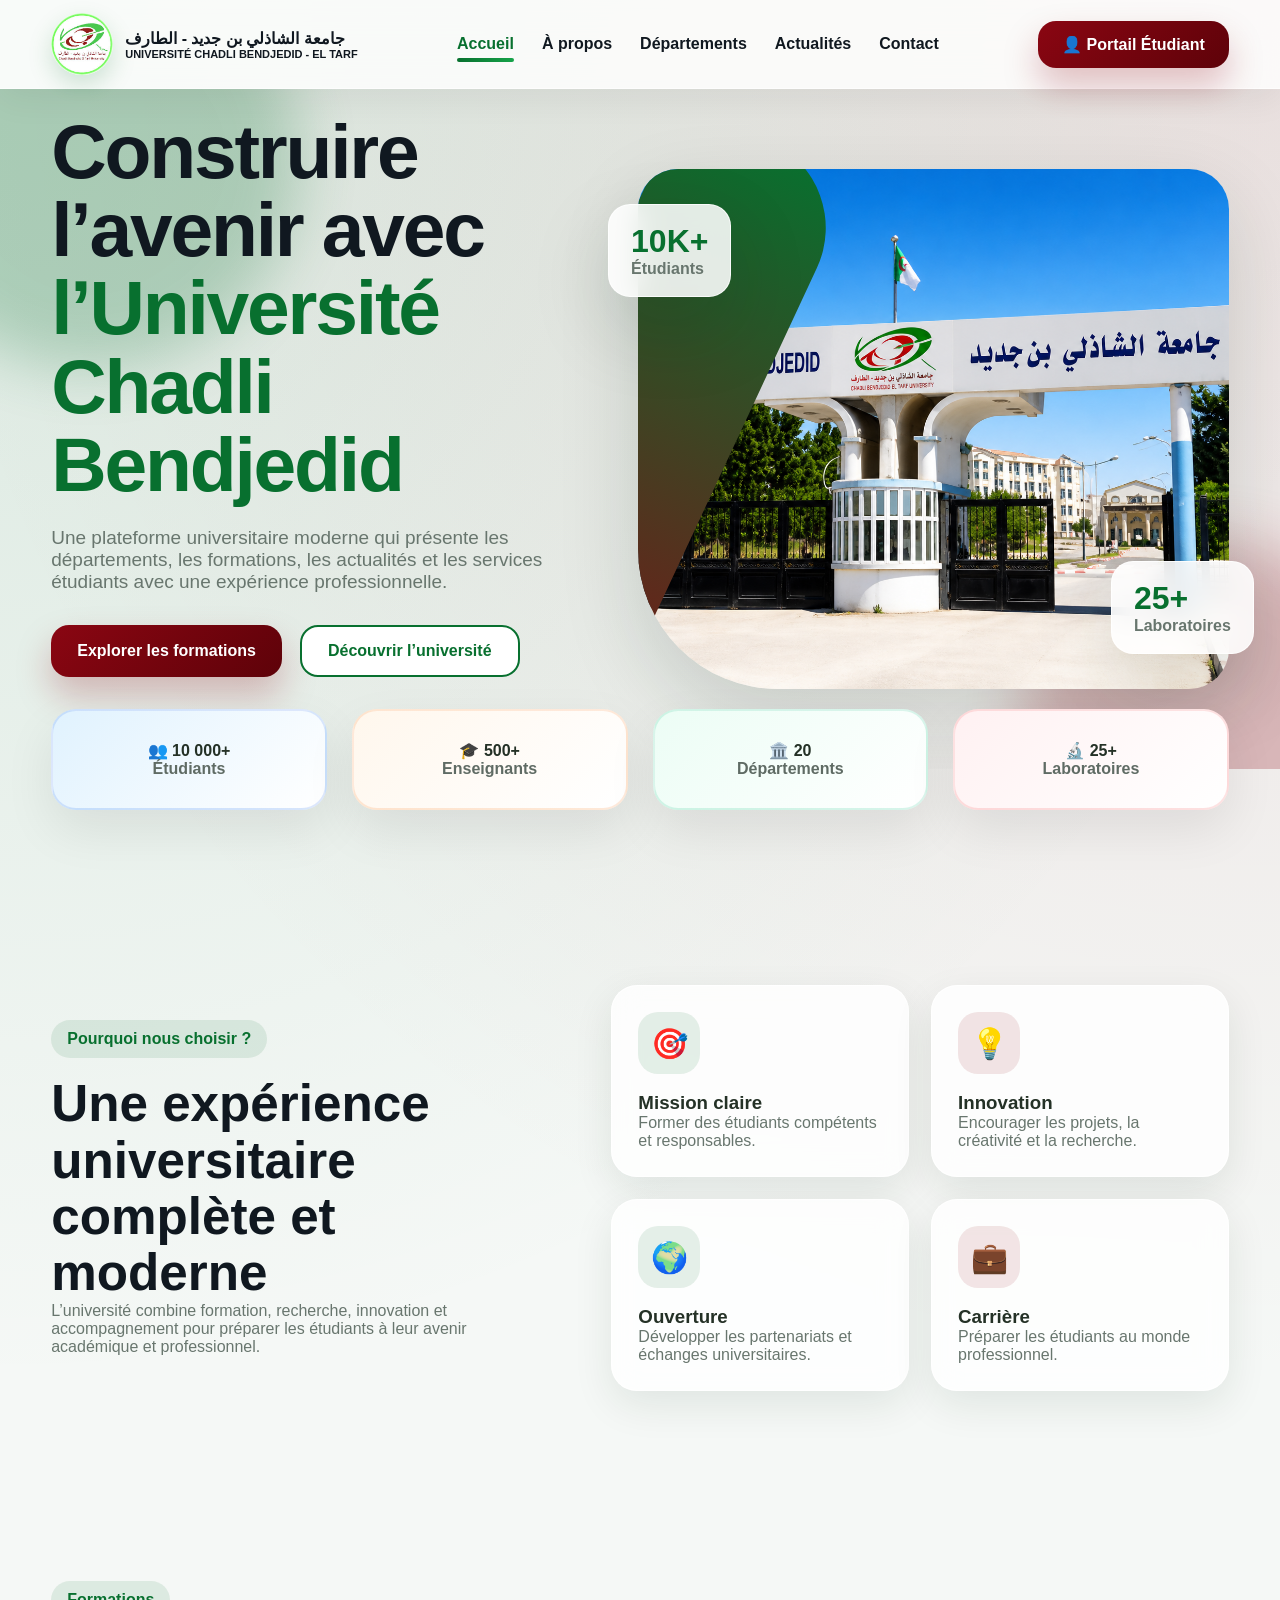
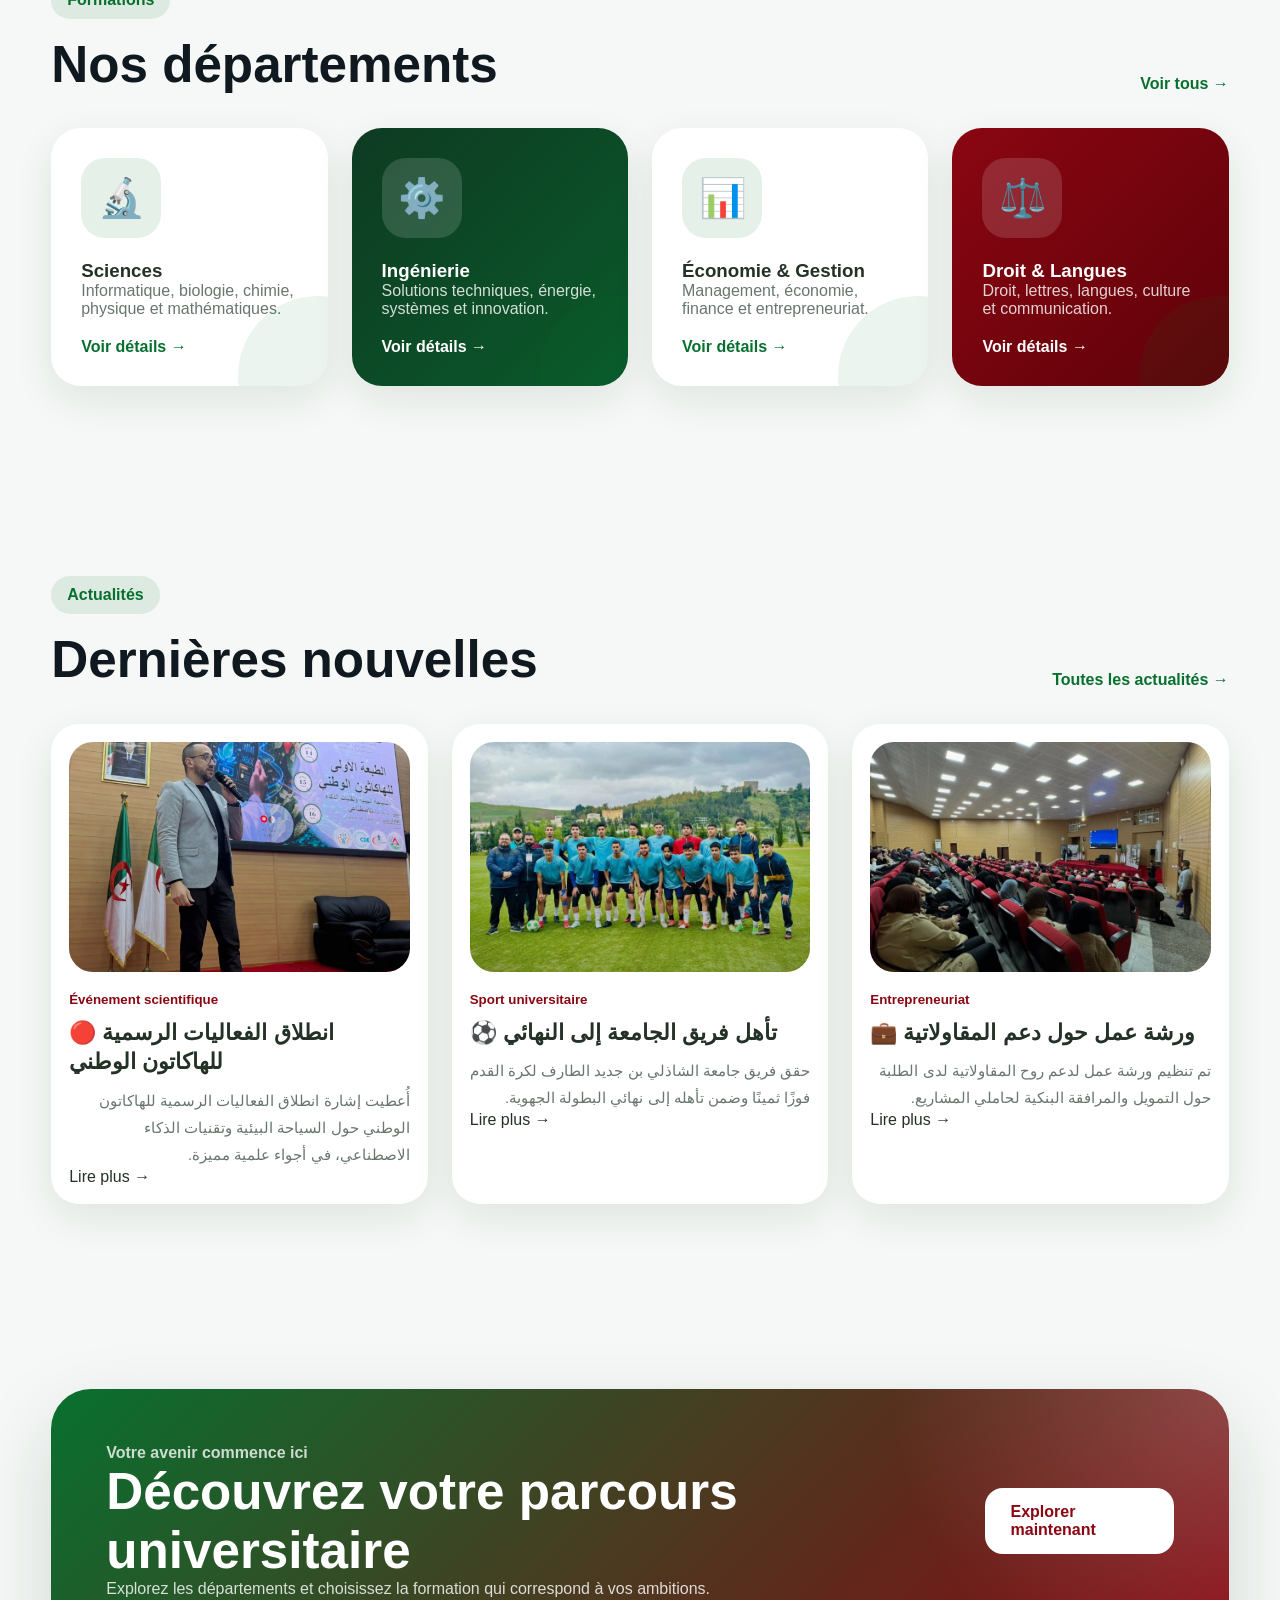
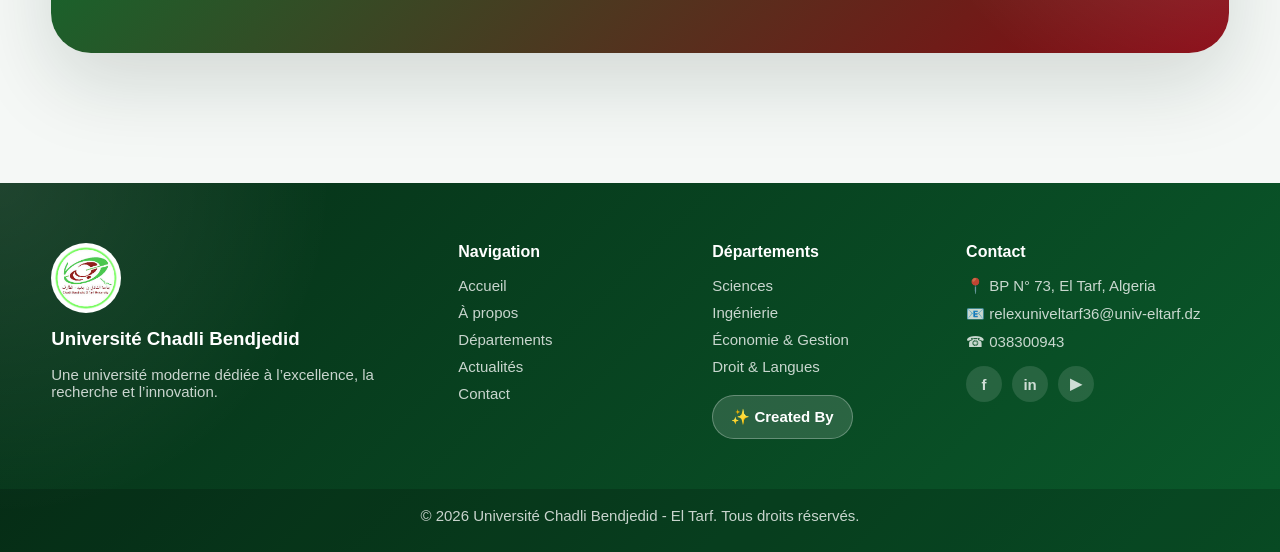
<file: index.html>
<!DOCTYPE html>
<html lang="fr">
<head>
  <meta charset="UTF-8">
  <meta name="viewport" content="width=device-width, initial-scale=1.0">
  <title>Université Chadli Bendjedid - El Tarf</title>
  <link rel="stylesheet" href="Css/style.css">
</head>

<body>

<header class="navbar">
  <div class="container nav-content">
    <a href="index.html" class="brand">
      <img src="Media/Pictures/logo.png" alt="Logo">
      <div>
        <strong>جامعة الشاذلي بن جديد - الطارف</strong>
        <span>UNIVERSITÉ CHADLI BENDJEDID - EL TARF</span>
      </div>
    </a>

    <nav>
      <a class="active" href="index.html">Accueil</a>
      <a href="Html/about.html">À propos</a>
      <a href="Html/departments.html">Départements</a>
      <a href="Html/news.html">Actualités</a>
      <a href="Html/contact.html">Contact</a>
    </nav>

    <a href="Html/portal.php" class="portal-btn">👤 Portail Étudiant</a>
  </div>
</header>

<main>

<section class="hero">
  <div class="blob blob-one"></div>
  <div class="blob blob-two"></div>

  <div class="container hero-grid">

    <div class="hero-text">
      

      <h1>
        Construire l’avenir avec
        <span>l’Université Chadli Bendjedid</span>
      </h1>

      <p>
        Une plateforme universitaire moderne qui présente les départements,
        les formations, les actualités et les services étudiants avec une
        expérience professionnelle.
      </p>

      <div class="hero-actions">
        <a href="Html/departments.html" class="btn primary">Explorer les formations</a>
        <a href="Html/about.html" class="btn secondary">Découvrir l’université</a>
      </div>

      <div class="trust-row">
        <div>✓ Qualité</div>
        <div>✓ Quantité</div>
        <div>✓ Variété</div>
      </div>
    </div>

    <div class="hero-visual">
      <div class="image-card">
        <img src="Media/Pictures/c5f71369-85ed-4efa-8779-0fc9af200cff.png" alt="Campus">
      </div>

      <div class="floating-card top-card">
        <strong>10K+</strong>
        <span>Étudiants</span>
      </div>

      <div class="floating-card bottom-card">
        <strong>25+</strong>
        <span>Laboratoires</span>
      </div>
    </div>

  </div>
</section>

<section class="stats">
  <div class="container stats-grid">
    <div class="stat">
      <span>👥</span>
      <strong>10 000+</strong>
      <p>Étudiants</p>
    </div>

    <div class="stat">
      <span>🎓</span>
      <strong>500+</strong>
      <p>Enseignants</p>
    </div>

    <div class="stat">
      <span>🏛️</span>
      <strong>20</strong>
      <p>Départements</p>
    </div>

    <div class="stat">
      <span>🔬</span>
      <strong>25+</strong>
      <p>Laboratoires</p>
    </div>
  </div>
</section>

<section class="section excellence">
  <div class="container excellence-grid">
    <div>
      <span class="label">Pourquoi nous choisir ?</span>
      <h2>Une expérience universitaire complète et moderne</h2>
      <p>
        L’université combine formation, recherche, innovation et accompagnement
        pour préparer les étudiants à leur avenir académique et professionnel.
      </p>
    </div>

    <div class="features">
      <div class="feature">
        <div class="icon">🎯</div>
        <h3>Mission claire</h3>
        <p>Former des étudiants compétents et responsables.</p>
      </div>

      <div class="feature">
        <div class="icon red">💡</div>
        <h3>Innovation</h3>
        <p>Encourager les projets, la créativité et la recherche.</p>
      </div>

      <div class="feature">
        <div class="icon">🌍</div>
        <h3>Ouverture</h3>
        <p>Développer les partenariats et échanges universitaires.</p>
      </div>

      <div class="feature">
        <div class="icon red">💼</div>
        <h3>Carrière</h3>
        <p>Préparer les étudiants au monde professionnel.</p>
      </div>
    </div>
  </div>
</section>

<section class="section departments">
  <div class="container">
    <div class="section-head">
      <div>
        <span class="label">Formations</span>
        <h2>Nos départements</h2>
      </div>
      <a href="Html/departments.html">Voir tous →</a>
    </div>

    <div class="dept-grid">
      <a href="Html/departments.html" class="dept-card">
        <div class="dept-icon">🔬</div>
        <h3>Sciences</h3>
        <p>Informatique, biologie, chimie, physique et mathématiques.</p>
        <span>Voir détails →</span>
      </a>

      <a href="Html/departments.html" class="dept-card dark">
        <div class="dept-icon">⚙️</div>
        <h3>Ingénierie</h3>
        <p>Solutions techniques, énergie, systèmes et innovation.</p>
        <span>Voir détails →</span>
      </a>

      <a href="Html/departments.html" class="dept-card">
        <div class="dept-icon">📊</div>
        <h3>Économie & Gestion</h3>
        <p>Management, économie, finance et entrepreneuriat.</p>
        <span>Voir détails →</span>
      </a>

      <a href="Html/departments.html" class="dept-card red">
        <div class="dept-icon">⚖️</div>
        <h3>Droit & Langues</h3>
        <p>Droit, lettres, langues, culture et communication.</p>
        <span>Voir détails →</span>
      </a>
    </div>
  </div>
</section>

<section class="section news">
  <div class="container">

    <div class="section-head">
      <div>
        <span class="label">Actualités</span>
        <h2>Dernières nouvelles</h2>
      </div>

      <a href="Html/news.html">Toutes les actualités →</a>
    </div>

    <div class="news-grid">

      <article class="news-card real-news green-card">
        <div class="news-photo">
          <img src="Media/Pictures/1776253156778.jpg" alt="Hackathon national">
        </div>

        <small>Événement scientifique</small>
        <h3>🔴 انطلاق الفعاليات الرسمية للهاكاتون الوطني</h3>

        <p dir="rtl">
          أُعطيت إشارة انطلاق الفعاليات الرسمية للهاكاتون الوطني حول السياحة البيئية
          وتقنيات الذكاء الاصطناعي، في أجواء علمية مميزة.
        </p>

        <a href="Html/news.html">Lire plus →</a>
      </article>

      <article class="news-card real-news red-card">
        <div class="news-photo">
          <img src="Media/Pictures/1776202687885.jpg" alt="Équipe football">
        </div>

        <small>Sport universitaire</small>
        <h3>⚽ تأهل فريق الجامعة إلى النهائي</h3>

        <p dir="rtl">
          حقق فريق جامعة الشاذلي بن جديد الطارف لكرة القدم فوزًا ثمينًا وضمن تأهله
          إلى نهائي البطولة الجهوية.
        </p>

        <a href="Html/news.html">Lire plus →</a>
      </article>

      <article class="news-card real-news gold-card">
        <div class="news-photo">
          <img src="Media/Pictures/1776174329134.jpg" alt="Atelier entrepreneuriat">
        </div>

        <small>Entrepreneuriat</small>
        <h3>💼 ورشة عمل حول دعم المقاولاتية</h3>

        <p dir="rtl">
          تم تنظيم ورشة عمل لدعم روح المقاولاتية لدى الطلبة حول التمويل والمرافقة
          البنكية لحاملي المشاريع.
        </p>

        <a href="Html/news.html">Lire plus →</a>
      </article>

    </div>

  </div>
</section>

<section class="cta">
  <div class="container cta-box">
    <div>
      <span>Votre avenir commence ici</span>
      <h2>Découvrez votre parcours universitaire</h2>
      <p>Explorez les départements et choisissez la formation qui correspond à vos ambitions.</p>
    </div>

    <a href="Html/departments.html" class="btn light">Explorer maintenant</a>
  </div>
</section>

</main>

<footer class="footer">
  <div class="container footer-grid">

    <div class="footer-brand">
      <img src="Media/Pictures/logo.png" alt="Logo">
      <h3>Université Chadli Bendjedid</h3>
      <p>Une université moderne dédiée à l’excellence, la recherche et l’innovation.</p>
    </div>

    <div>
      <h4>Navigation</h4>
      <a href="index.html">Accueil</a>
      <a href="Html/about.html">À propos</a>
      <a href="Html/departments.html">Départements</a>
      <a href="Html/news.html">Actualités</a>
      <a href="Html/contact.html">Contact</a>
    </div>

    <div>
      <h4>Départements</h4>
      <a href="Html/departments.html">Sciences</a>
      <a href="Html/departments.html">Ingénierie</a>
      <a href="Html/departments.html">Économie & Gestion</a>
      <a href="Html/departments.html">Droit & Langues</a>
      <a href="Html/creators.html" class="created-btn">✨ Created By</a>
    </div>

    <div>
      <h4>Contact</h4>
      <p>📍 BP N° 73, El Tarf, Algeria</p>
      <p>📧 relexuniveltarf36@univ-eltarf.dz</p>
      <p>☎ 038300943</p>

      <div class="socials">
        <span><a href="https://www.facebook.com/UcbetOfficial" target="_blank">f</a></span>
        <span><a href="https://www.linkedin.com/company/universit%C3%A9-chadli-bendjedid-el-tarf" target="_blank">in</a></span>
        <span><a href="https://www.youtube.com/@universitechadlibendjedid-3746/featured" target="_blank">▶</a></span>
      </div>
    </div>

  </div>

  <div class="footer-bottom">
    <p>© 2026 Université Chadli Bendjedid - El Tarf. Tous droits réservés.</p>
  </div>
</footer>

</body>
</html>
</file>
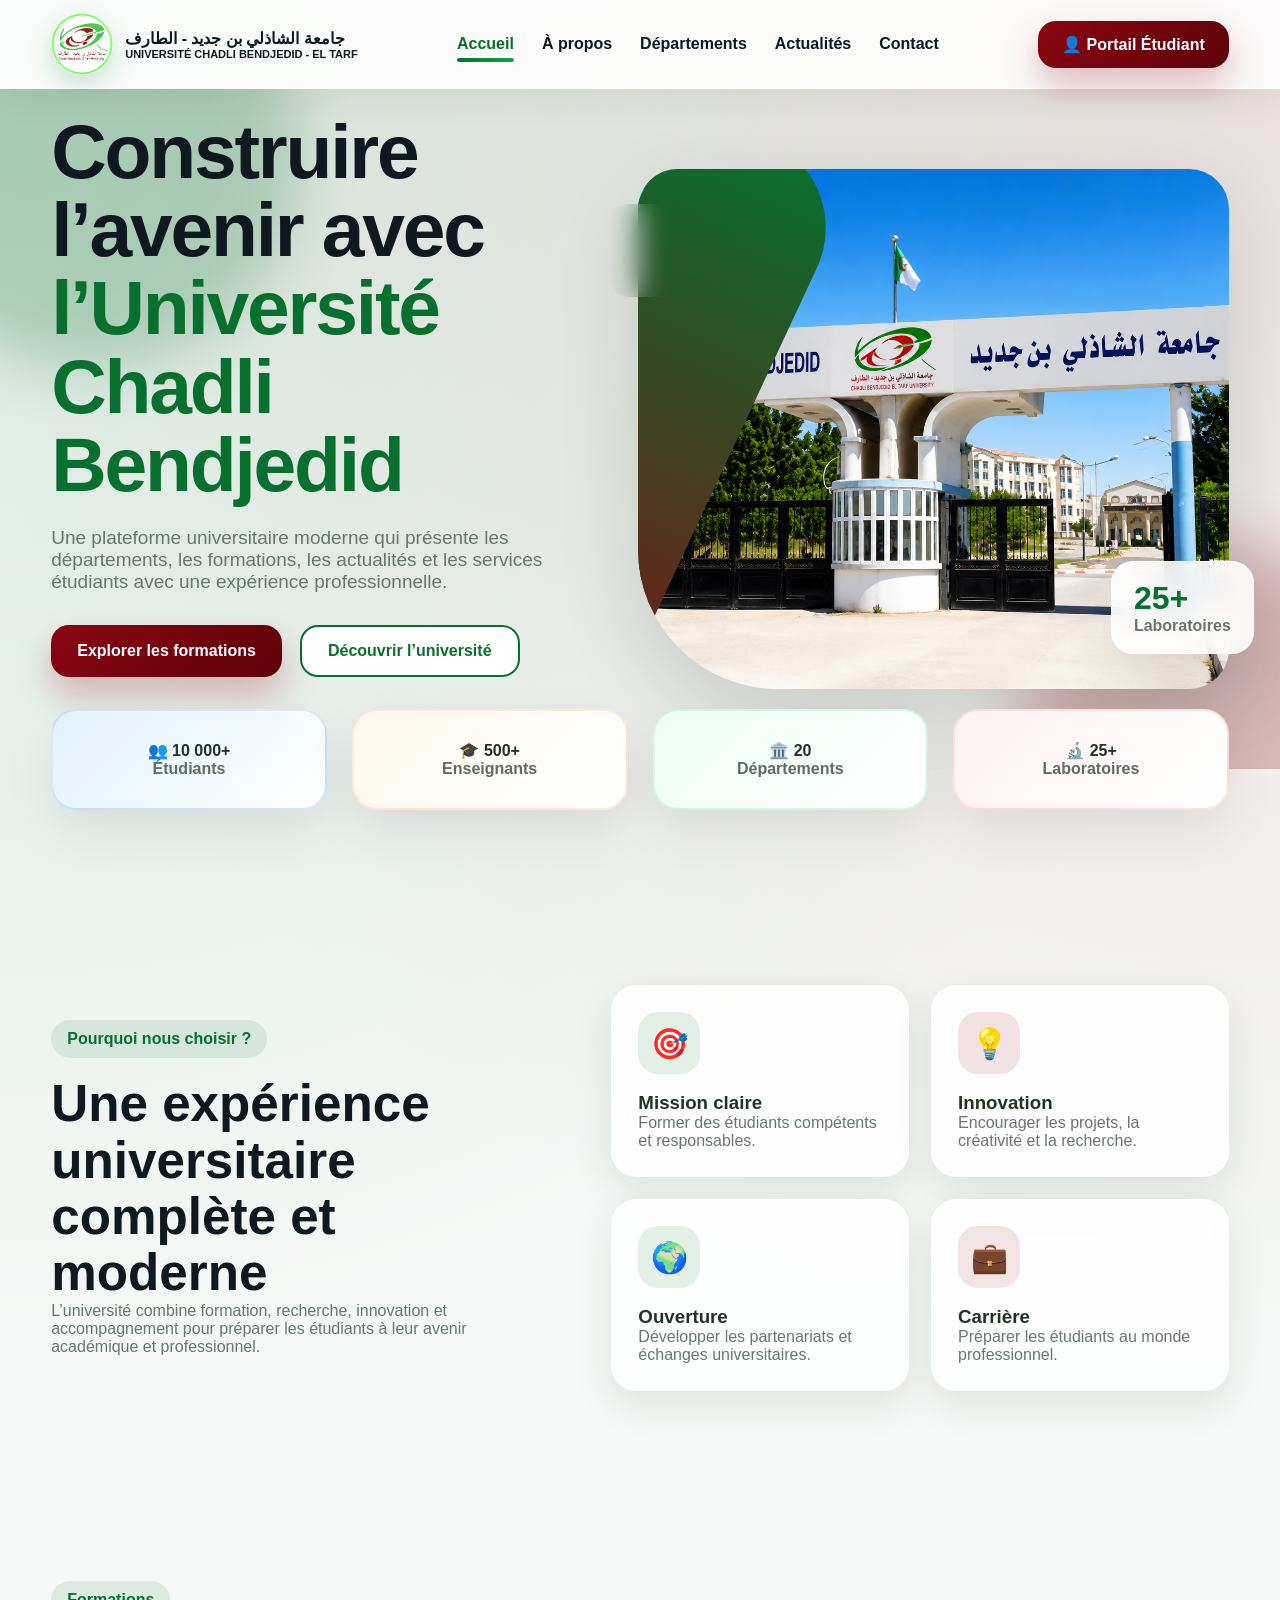
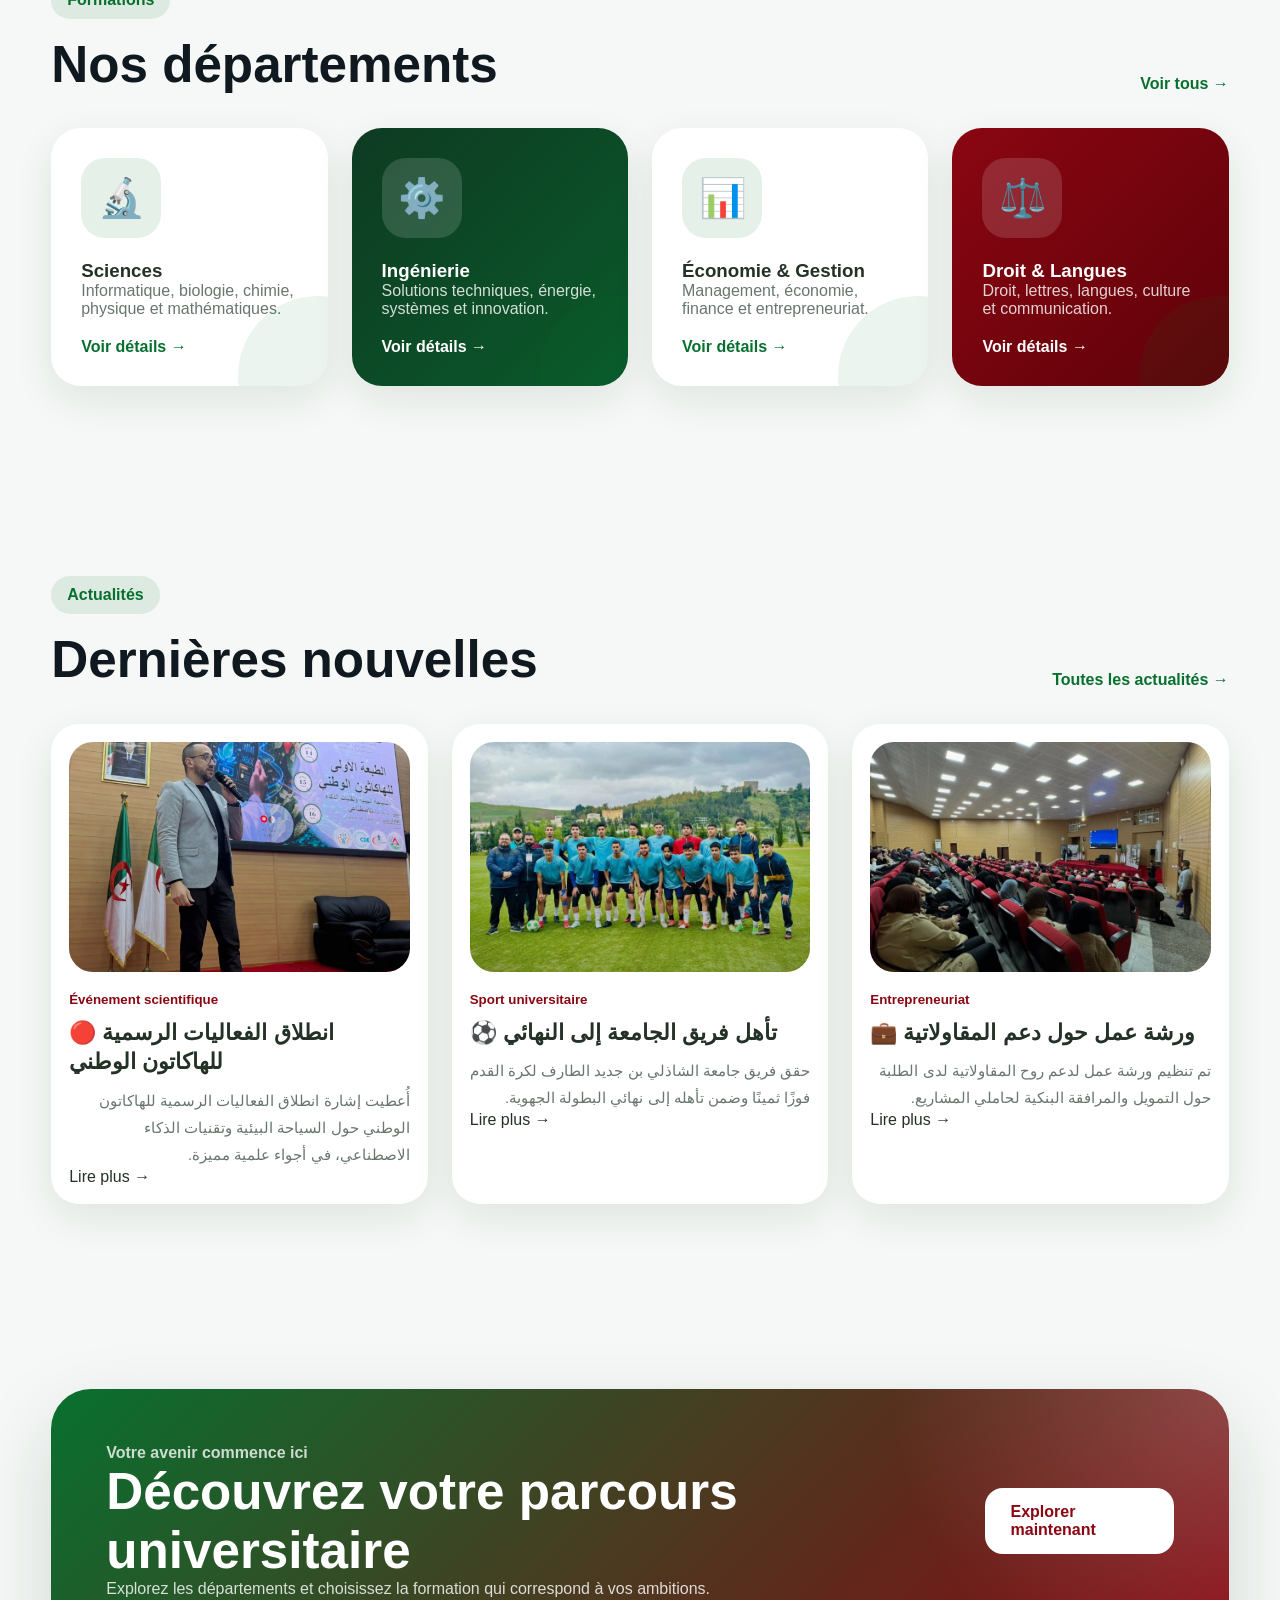
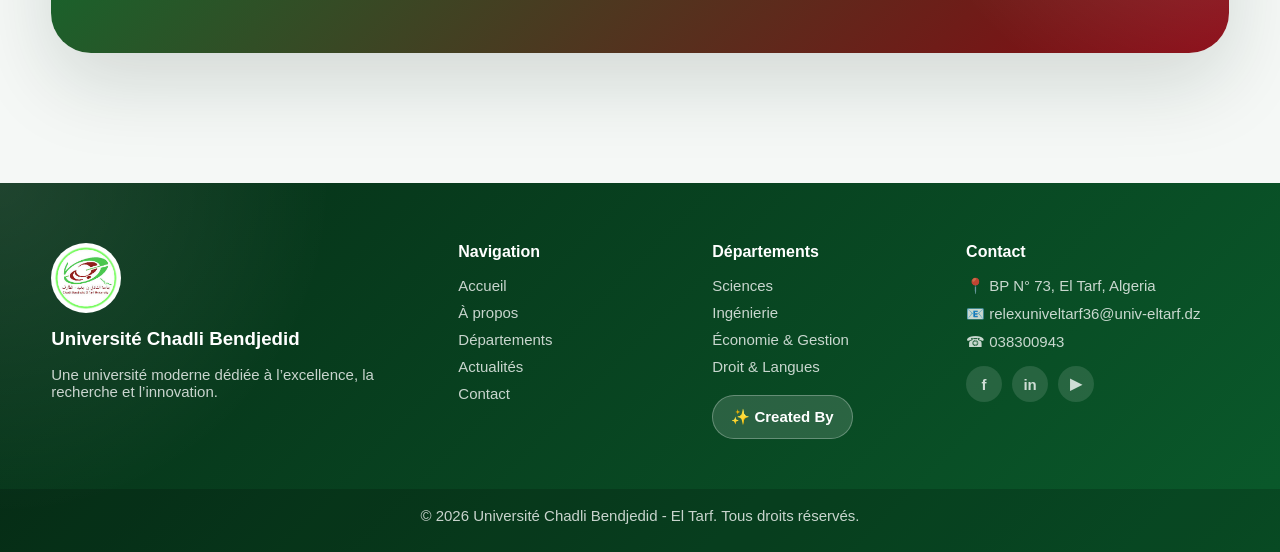
<file: Html/index.html>
<!DOCTYPE html>
<html lang="fr">
<head>
  <meta charset="UTF-8">
  <meta name="viewport" content="width=device-width, initial-scale=1.0">
  <title>Université Chadli Bendjedid - El Tarf</title>
  <link rel="stylesheet" href="/Css/style.css">
</head>

<body>

<header class="navbar">
  <div class="container nav-content">
    <a href="index.html" class="brand">
      <img src="/Media/Pictures/logo.png" alt="Logo">
      <div>
        <strong>جامعة الشاذلي بن جديد - الطارف</strong>
        <span>UNIVERSITÉ CHADLI BENDJEDID - EL TARF</span>
      </div>
    </a>

    <nav>
      <a class="active" href="index.html">Accueil</a>
      <a href="/Html/about.html">À propos</a>
      <a href="/Html/departments.html">Départements</a>
      <a href="/Html/news.html">Actualités</a>
      <a href="/Html/contact.html">Contact</a>
    </nav>

    <a href="/Html/portal.php" class="portal-btn">👤 Portail Étudiant</a>
  </div>
</header>

<main>

<section class="hero">
  <div class="blob blob-one"></div>
  <div class="blob blob-two"></div>

  <div class="container hero-grid">

    <div class="hero-text">
      

      <h1>
        Construire l’avenir avec
        <span>l’Université Chadli Bendjedid</span>
      </h1>

      <p>
        Une plateforme universitaire moderne qui présente les départements,
        les formations, les actualités et les services étudiants avec une
        expérience professionnelle.
      </p>

      <div class="hero-actions">
        <a href="/Html/departments.html" class="btn primary">Explorer les formations</a>
        <a href="/Html/about.html" class="btn secondary">Découvrir l’université</a>
      </div>

      <div class="trust-row">
        <div>✓ Qualité</div>
        <div>✓ Quantité</div>
        <div>✓ Variété</div>
      </div>
    </div>

    <div class="hero-visual">
      <div class="image-card">
        <img src="/Media/Pictures/c5f71369-85ed-4efa-8779-0fc9af200cff.png" alt="Campus">
      </div>

      <div class="floating-card top-card">
        <strong>10K+</strong>
        <span>Étudiants</span>
      </div>

      <div class="floating-card bottom-card">
        <strong>25+</strong>
        <span>Laboratoires</span>
      </div>
    </div>

  </div>
</section>

<section class="stats">
  <div class="container stats-grid">
    <div class="stat">
      <span>👥</span>
      <strong>10 000+</strong>
      <p>Étudiants</p>
    </div>

    <div class="stat">
      <span>🎓</span>
      <strong>500+</strong>
      <p>Enseignants</p>
    </div>

    <div class="stat">
      <span>🏛️</span>
      <strong>20</strong>
      <p>Départements</p>
    </div>

    <div class="stat">
      <span>🔬</span>
      <strong>25+</strong>
      <p>Laboratoires</p>
    </div>
  </div>
</section>

<section class="section excellence">
  <div class="container excellence-grid">
    <div>
      <span class="label">Pourquoi nous choisir ?</span>
      <h2>Une expérience universitaire complète et moderne</h2>
      <p>
        L’université combine formation, recherche, innovation et accompagnement
        pour préparer les étudiants à leur avenir académique et professionnel.
      </p>
    </div>

    <div class="features">
      <div class="feature">
        <div class="icon">🎯</div>
        <h3>Mission claire</h3>
        <p>Former des étudiants compétents et responsables.</p>
      </div>

      <div class="feature">
        <div class="icon red">💡</div>
        <h3>Innovation</h3>
        <p>Encourager les projets, la créativité et la recherche.</p>
      </div>

      <div class="feature">
        <div class="icon">🌍</div>
        <h3>Ouverture</h3>
        <p>Développer les partenariats et échanges universitaires.</p>
      </div>

      <div class="feature">
        <div class="icon red">💼</div>
        <h3>Carrière</h3>
        <p>Préparer les étudiants au monde professionnel.</p>
      </div>
    </div>
  </div>
</section>

<section class="section departments">
  <div class="container">
    <div class="section-head">
      <div>
        <span class="label">Formations</span>
        <h2>Nos départements</h2>
      </div>
      <a href="/Html/departments.html">Voir tous →</a>
    </div>

    <div class="dept-grid">
      <a href="departments.html" class="dept-card">
        <div class="dept-icon">🔬</div>
        <h3>Sciences</h3>
        <p>Informatique, biologie, chimie, physique et mathématiques.</p>
        <span>Voir détails →</span>
      </a>

      <a href="departments.html" class="dept-card dark">
        <div class="dept-icon">⚙️</div>
        <h3>Ingénierie</h3>
        <p>Solutions techniques, énergie, systèmes et innovation.</p>
        <span>Voir détails →</span>
      </a>

      <a href="departments.html" class="dept-card">
        <div class="dept-icon">📊</div>
        <h3>Économie & Gestion</h3>
        <p>Management, économie, finance et entrepreneuriat.</p>
        <span>Voir détails →</span>
      </a>

      <a href="departments.html" class="dept-card red">
        <div class="dept-icon">⚖️</div>
        <h3>Droit & Langues</h3>
        <p>Droit, lettres, langues, culture et communication.</p>
        <span>Voir détails →</span>
      </a>
    </div>
  </div>
</section>

<section class="section news">
  <div class="container">

    <div class="section-head">
      <div>
        <span class="label">Actualités</span>
        <h2>Dernières nouvelles</h2>
      </div>

      <a href="Html/news.html">Toutes les actualités →</a>
    </div>

    <div class="news-grid">

      <article class="news-card real-news green-card">
        <div class="news-photo">
          <img src="/Media/Pictures/1776253156778.jpg" alt="Hackathon national">
        </div>

        <small>Événement scientifique</small>
        <h3>🔴 انطلاق الفعاليات الرسمية للهاكاتون الوطني</h3>

        <p dir="rtl">
          أُعطيت إشارة انطلاق الفعاليات الرسمية للهاكاتون الوطني حول السياحة البيئية
          وتقنيات الذكاء الاصطناعي، في أجواء علمية مميزة.
        </p>

        <a href="news.html">Lire plus →</a>
      </article>

      <article class="news-card real-news red-card">
        <div class="news-photo">
          <img src="/Media/Pictures/1776202687885.jpg" alt="Équipe football">
        </div>

        <small>Sport universitaire</small>
        <h3>⚽ تأهل فريق الجامعة إلى النهائي</h3>

        <p dir="rtl">
          حقق فريق جامعة الشاذلي بن جديد الطارف لكرة القدم فوزًا ثمينًا وضمن تأهله
          إلى نهائي البطولة الجهوية.
        </p>

        <a href="/Html/news.html">Lire plus →</a>
      </article>

      <article class="news-card real-news gold-card">
        <div class="news-photo">
          <img src="/Media/Pictures/1776174329134.jpg" alt="Atelier entrepreneuriat">
        </div>

        <small>Entrepreneuriat</small>
        <h3>💼 ورشة عمل حول دعم المقاولاتية</h3>

        <p dir="rtl">
          تم تنظيم ورشة عمل لدعم روح المقاولاتية لدى الطلبة حول التمويل والمرافقة
          البنكية لحاملي المشاريع.
        </p>

        <a href="Html/news.html">Lire plus →</a>
      </article>

    </div>

  </div>
</section>

<section class="cta">
  <div class="container cta-box">
    <div>
      <span>Votre avenir commence ici</span>
      <h2>Découvrez votre parcours universitaire</h2>
      <p>Explorez les départements et choisissez la formation qui correspond à vos ambitions.</p>
    </div>

    <a href="/Html/departments.html" class="btn light">Explorer maintenant</a>
  </div>
</section>

</main>

<footer class="footer">
  <div class="container footer-grid">

    <div class="footer-brand">
      <img src="/Media/Pictures/logo.png" alt="Logo">
      <h3>Université Chadli Bendjedid</h3>
      <p>Une université moderne dédiée à l’excellence, la recherche et l’innovation.</p>
    </div>

    <div>
      <h4>Navigation</h4>
      <a href="index.html">Accueil</a>
      <a href="/Html/about.html">À propos</a>
      <a href="/Html/departments.html">Départements</a>
      <a href="/Html/news.html">Actualités</a>
      <a href="/Html/contact.html">Contact</a>
    </div>

    <div>
      <h4>Départements</h4>
      <a href="departments.html">Sciences</a>
      <a href="departments.html">Ingénierie</a>
      <a href="departments.html">Économie & Gestion</a>
      <a href="departments.html">Droit & Langues</a>
      <a href="creators.html" class="created-btn">✨ Created By</a>
    </div>

    <div>
      <h4>Contact</h4>
      <p>📍 BP N° 73, El Tarf, Algeria</p>
      <p>📧 relexuniveltarf36@univ-eltarf.dz</p>
      <p>☎ 038300943</p>

      <div class="socials">
        <span><a href="https://www.facebook.com/UcbetOfficial" target="_blank">f</a></span>
        <span><a href="https://www.linkedin.com/company/universit%C3%A9-chadli-bendjedid-el-tarf" target="_blank">in</a></span>
        <span><a href="https://www.youtube.com/@universitechadlibendjedid-3746/featured" target="_blank">▶</a></span>
      </div>
    </div>

  </div>

  <div class="footer-bottom">
    <p>© 2026 Université Chadli Bendjedid - El Tarf. Tous droits réservés.</p>
  </div>
</footer>

</body>
</html>
</file>
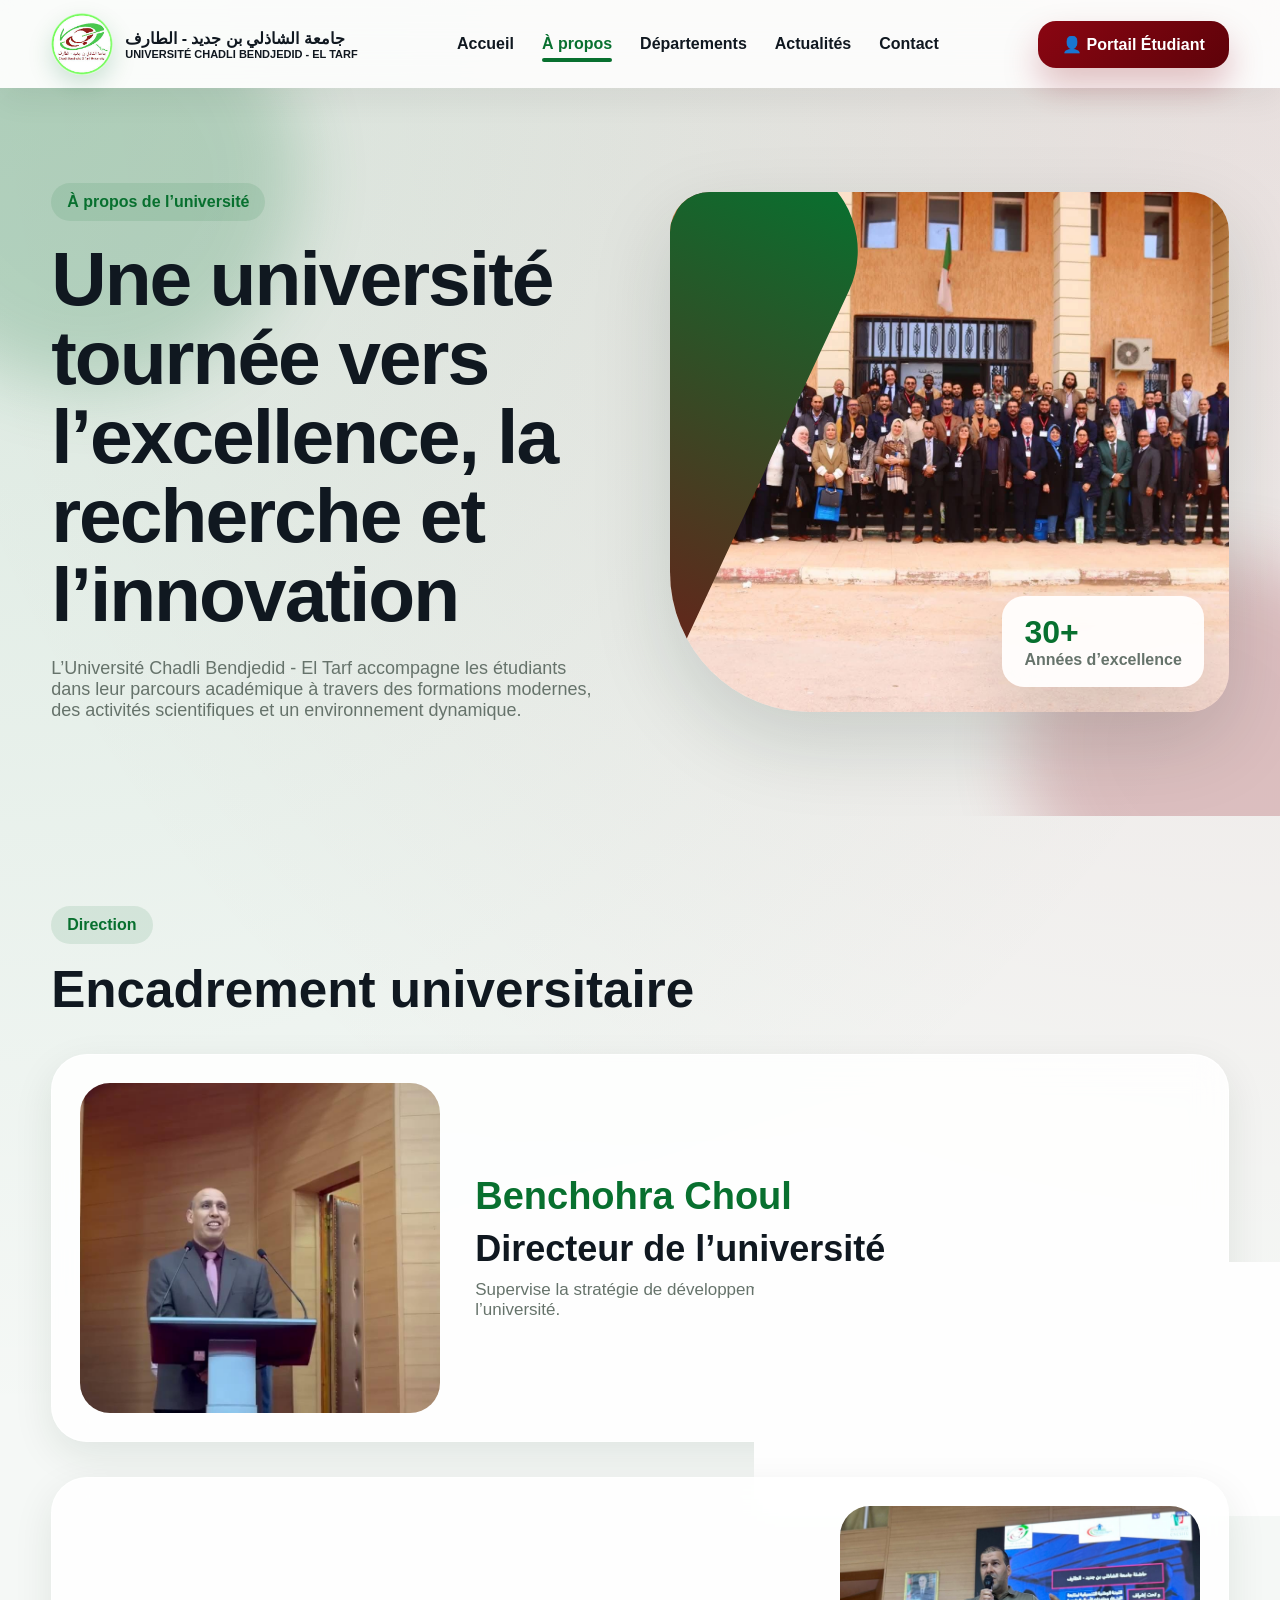
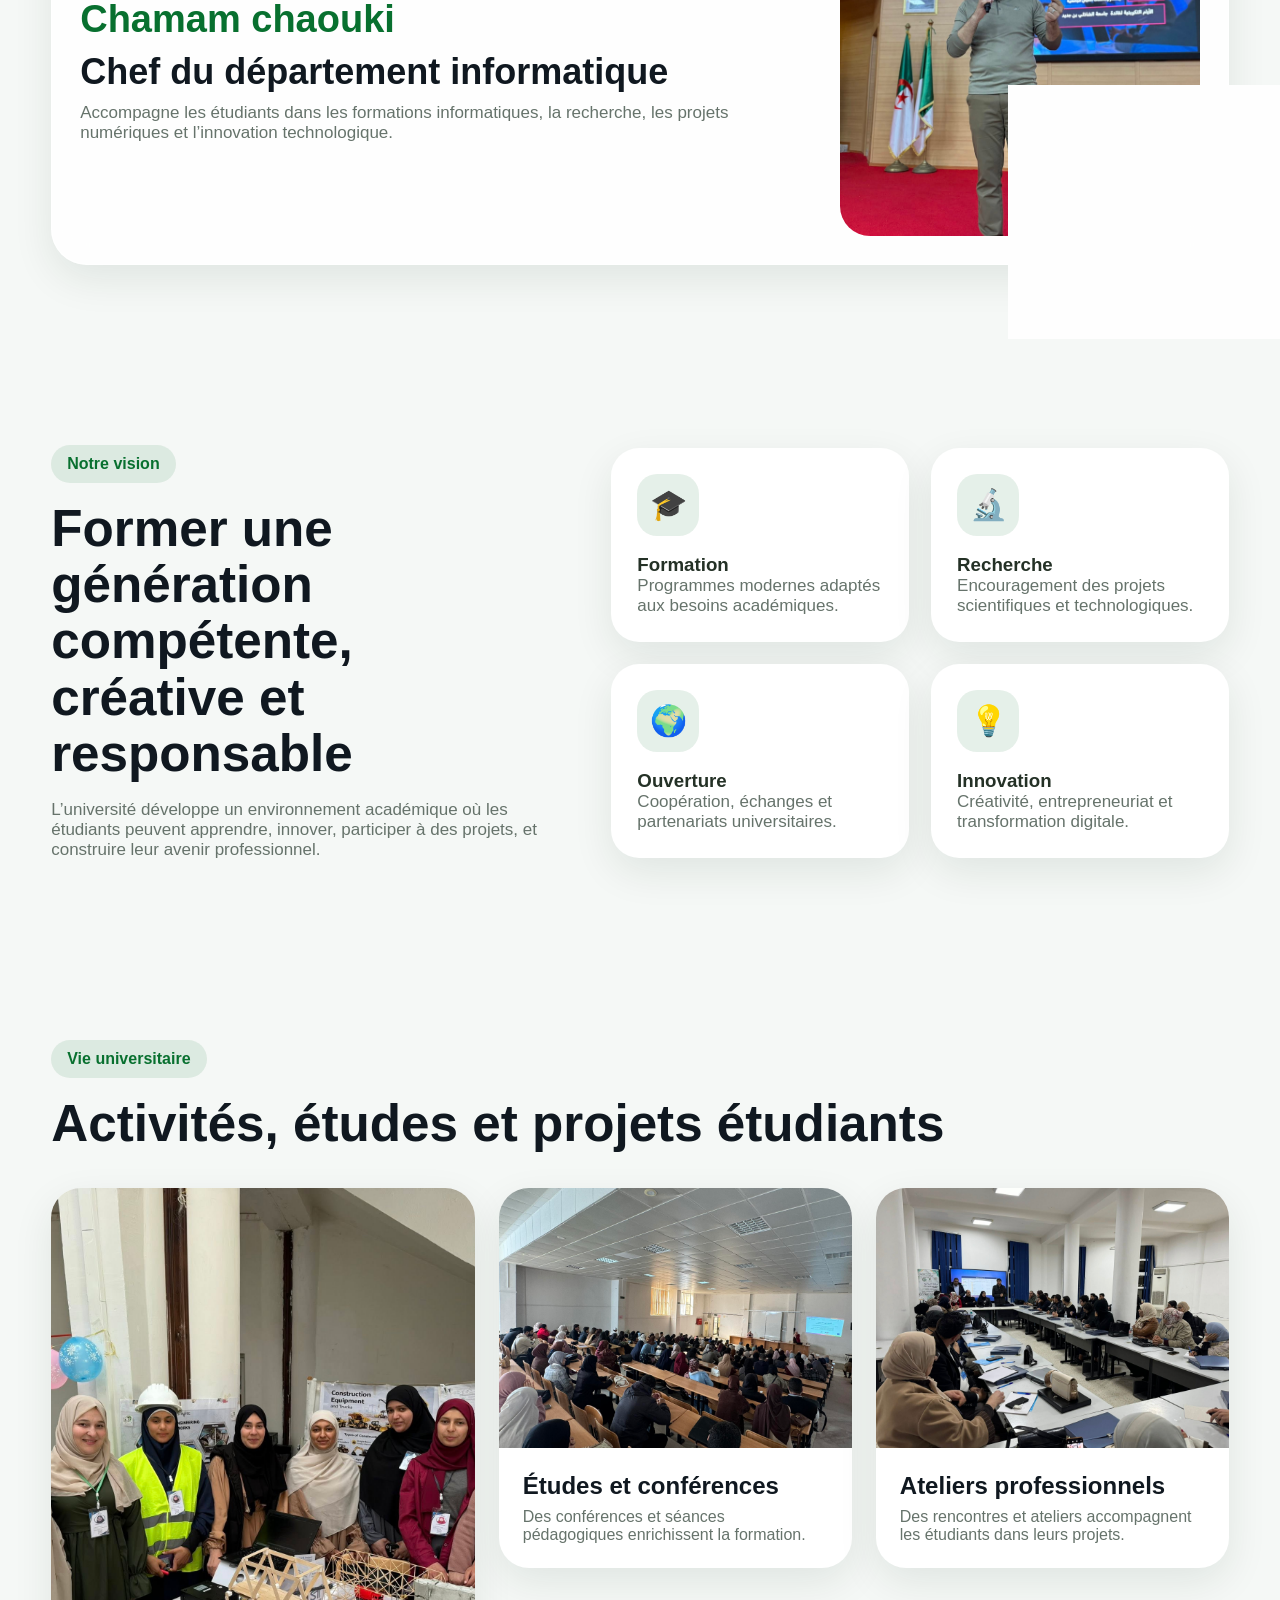
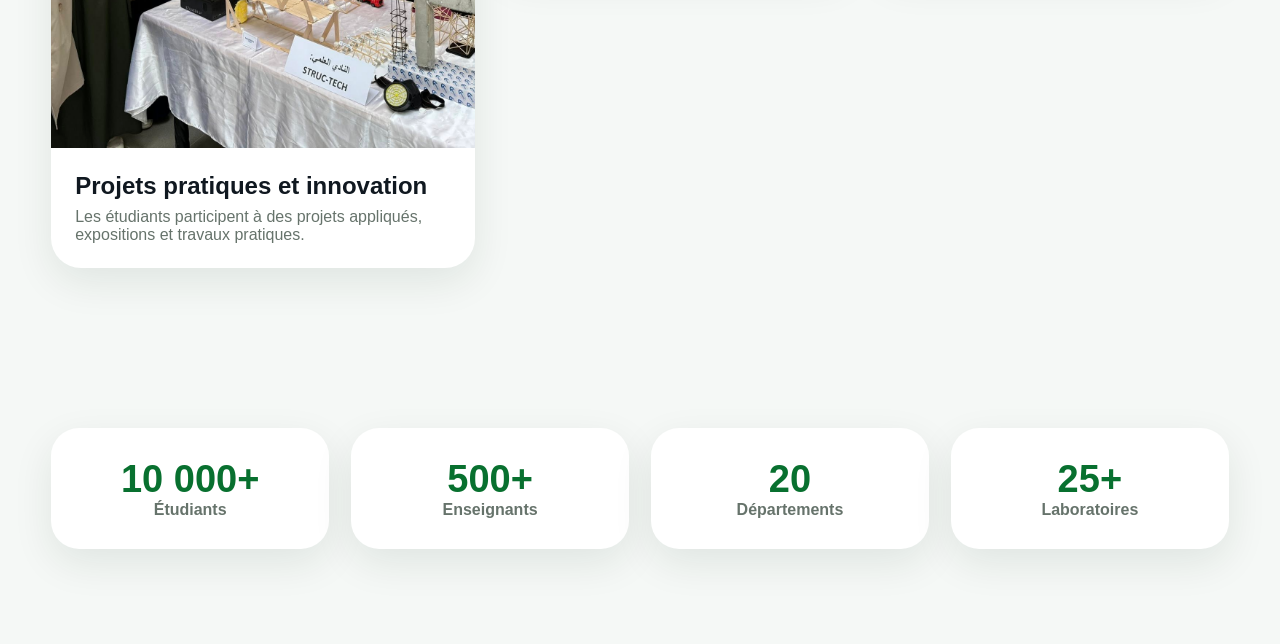
<file: Html/about.html>
<!DOCTYPE html>
<html lang="fr">
<head>
  <meta charset="UTF-8">
  <meta name="viewport" content="width=device-width, initial-scale=1.0">
  <title>À propos | Université Chadli Bendjedid</title>
  <link rel="stylesheet" href="../Css/about.css">
</head>

<body>

<header class="header">
  <div class="container nav">
    <a href="../index.html" class="brand">
      <img src="../Media/Pictures/logo.png" alt="Logo">
      <div>
        <strong>جامعة الشاذلي بن جديد - الطارف</strong>
        <span>UNIVERSITÉ CHADLI BENDJEDID - EL TARF</span>
      </div>
    </a>

    <nav class="menu">
      <a href="index.html">Accueil</a>
      <a href="about.html" class="active">À propos</a>
      <a href="departments.html">Départements</a>
      <a href="news.html">Actualités</a>
      <a href="contact.html">Contact</a>
    </nav>

    <a href="/Html/portal.php" class="portal-btn">👤 Portail Étudiant</a>
  </div>
</header>

<main>

<section class="about-hero">
  <div class="blob green"></div>
  <div class="blob red"></div>

  <div class="container hero-grid">
    <div>
      <span class="tag">À propos de l’université</span>
      <h1>Une université tournée vers l’excellence, la recherche et l’innovation</h1>
      <p>
        L’Université Chadli Bendjedid - El Tarf accompagne les étudiants dans leur parcours académique
        à travers des formations modernes, des activités scientifiques et un environnement dynamique.
      </p>
    </div>

    <div class="hero-image">
      <img src="../Media/Pictures/e.jpg" alt="Activité universitaire">
      <div class="floating-box">
        <strong>30+</strong>
        <span>Années d’excellence</span>
      </div>
    </div>
  </div>
</section>

<section class="leaders-section">
  <div class="container">
    <div class="section-title">
      <span class="tag">Direction</span>
      <h2>Encadrement universitaire</h2>
    </div>

    <div class="leaders-grid">

      <div class="leader-profile">
        <div class="leader-photo">
          <img src="../Media/Pictures/maxresdefault.jpg" alt="Directeur de l'université">
        </div>
        <div class="leader-info">
          <span class="dg">Benchohra Choul</span>
          <h3>Directeur de l’université</h3>
          <p>
            Supervise la stratégie de développement, la qualité académique et les projets
            scientifiques de l’université.
          </p>
        </div>
      </div>

      <div class="leader-profile reverse">
        <div class="leader-photo">
          <img src="../Media/Pictures/chmam.jpg" alt="Chef département informatique">
        </div>
        <div class="leader-info">
          <span class="dg">Chamam chaouki</span>
          <h3>Chef du département informatique</h3>
          <p>
            Accompagne les étudiants dans les formations informatiques, la recherche,
            les projets numériques et l’innovation technologique.
          </p>
        </div>
      </div>

    </div>
  </div>
</section>

<section class="mission-section">
  <div class="container mission-grid">

    <div>
      <span class="tag">Notre vision</span>
      <h2>Former une génération compétente, créative et responsable</h2>
      <p>
        L’université développe un environnement académique où les étudiants peuvent apprendre,
        innover, participer à des projets, et construire leur avenir professionnel.
      </p>
    </div>

    <div class="mission-cards">
      <div class="mission-card">
        <span>🎓</span>
        <h3>Formation</h3>
        <p>Programmes modernes adaptés aux besoins académiques.</p>
      </div>

      <div class="mission-card">
        <span>🔬</span>
        <h3>Recherche</h3>
        <p>Encouragement des projets scientifiques et technologiques.</p>
      </div>

      <div class="mission-card">
        <span>🌍</span>
        <h3>Ouverture</h3>
        <p>Coopération, échanges et partenariats universitaires.</p>
      </div>

      <div class="mission-card">
        <span>💡</span>
        <h3>Innovation</h3>
        <p>Créativité, entrepreneuriat et transformation digitale.</p>
      </div>
    </div>

  </div>
</section>

<section class="activities-section">
  <div class="container">
    <div class="section-title row">
      <div>
        <span class="tag">Vie universitaire</span>
        <h2>Activités, études et projets étudiants</h2>
      </div>
    </div>

    <div class="activity-grid">

      <div class="activity-card big">
        <img src="../Media/Pictures/Proj.jpg" alt="Projet étudiant">
        <div>
          <h3>Projets pratiques et innovation</h3>
          <p>Les étudiants participent à des projets appliqués, expositions et travaux pratiques.</p>
        </div>
      </div>

      <div class="activity-card">
        <img src="../Media/Pictures/Cour.jpg" alt="Cours universitaire">
        <div>
          <h3>Études et conférences</h3>
          <p>Des conférences et séances pédagogiques enrichissent la formation.</p>
        </div>
      </div>

      <div class="activity-card">
        <img src="../Media/Pictures/Alt.jpg" alt="Réunion universitaire">
        <div>
          <h3>Ateliers professionnels</h3>
          <p>Des rencontres et ateliers accompagnent les étudiants dans leurs projets.</p>
        </div>
      </div>

    </div>
  </div>
</section>

<section class="stats-section">
  <div class="container stats-grid">
    <div class="stat">
      <strong>10 000+</strong>
      <span>Étudiants</span>
    </div>
    <div class="stat">
      <strong>500+</strong>
      <span>Enseignants</span>
    </div>
    <div class="stat">
      <strong>20</strong>
      <span>Départements</span>
    </div>
    <div class="stat">
      <strong>25+</strong>
      <span>Laboratoires</span>
    </div>
  </div>
</section>

</main>



</body>
</html>
</file>
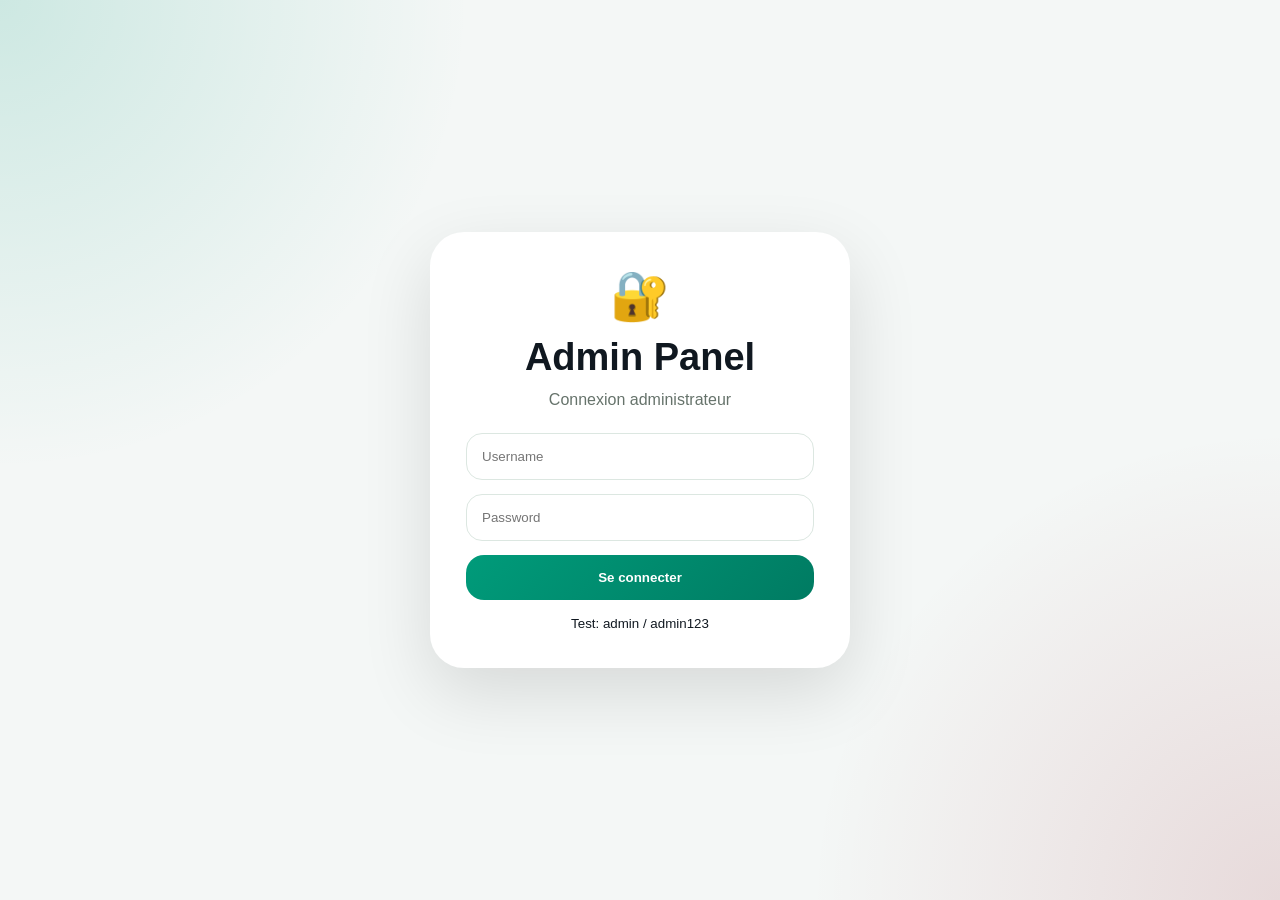
<file: Html/admin-login.html>
<!DOCTYPE html>
<html lang="fr">
<head>
  <meta charset="UTF-8">
  <title>Admin Login</title>
  <link rel="stylesheet" href="../Css/admin.css">
</head>
<body>

<section class="admin-login-page">
  <form class="admin-login-card" action="../Backend/admin-login.php" method="POST">
    <span>🔐</span>
    <h1>Admin Panel</h1>
    <p>Connexion administrateur</p>

    <input type="text" name="username" placeholder="Username" required>
    <input type="password" name="password" placeholder="Password" required>

    <button type="submit">Se connecter</button>

    <small>Test: admin / admin123</small>
  </form>
</section>

</body>
</html>
</file>
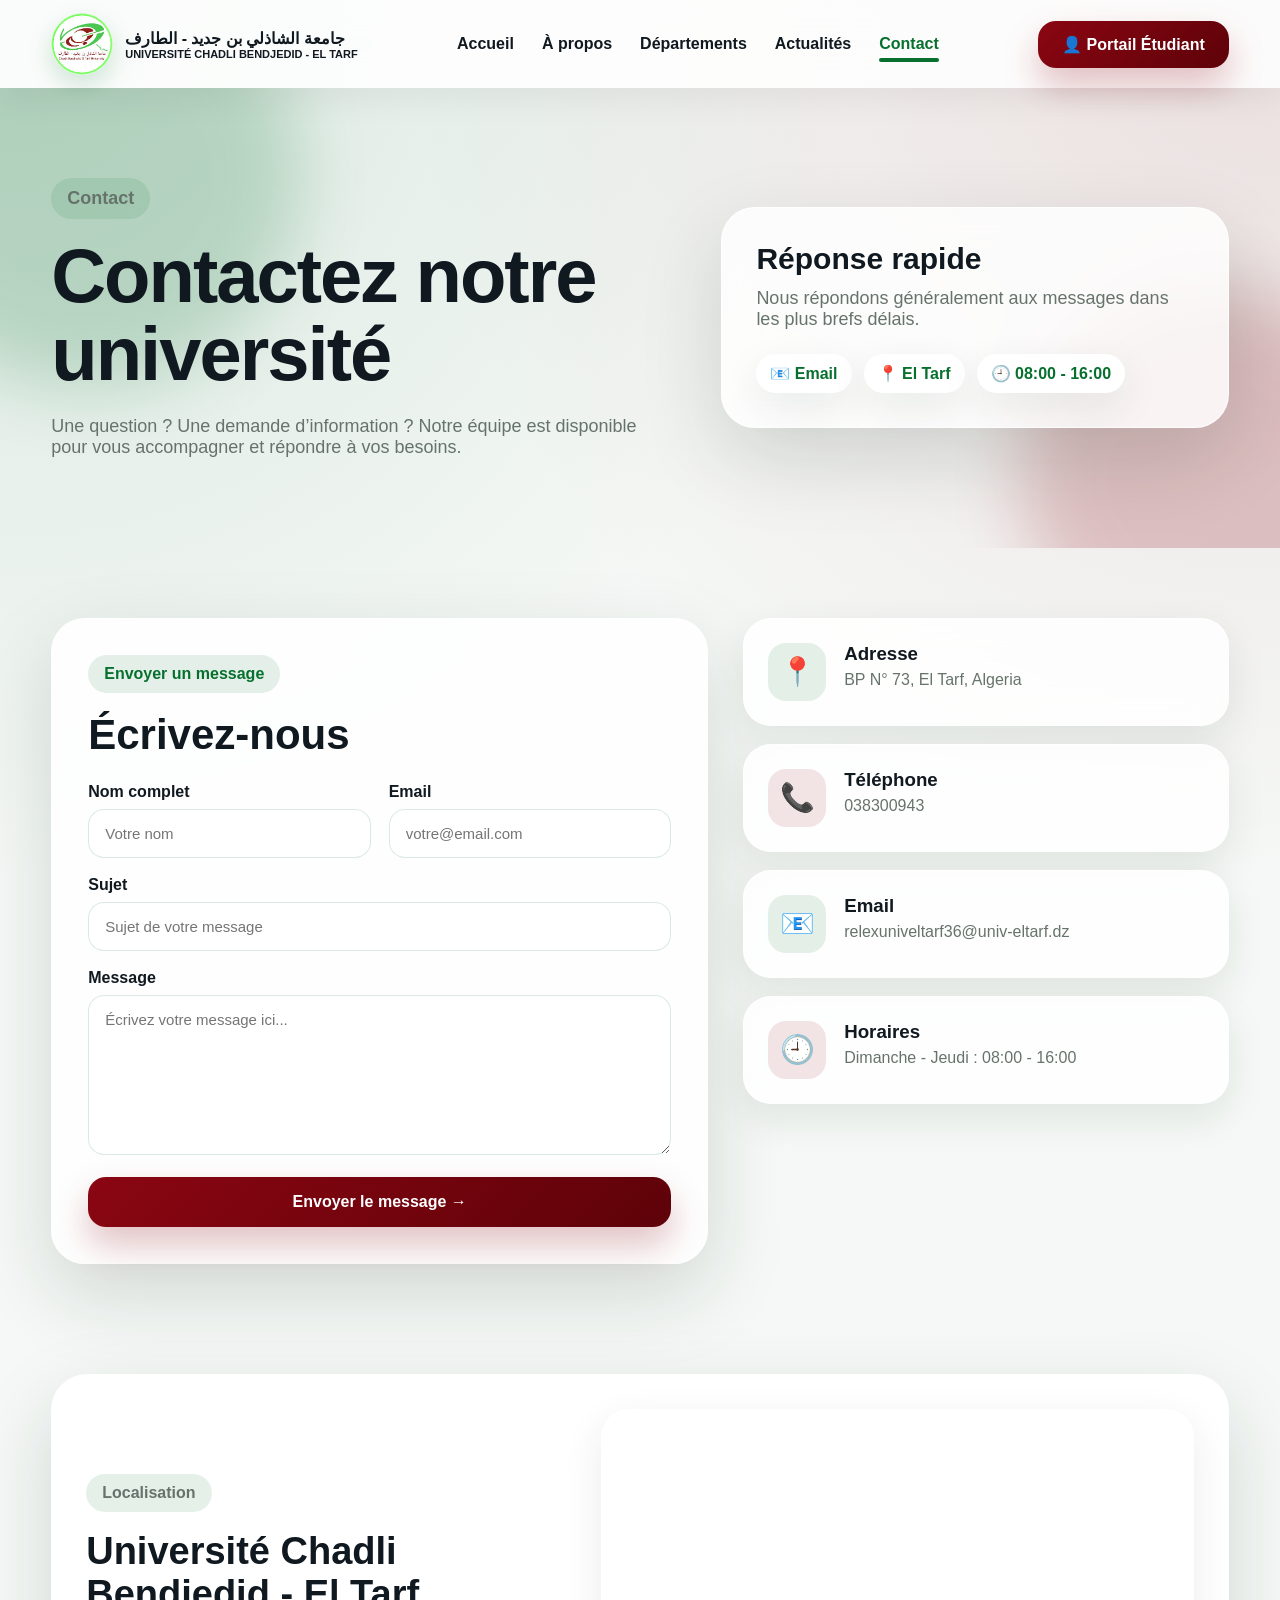
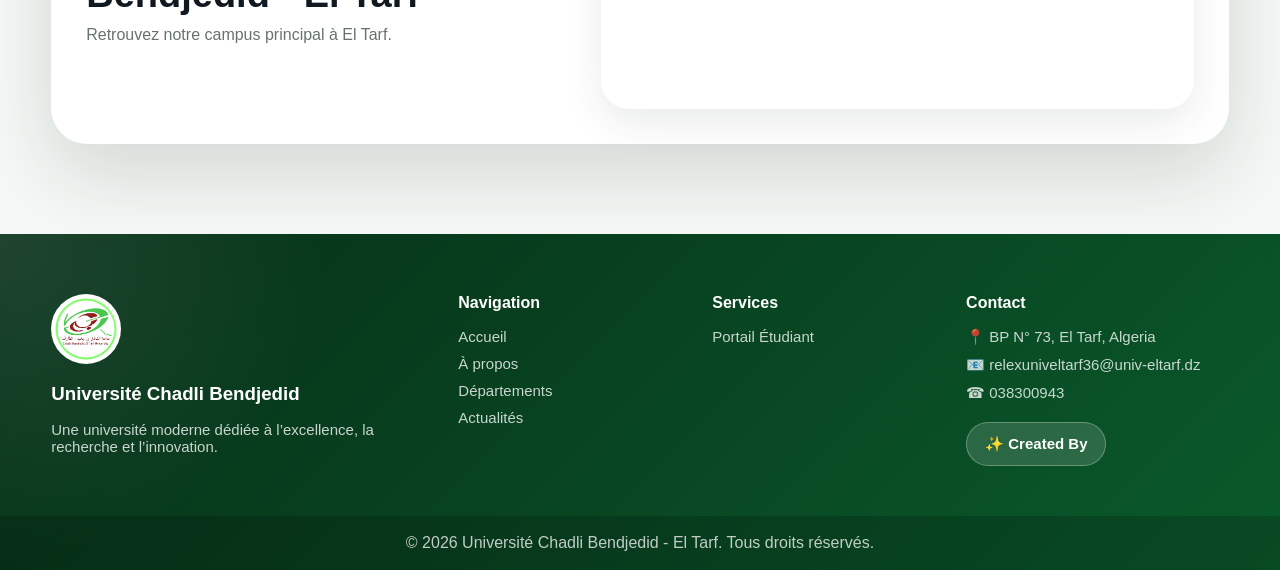
<file: Html/contact.html>
<!DOCTYPE html>
<html lang="fr">
<head>
  <meta charset="UTF-8">
  <meta name="viewport" content="width=device-width, initial-scale=1.0">
  <title>Contact | Université Chadli Bendjedid</title>
  <link rel="stylesheet" href="../Css/contact.css">
</head>

<body>

<header class="header">
  <div class="container nav">
    <a href="../index.html" class="brand">
      <img src="../Media/Pictures/logo.png" alt="Logo">
      <div>
        <strong>جامعة الشاذلي بن جديد - الطارف</strong>
        <span>UNIVERSITÉ CHADLI BENDJEDID - EL TARF</span>
      </div>
    </a>

    <nav class="menu">
      <a href="../index.html">Accueil</a>
      <a href="about.html">À propos</a>
      <a href="departments.html">Départements</a>
      <a href="news.html">Actualités</a>
      <a href="contact.html" class="active">Contact</a>
    </nav>

    <a href="portal.html" class="portal-btn">👤 Portail Étudiant</a>
  </div>
</header>

<main>

<section class="contact-hero">
  <div class="blob blob-one"></div>
  <div class="blob blob-two"></div>

  <div class="container hero-grid">
    <div>
      <p class="tag">Contact</p>
      <h1>Contactez notre université</h1>
      <p>
        Une question ? Une demande d’information ? Notre équipe est disponible
        pour vous accompagner et répondre à vos besoins.
      </p>
    </div>

    <div class="hero-card">
      <h3>Réponse rapide</h3>
      <p>Nous répondons généralement aux messages dans les plus brefs délais.</p>
      <div class="hero-mini">
        <span>📧 Email</span>
        <span>📍 El Tarf</span>
        <span>🕘 08:00 - 16:00</span>
      </div>
    </div>
  </div>
</section>

<section class="contact-section">
  <div class="container contact-grid">

    <form class="contact-form" action="../Backend/contact.php" method="post">
      <p class="tag">Envoyer un message</p>
      <h2>Écrivez-nous</h2>

      <div class="input-row">
        <div>
          <label>Nom complet</label>
          <input type="text" name="fullname" placeholder="Votre nom" required>
        </div>

        <div>
          <label>Email</label>
          <input type="email" name="email" placeholder="votre@email.com" required>
        </div>
      </div>

      <label>Sujet</label>
      <input type="text" name="subject" placeholder="Sujet de votre message" required>

      <label>Message</label>
      <textarea name="message" placeholder="Écrivez votre message ici..." required></textarea>

      <button type="submit">Envoyer le message →</button>
    </form>

    <div class="contact-info">
      <div class="info-card green">
        <span>📍</span>
        <div>
          <h3>Adresse</h3>
          <p>BP N° 73, El Tarf, Algeria</p>
        </div>
      </div>

      <div class="info-card red">
        <span>📞</span>
        <div>
          <h3>Téléphone</h3>
          <p>038300943</p>
        </div>
      </div>

      <div class="info-card green">
        <span>📧</span>
        <div>
          <h3>Email</h3>
          <p>relexuniveltarf36@univ-eltarf.dz</p>
        </div>
      </div>

      <div class="info-card red">
        <span>🕘</span>
        <div>
          <h3>Horaires</h3>
          <p>Dimanche - Jeudi : 08:00 - 16:00</p>
        </div>
      </div>
    </div>

  </div>
</section>

<section class="map-section">
  <div class="container">
    <div class="map-box">
      <div>
        <p class="tag">Localisation</p>
        <h2>Université Chadli Bendjedid - El Tarf</h2>
        <p>Retrouvez notre campus principal à El Tarf.</p>
      </div>

    <div class="real-map">
  <iframe
    src="https://www.google.com/maps?q=Université%20Chadli%20Bendjedid%20El%20Tarf&output=embed"
    width="100%"
    height="100%"
    style="border:0;"
    allowfullscreen=""
    loading="lazy">
  </iframe>
</div>
    </div>
  </div>
</section>

</main>

<footer class="footer">
  <div class="container footer-grid">

    <div class="footer-brand">
      <img src="../Media/Pictures/logo.png" alt="Logo">
      <h3>Université Chadli Bendjedid</h3>
      <p>Une université moderne dédiée à l’excellence, la recherche et l’innovation.</p>
    </div>

    <div>
      <h4>Navigation</h4>
      <a href="../index.html">Accueil</a>
      <a href="about.html">À propos</a>
      <a href="departments.html">Départements</a>
      <a href="news.html">Actualités</a>
    </div>

    <div>
      <h4>Services</h4>
      <a href="portal.php">Portail Étudiant</a>
    </div>

    <div>
      <h4>Contact</h4>
      <p>📍 BP N° 73, El Tarf, Algeria</p>
      <p>📧 relexuniveltarf36@univ-eltarf.dz</p>
      <p>☎ 038300943</p>
      <a href="creators.html" class="created-btn">✨ Created By</a>
    </div>

  </div>

  <div class="footer-bottom">
    © 2026 Université Chadli Bendjedid - El Tarf. Tous droits réservés.
  </div>
</footer>

</body>
</html>
</file>
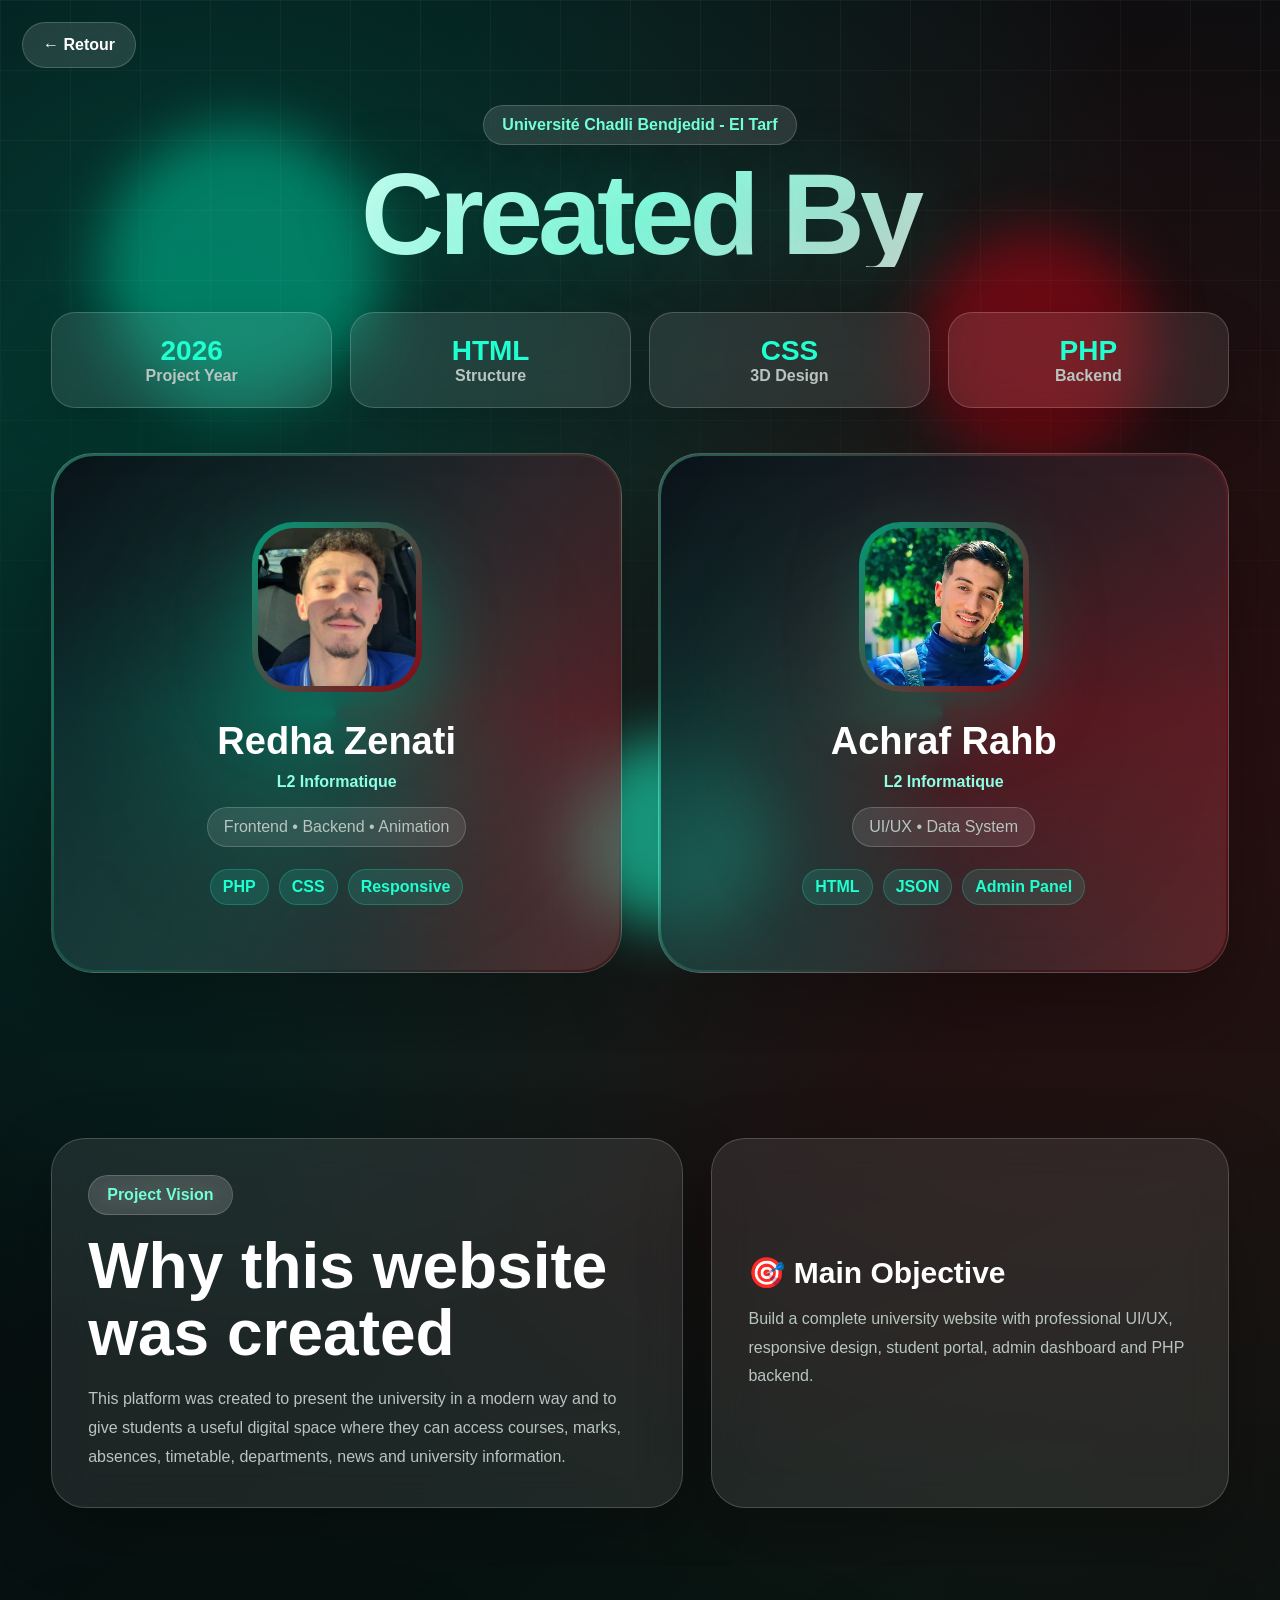
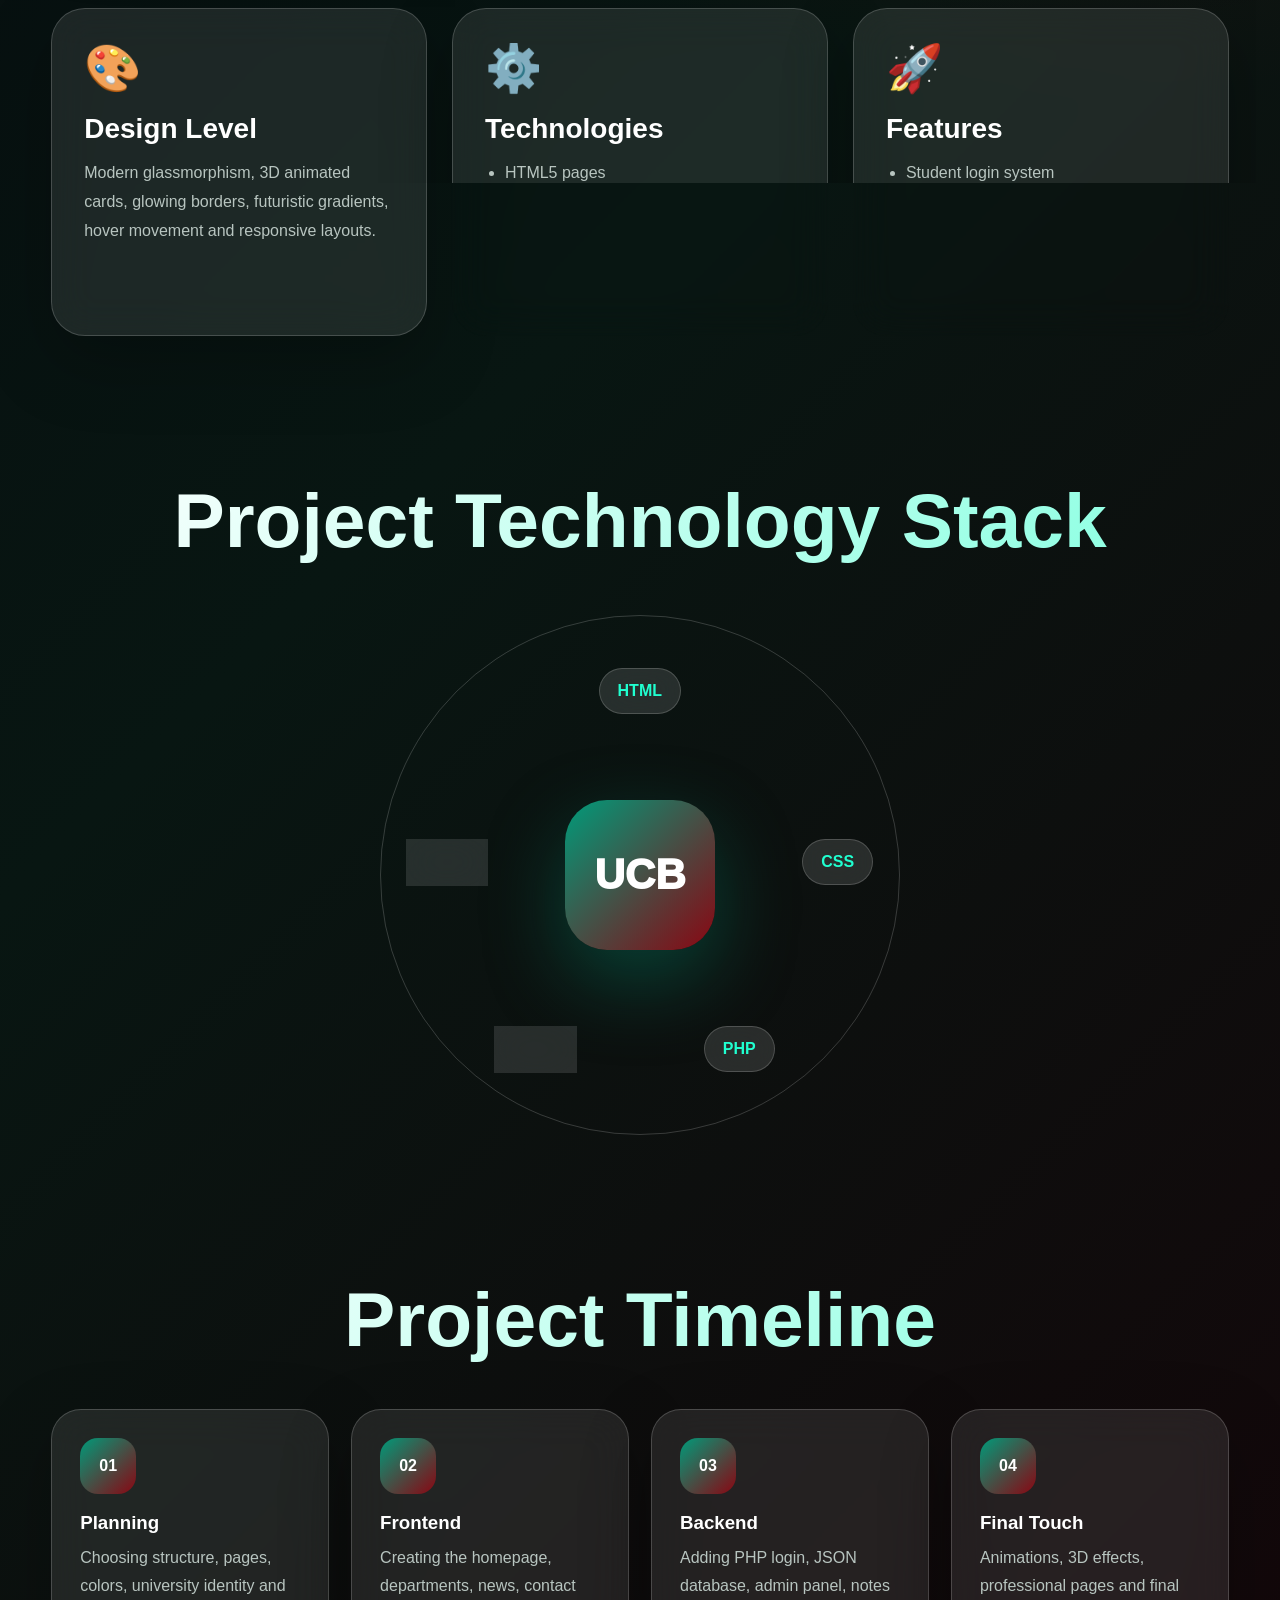
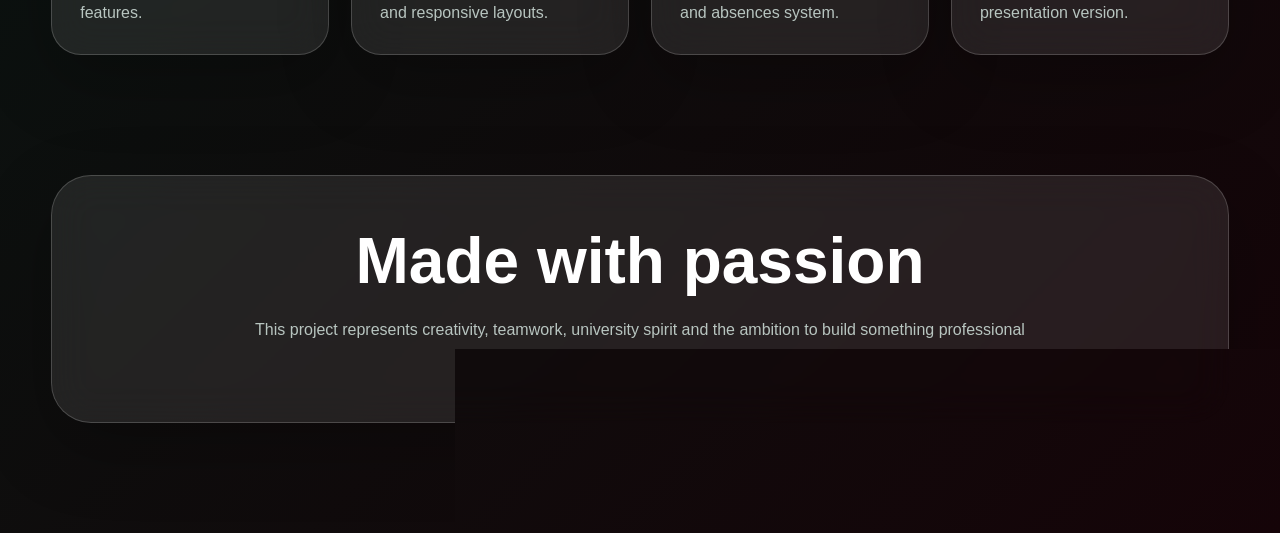
<file: Html/creators.html>
<!DOCTYPE html>
<html lang="fr">
<head>
  <meta charset="UTF-8">
  <meta name="viewport" content="width=device-width, initial-scale=1.0">
  <title>Created By | University Website</title>
  <link rel="stylesheet" href="../Css/creators.css">
</head>

<body>

<a href="contact.html" class="back-btn">← Retour</a>

<section class="creator-hero">
  <div class="orb orb-1"></div>
  <div class="orb orb-2"></div>
  <div class="orb orb-3"></div>
  <div class="grid-bg"></div>

  <div class="container">

    <div class="hero-title">
      <span>Université Chadli Bendjedid - El Tarf</span>
      <h1>Created By</h1>
    </div>

    <div class="project-stats">
      <div>
        <strong>2026</strong>
        <span>Project Year</span>
      </div>

      <div>
        <strong>HTML</strong>
        <span>Structure</span>
      </div>

      <div>
        <strong>CSS</strong>
        <span>3D Design</span>
      </div>

      <div>
        <strong>PHP</strong>
        <span>Backend</span>
      </div>
    </div>

    <div class="creators-grid">

      <div class="creator-card">
        <div class="card-glow"></div>

        <div class="creator-photo">
          <img src="../Media/Pictures/redha.jpg" alt="Redha Zenati">
        </div>

        <h2>Redha Zenati</h2>
        <p>L2 Informatique</p>
        <span>Frontend • Backend • Animation</span>

        <div class="creator-skills">
          <b>PHP</b>
          <b>CSS</b>
          <b>Responsive</b>
        </div>
      </div>

      <div class="creator-card second">
        <div class="card-glow"></div>

        <div class="creator-photo">
          <img src="../Media/Pictures/achraf.jpg" alt="Achraf Rahb">
        </div>

        <h2>Achraf Rahb</h2>
        <p>L2 Informatique</p>
        <span>UI/UX • Data System</span>

        <div class="creator-skills">
          <b>HTML</b>
          <b>JSON</b>
          <b>Admin Panel</b>
        </div>
      </div>

    </div>

  </div>
</section>

<section class="mission-section">
  <div class="container mission-grid">

    <div class="mission-text">
      <span class="mini-tag">Project Vision</span>
      <h2>Why this website was created</h2>
      <p>
        This platform was created to present the university in a modern way and to give students
        a useful digital space where they can access courses, marks, absences, timetable,
        departments, news and university information.
      </p>
    </div>

    <div class="mission-card">
      <h3>🎯 Main Objective</h3>
      <p>
        Build a complete university website with professional UI/UX, responsive design,
        student portal, admin dashboard and PHP backend.
      </p>
    </div>

  </div>
</section>

<section class="info-section">
  <div class="container info-grid">

    <div class="glass-box">
      <span>🎨</span>
      <h3>Design Level</h3>
      <p>
        Modern glassmorphism, 3D animated cards, glowing borders, futuristic gradients,
        hover movement and responsive layouts.
      </p>
    </div>

    <div class="glass-box">
      <span>⚙️</span>
      <h3>Technologies</h3>
      <ul>
        <li>HTML5 pages</li>
        <li>CSS3 animations and 3D effects</li>
        <li>PHP authentication</li>
        <li>JSON student database</li>
        <li>Admin dashboard</li>
      </ul>
    </div>

    <div class="glass-box">
      <span>🚀</span>
      <h3>Features</h3>
      <ul>
        <li>Student login system</li>
        <li>Dynamic notes and absences</li>
        <li>Timetable display</li>
        <li>Top 5 students ranking</li>
        <li>Contact form backend</li>
      </ul>
    </div>

  </div>
</section>

<section class="tech-section">
  <div class="container">
    <h2>Project Technology Stack</h2>

    <div class="tech-orbit">
      <div class="center-core">UCB</div>
      <div class="tech-chip html">HTML</div>
      <div class="tech-chip css">CSS</div>
      <div class="tech-chip php">PHP</div>
      <div class="tech-chip json">JSON</div>
      <div class="tech-chip ui">UI/UX</div>
    </div>
  </div>
</section>

<section class="timeline-section">
  <div class="container">
    <h2>Project Timeline</h2>

    <div class="timeline">
      <div>
        <strong>01</strong>
        <h3>Planning</h3>
        <p>Choosing structure, pages, colors, university identity and features.</p>
      </div>

      <div>
        <strong>02</strong>
        <h3>Frontend</h3>
        <p>Creating the homepage, departments, news, contact and responsive layouts.</p>
      </div>

      <div>
        <strong>03</strong>
        <h3>Backend</h3>
        <p>Adding PHP login, JSON database, admin panel, notes and absences system.</p>
      </div>

      <div>
        <strong>04</strong>
        <h3>Final Touch</h3>
        <p>Animations, 3D effects, professional pages and final presentation version.</p>
      </div>
    </div>
  </div>
</section>

<section class="final-section">
  <div class="container final-box">
    <h2>Made with passion </h2>
    <p>
      This project represents creativity, teamwork, university spirit and the ambition
      to build something professional and useful for students.
    </p>
  </div>
</section>

</body>
</html>
</file>
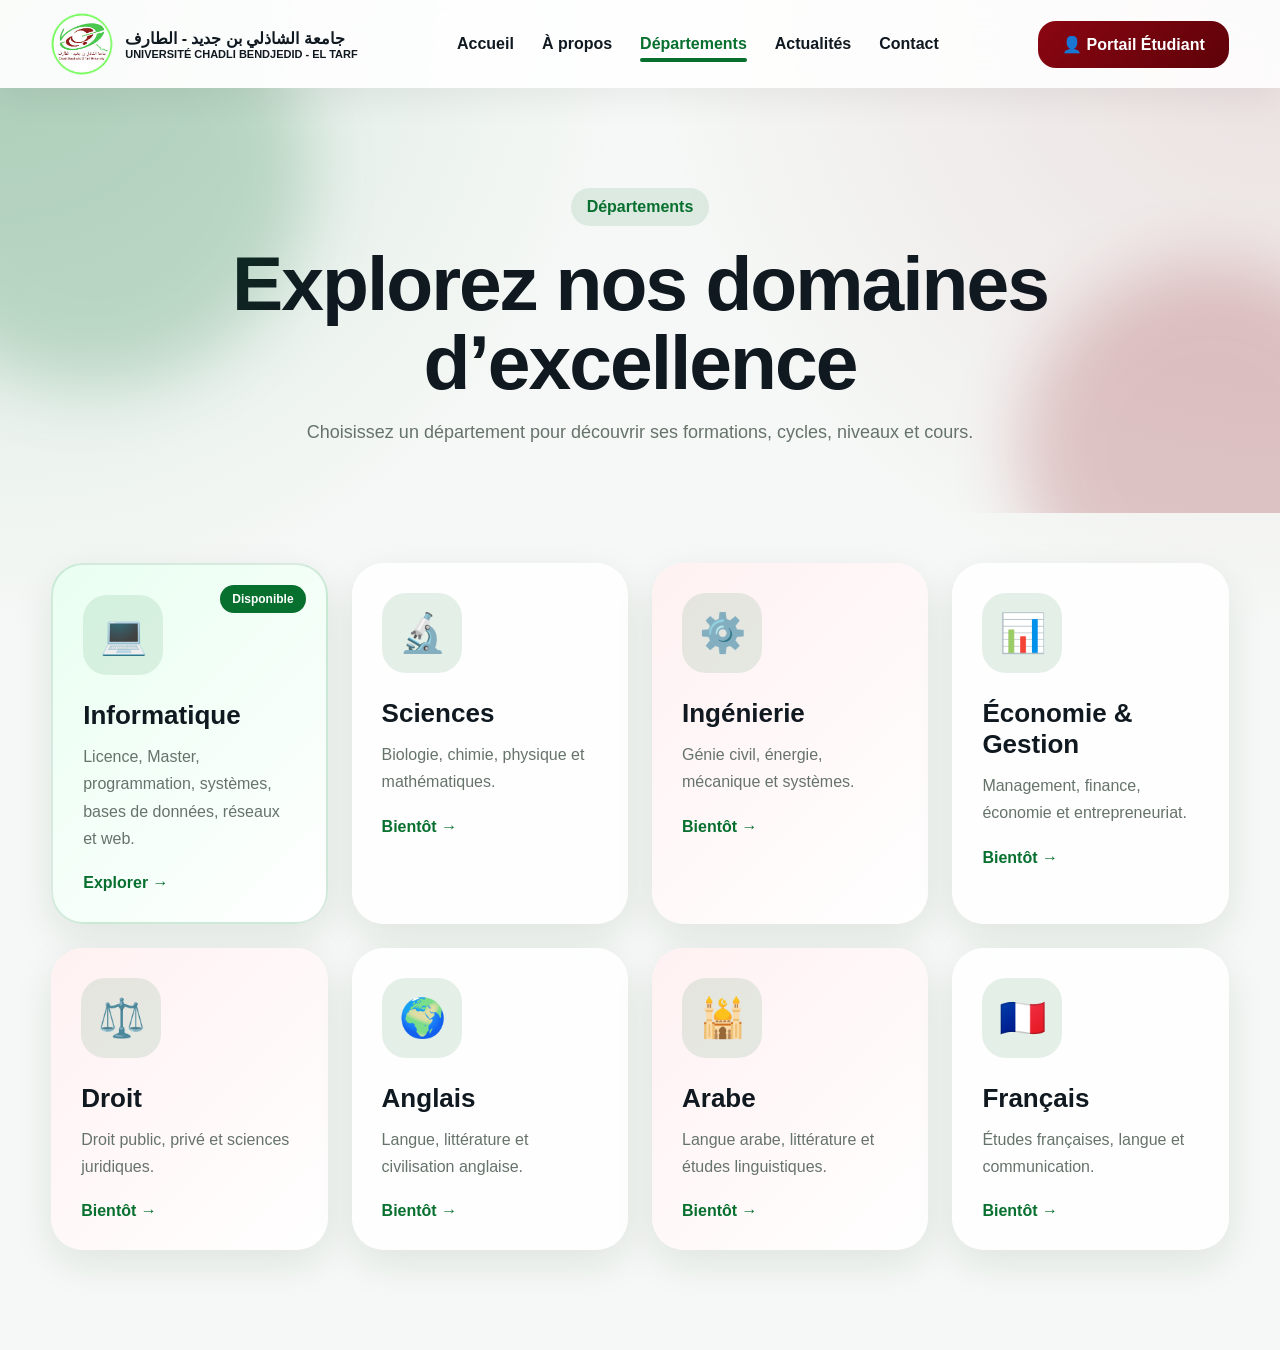
<file: Html/departments.html>
<!DOCTYPE html>
<html lang="fr">
<head>
  <meta charset="UTF-8">
  <meta name="viewport" content="width=device-width, initial-scale=1.0">
  <title>Départements</title>
  <link rel="stylesheet" href="../Css/departments.css">
</head>
<body>

<header class="header">
  <div class="container nav">
    <a href="../index.html" class="brand">
      <img src="../Media/Pictures/logo.png" alt="Logo">
      <div>
        <strong>جامعة الشاذلي بن جديد - الطارف</strong>
        <span>UNIVERSITÉ CHADLI BENDJEDID - EL TARF</span>
      </div>
    </a>

    <nav class="menu">
      <a href="../index.html">Accueil</a>
      <a href="about.html">À propos</a>
      <a href="departments.html" class="active">Départements</a>
      <a href="news.html">Actualités</a>
      <a href="contact.html">Contact</a>
    </nav>

    <a href="portal.php" class="portal-btn">👤 Portail Étudiant</a>
  </div>
</header>

<section class="dept-hero">
  <div class="blob one"></div>
  <div class="blob two"></div>

  <div class="container">
    <span class="tag">Départements</span>
    <h1>Explorez nos domaines d’excellence</h1>
    <p>Choisissez un département pour découvrir ses formations, cycles, niveaux et cours.</p>
  </div>
</section>

<section class="dept-section">
  <div class="container dept-grid">

    <a href="informatique.html" class="dept-card main-card">
      <div class="dept-icon">💻</div>
      <span class="badge">Disponible</span>
      <h3>Informatique</h3>
      <p>Licence, Master, programmation, systèmes, bases de données, réseaux et web.</p>
      <strong>Explorer →</strong>
    </a>

    <div class="dept-card">
      <div class="dept-icon">🔬</div>
      <h3>Sciences</h3>
      <p>Biologie, chimie, physique et mathématiques.</p>
      <strong>Bientôt →</strong>
    </div>

    <div class="dept-card red">
      <div class="dept-icon">⚙️</div>
      <h3>Ingénierie</h3>
      <p>Génie civil, énergie, mécanique et systèmes.</p>
      <strong>Bientôt →</strong>
    </div>

    <div class="dept-card">
      <div class="dept-icon">📊</div>
      <h3>Économie & Gestion</h3>
      <p>Management, finance, économie et entrepreneuriat.</p>
      <strong>Bientôt →</strong>
    </div>

    <div class="dept-card red">
      <div class="dept-icon">⚖️</div>
      <h3>Droit</h3>
      <p>Droit public, privé et sciences juridiques.</p>
      <strong>Bientôt →</strong>
    </div>

    <div class="dept-card">
      <div class="dept-icon">🌍</div>
      <h3>Anglais</h3>
      <p>Langue, littérature et civilisation anglaise.</p>
      <strong>Bientôt →</strong>
    </div>

    <div class="dept-card red">
      <div class="dept-icon">🕌</div>
      <h3>Arabe</h3>
      <p>Langue arabe, littérature et études linguistiques.</p>
      <strong>Bientôt →</strong>
    </div>

    <div class="dept-card">
      <div class="dept-icon">🇫🇷</div>
      <h3>Français</h3>
      <p>Études françaises, langue et communication.</p>
      <strong>Bientôt →</strong>
    </div>

  </div>
</section>

</body>
</html>
</file>
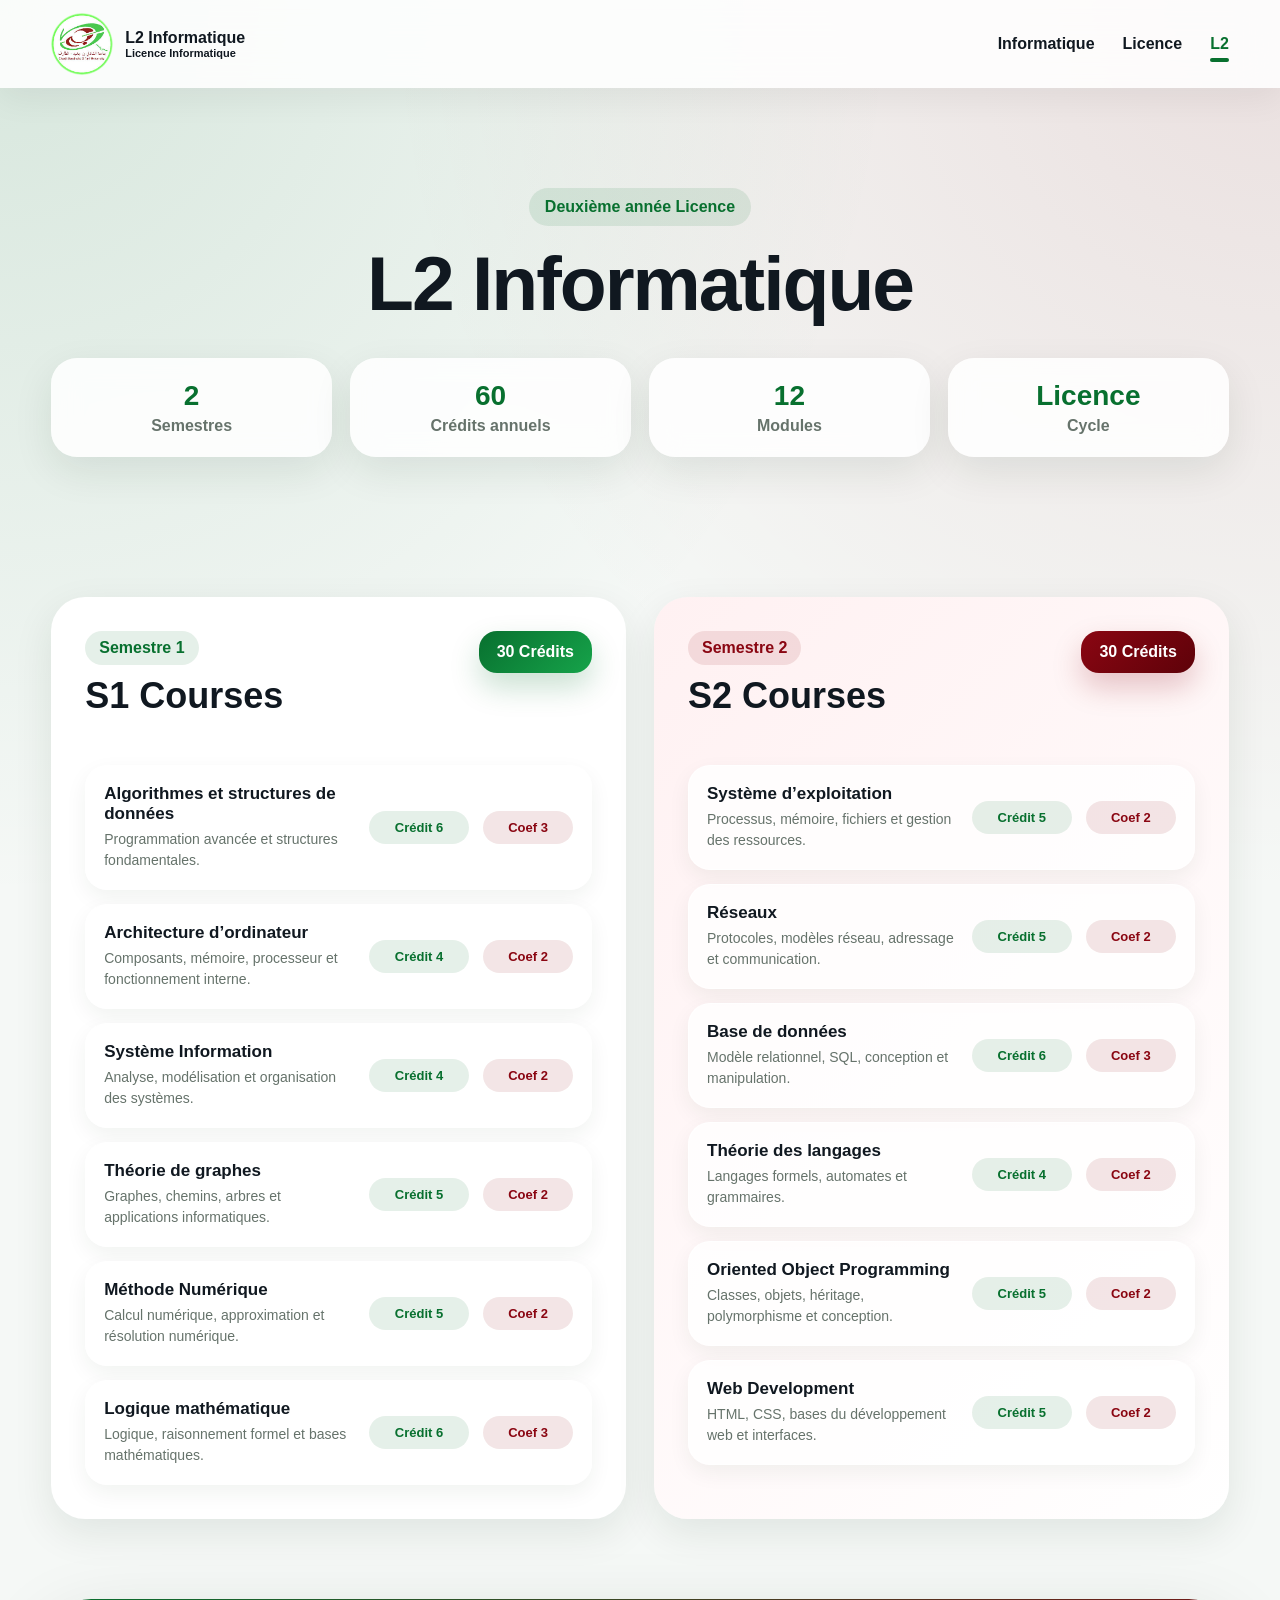
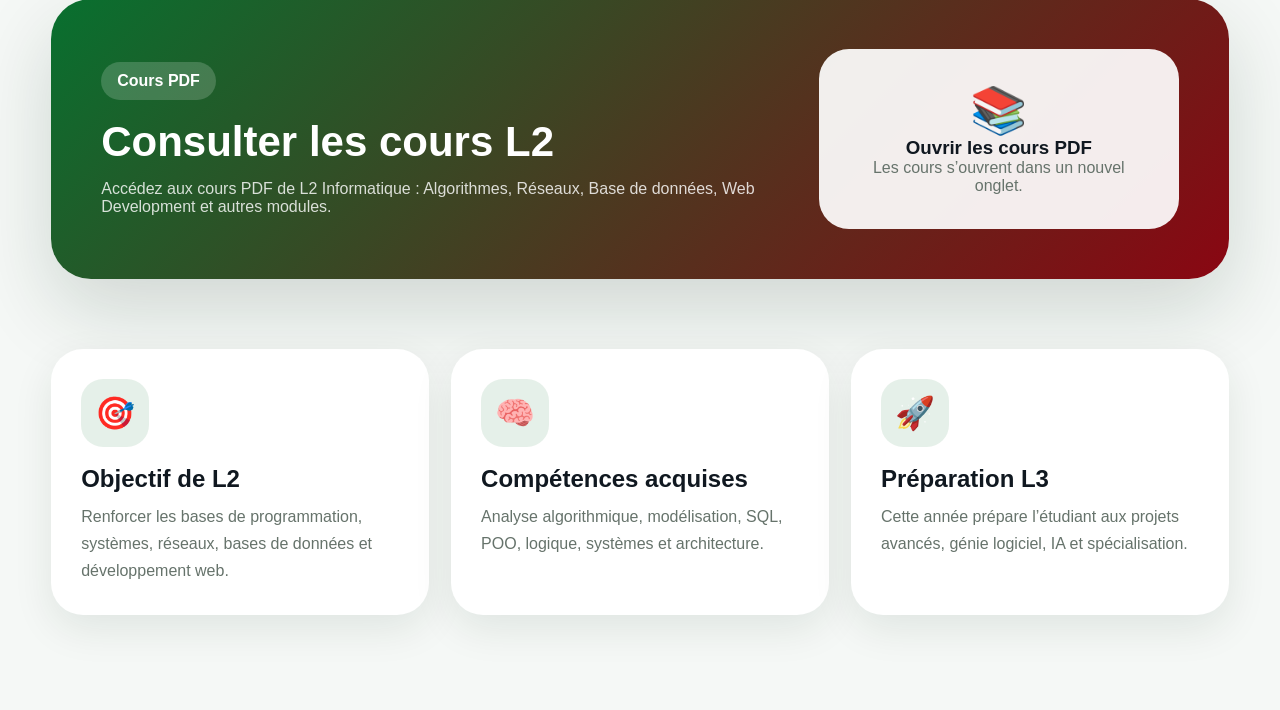
<file: Html/informatique-l2.html>
<!DOCTYPE html>
<html lang="fr">
<head>
  <meta charset="UTF-8">
  <meta name="viewport" content="width=device-width, initial-scale=1.0">
  <title>L2 Informatique</title>
  <link rel="stylesheet" href="../Css/departments.css">
</head>
<body>

<header class="header">
  <div class="container nav">
    <a href="informatique.html" class="brand">
      <img src="../Media/Pictures/logo.png" alt="Logo">
      <div>
        <strong>L2 Informatique</strong>
        <span>Licence Informatique</span>
      </div>
    </a>

    <nav class="menu">
      <a href="informatique.html">Informatique</a>
      <a href="informatique-licence.html">Licence</a>
      <a href="informatique-l2.html" class="active">L2</a>
    </nav>
  </div>
</header>

<section class="l2-hero">
  <div class="container">
    <span class="tag">Deuxième année Licence</span>
    <h1>L2 Informatique</h1>
    <div class="l2-stats">
      <div><strong>2</strong><span>Semestres</span></div>
      <div><strong>60</strong><span>Crédits annuels</span></div>
      <div><strong>12</strong><span>Modules</span></div>
      <div><strong>Licence</strong><span>Cycle</span></div>
    </div>
  </div>
</section>

<section class="courses-section">
  <div class="container course-layout">

    <div class="semester-card">
      <div class="semester-head">
        <div>
          <span class="semester-tag">Semestre 1</span>
          <h2>S1 Courses</h2>
        </div>
        <div class="credit-badge">30 Crédits</div>
      </div>

      <div class="course-table">

        <div class="course-row">
          <div>
            <h3>Algorithmes et structures de données</h3>
            <p>Programmation avancée et structures fondamentales.</p>
          </div>
          <span>Crédit 6</span>
          <strong>Coef 3</strong>
        </div>

        <div class="course-row">
          <div>
            <h3>Architecture d’ordinateur</h3>
            <p>Composants, mémoire, processeur et fonctionnement interne.</p>
          </div>
          <span>Crédit 4</span>
          <strong>Coef 2</strong>
        </div>

        <div class="course-row">
          <div>
            <h3>Système Information</h3>
            <p>Analyse, modélisation et organisation des systèmes.</p>
          </div>
          <span>Crédit 4</span>
          <strong>Coef 2</strong>
        </div>

        <div class="course-row">
          <div>
            <h3>Théorie de graphes</h3>
            <p>Graphes, chemins, arbres et applications informatiques.</p>
          </div>
          <span>Crédit 5</span>
          <strong>Coef 2</strong>
        </div>

        <div class="course-row">
          <div>
            <h3>Méthode Numérique</h3>
            <p>Calcul numérique, approximation et résolution numérique.</p>
          </div>
          <span>Crédit 5</span>
          <strong>Coef 2</strong>
        </div>

        <div class="course-row">
          <div>
            <h3>Logique mathématique</h3>
            <p>Logique, raisonnement formel et bases mathématiques.</p>
          </div>
          <span>Crédit 6</span>
          <strong>Coef 3</strong>
        </div>

      </div>
    </div>

    <div class="semester-card second">
      <div class="semester-head">
        <div>
          <span class="semester-tag red-tag">Semestre 2</span>
          <h2>S2 Courses</h2>
        </div>
        <div class="credit-badge red-credit">30 Crédits</div>
      </div>

      <div class="course-table">

        <div class="course-row">
          <div>
            <h3>Système d’exploitation</h3>
            <p>Processus, mémoire, fichiers et gestion des ressources.</p>
          </div>
          <span>Crédit 5</span>
          <strong>Coef 2</strong>
        </div>

        <div class="course-row">
          <div>
            <h3>Réseaux</h3>
            <p>Protocoles, modèles réseau, adressage et communication.</p>
          </div>
          <span>Crédit 5</span>
          <strong>Coef 2</strong>
        </div>

        <div class="course-row">
          <div>
            <h3>Base de données</h3>
            <p>Modèle relationnel, SQL, conception et manipulation.</p>
          </div>
          <span>Crédit 6</span>
          <strong>Coef 3</strong>
        </div>

        <div class="course-row">
          <div>
            <h3>Théorie des langages</h3>
            <p>Langages formels, automates et grammaires.</p>
          </div>
          <span>Crédit 4</span>
          <strong>Coef 2</strong>
        </div>

        <div class="course-row">
          <div>
            <h3>Oriented Object Programming</h3>
            <p>Classes, objets, héritage, polymorphisme et conception.</p>
          </div>
          <span>Crédit 5</span>
          <strong>Coef 2</strong>
        </div>

        <div class="course-row">
          <div>
            <h3>Web Development</h3>
            <p>HTML, CSS, bases du développement web et interfaces.</p>
          </div>
          <span>Crédit 5</span>
          <strong>Coef 2</strong>
        </div>

      </div>
    </div>

  </div>
</section>

  <div class="container upload-box">
    <div>
      <span class="tag">Cours PDF</span>
      <h2>Consulter les cours L2</h2>
      <p>
        Accédez aux cours PDF de L2 Informatique : Algorithmes, Réseaux,
        Base de données, Web Development et autres modules.
      </p>
    </div>

    <a href="https://discord.gg/HR2z36Ss" target="_blank" class="upload-card course-link">
      <span>📚</span>
      <h3>Ouvrir les cours PDF</h3>
      <p>Les cours s’ouvrent dans un nouvel onglet.</p>
    </a>
  </div>
</section>

<section class="l2-extra-section">
  <div class="container extra-grid">

    <div class="extra-card">
      <span>🎯</span>
      <h3>Objectif de L2</h3>
      <p>Renforcer les bases de programmation, systèmes, réseaux, bases de données et développement web.</p>
    </div>

    <div class="extra-card">
      <span>🧠</span>
      <h3>Compétences acquises</h3>
      <p>Analyse algorithmique, modélisation, SQL, POO, logique, systèmes et architecture.</p>
    </div>

    <div class="extra-card">
      <span>🚀</span>
      <h3>Préparation L3</h3>
      <p>Cette année prépare l’étudiant aux projets avancés, génie logiciel, IA et spécialisation.</p>
    </div>

  </div>
</section>

</body>
</html>
</file>
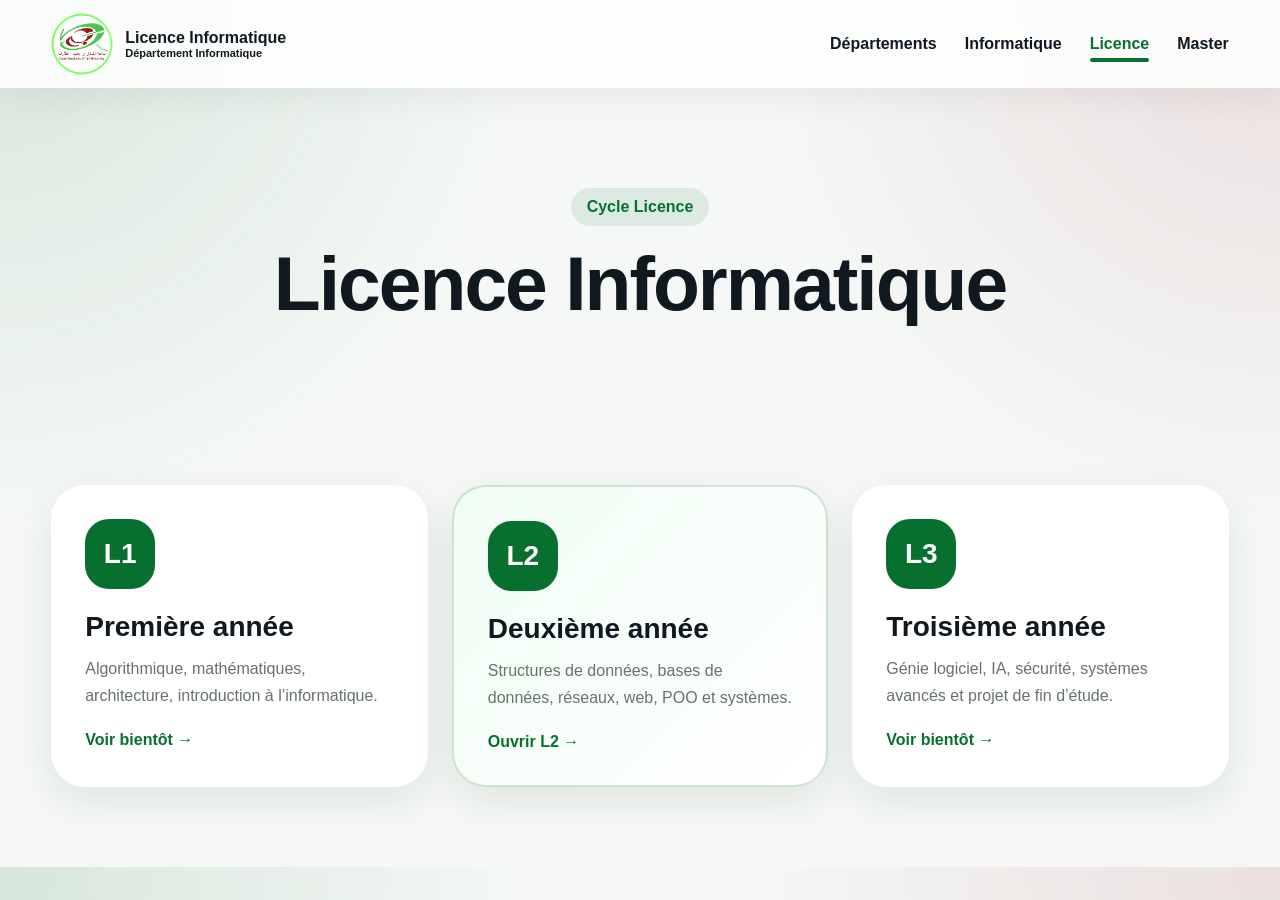
<file: Html/informatique-licence.html>
<!DOCTYPE html>
<html lang="fr">
<head>
  <meta charset="UTF-8">
  <meta name="viewport" content="width=device-width, initial-scale=1.0">
  <title>Licence Informatique</title>
  <link rel="stylesheet" href="../Css/departments.css">
</head>
<body>

<header class="header">
  <div class="container nav">
    <a href="informatique.html" class="brand">
      <img src="../Media/Pictures/logo.png" alt="Logo">
      <div>
        <strong>Licence Informatique</strong>
        <span>Département Informatique</span>
      </div>
    </a>

    <nav class="menu">
      <a href="departments.html">Départements</a>
      <a href="informatique.html">Informatique</a>
      <a href="informatique-licence.html" class="active">Licence</a>
      <a href="informatique-master.html">Master</a>
    </nav>
  </div>
</header>

<section class="level-hero">
  <div class="container">
    <span class="tag">Cycle Licence</span>
    <h1>Licence Informatique</h1>
  </div>
</section>

<section class="levels-section">
  <div class="container levels-grid">

    <div class="level-card">
      <span>L1</span>
      <h3>Première année</h3>
      <p>Algorithmique, mathématiques, architecture, introduction à l’informatique.</p>
      <a href="#">Voir bientôt →</a>
    </div>

    <a href="informatique-l2.html" class="level-card active-level">
      <span>L2</span>
      <h3>Deuxième année</h3>
      <p>Structures de données, bases de données, réseaux, web, POO et systèmes.</p>
      <strong>Ouvrir L2 →</strong>
    </a>

    <div class="level-card">
      <span>L3</span>
      <h3>Troisième année</h3>
      <p>Génie logiciel, IA, sécurité, systèmes avancés et projet de fin d’étude.</p>
      <a href="#">Voir bientôt →</a>
    </div>

  </div>
</section>

</body>
</html>
</file>
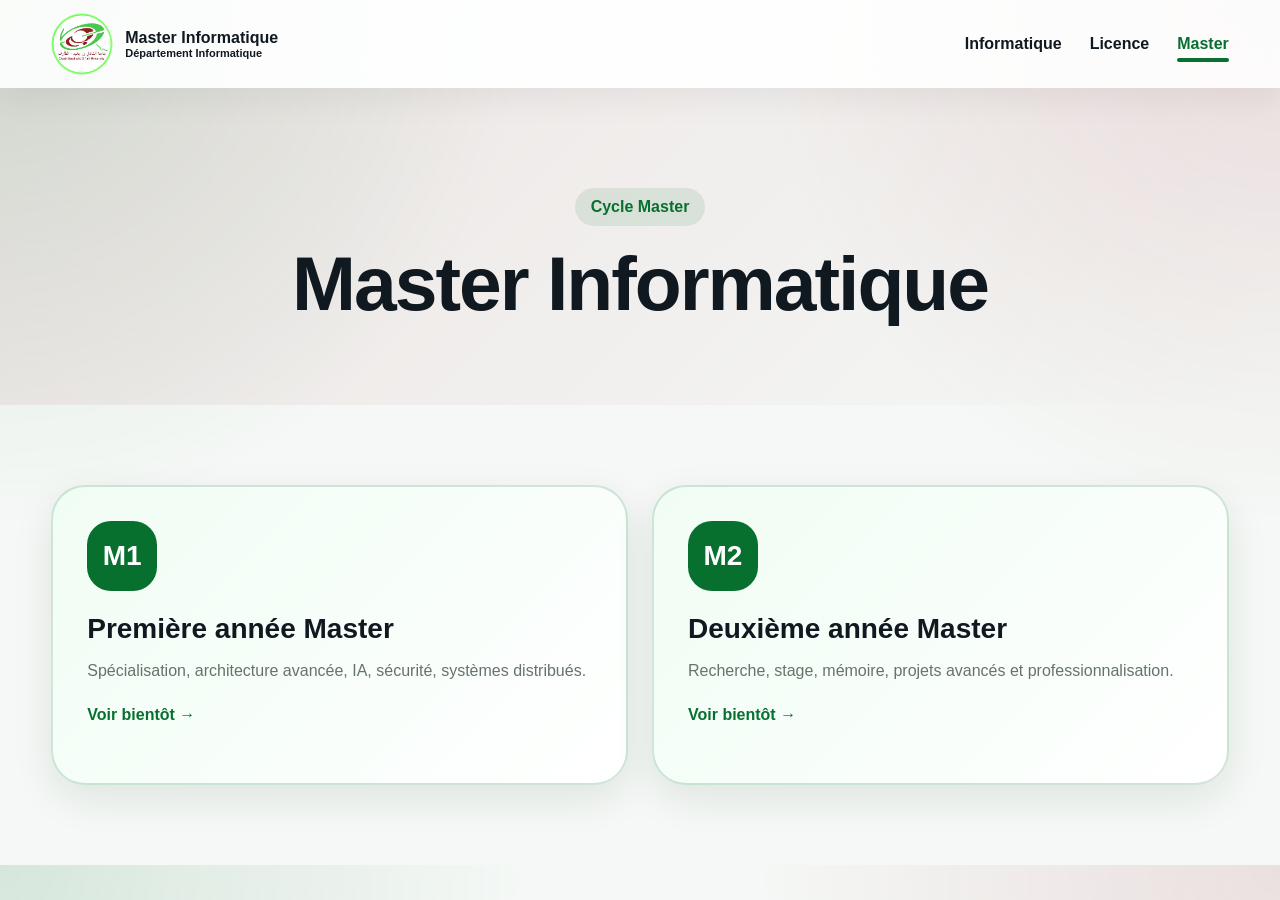
<file: Html/informatique-master.html>
<!DOCTYPE html>
<html lang="fr">
<head>
  <meta charset="UTF-8">
  <meta name="viewport" content="width=device-width, initial-scale=1.0">
  <title>Master Informatique</title>
  <link rel="stylesheet" href="../Css/departments.css">
</head>
<body>

<header class="header">
  <div class="container nav">
    <a href="informatique.html" class="brand">
      <img src="../Media/Pictures/logo.png" alt="Logo">
      <div>
        <strong>Master Informatique</strong>
        <span>Département Informatique</span>
      </div>
    </a>

    <nav class="menu">
      <a href="informatique.html">Informatique</a>
      <a href="informatique-licence.html">Licence</a>
      <a href="informatique-master.html" class="active">Master</a>
    </nav>
  </div>
</header>

<section class="level-hero master-bg">
  <div class="container">
    <span class="tag">Cycle Master</span>
    <h1>Master Informatique</h1>
    
  </div>
</section>

<section class="levels-section">
  <div class="container levels-grid two">

    <div class="level-card active-level">
      <span>M1</span>
      <h3>Première année Master</h3>
      <p>Spécialisation, architecture avancée, IA, sécurité, systèmes distribués.</p>
      <a href="#">Voir bientôt →</a>
    </div>

    <div class="level-card active-level">
      <span>M2</span>
      <h3>Deuxième année Master</h3>
      <p>Recherche, stage, mémoire, projets avancés et professionnalisation.</p>
      <a href="#">Voir bientôt →</a>
    </div>

  </div>
</section>

</body>
</html>
</file>
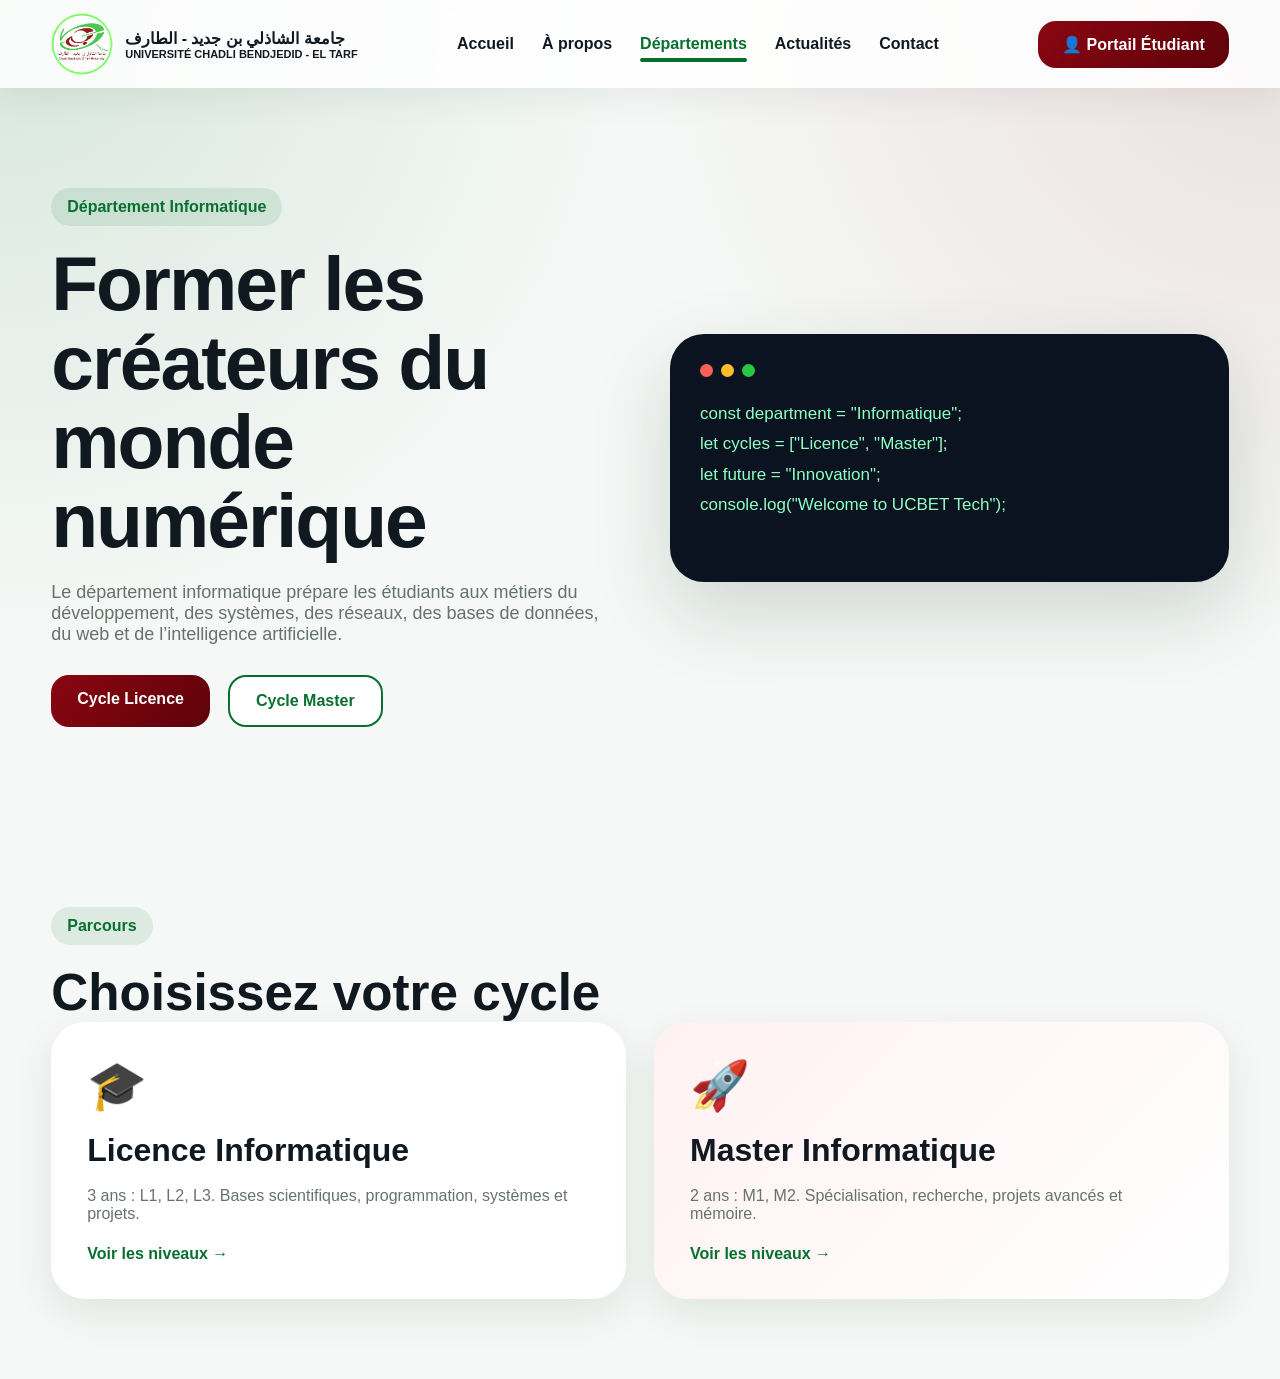
<file: Html/informatique.html>
<!DOCTYPE html>
<html lang="fr">
<head>
  <meta charset="UTF-8">
  <meta name="viewport" content="width=device-width, initial-scale=1.0">
  <title>Département Informatique</title>
  <link rel="stylesheet" href="../Css/departments.css">
</head>
<body>

<header class="header">
  <div class="container nav">
    <a href="index.html" class="brand">
      <img src="../Media/Pictures/logo.png" alt="Logo">
      <div>
        <strong>جامعة الشاذلي بن جديد - الطارف</strong>
        <span>UNIVERSITÉ CHADLI BENDJEDID - EL TARF</span>
      </div>
    </a>

    <nav class="menu">
      <a href="index.html">Accueil</a>
      <a href="about.html">À propos</a>
      <a href="departments.html" class="active">Départements</a>
      <a href="news.html">Actualités</a>
      <a href="contact.html">Contact</a>
    </nav>

    <a href="portal.html" class="portal-btn">👤 Portail Étudiant</a>
  </div>
</header>

<section class="computer-hero">
  <div class="container computer-grid">
    <div>
      <span class="tag">Département Informatique</span>
      <h1>Former les créateurs du monde numérique</h1>
      <p>
        Le département informatique prépare les étudiants aux métiers du développement,
        des systèmes, des réseaux, des bases de données, du web et de l’intelligence artificielle.
      </p>

      <div class="hero-actions">
        <a href="informatique-licence.html" class="btn primary">Cycle Licence</a>
        <a href="informatique-master.html" class="btn secondary">Cycle Master</a>
      </div>
    </div>

    <div class="code-card">
      <div class="terminal-bar">
        <span></span><span></span><span></span>
      </div>
      <pre>
const department = "Informatique";
let cycles = ["Licence", "Master"];
let future = "Innovation";
console.log("Welcome to UCBET Tech");
      </pre>
    </div>
  </div>
</section>

<section class="path-section">
  <div class="container">
    <div class="section-title">
      <span class="tag">Parcours</span>
      <h2>Choisissez votre cycle</h2>
    </div>

    <div class="cycle-grid">

      <a href="informatique-licence.html" class="cycle-card">
        <span>🎓</span>
        <h3>Licence Informatique</h3>
        <p>3 ans : L1, L2, L3. Bases scientifiques, programmation, systèmes et projets.</p>
        <strong>Voir les niveaux →</strong>
      </a>

      <a href="informatique-master.html" class="cycle-card master">
        <span>🚀</span>
        <h3>Master Informatique</h3>
        <p>2 ans : M1, M2. Spécialisation, recherche, projets avancés et mémoire.</p>
        <strong>Voir les niveaux →</strong>
      </a>

    </div>
  </div>
</section>

</body>
</html>
</file>
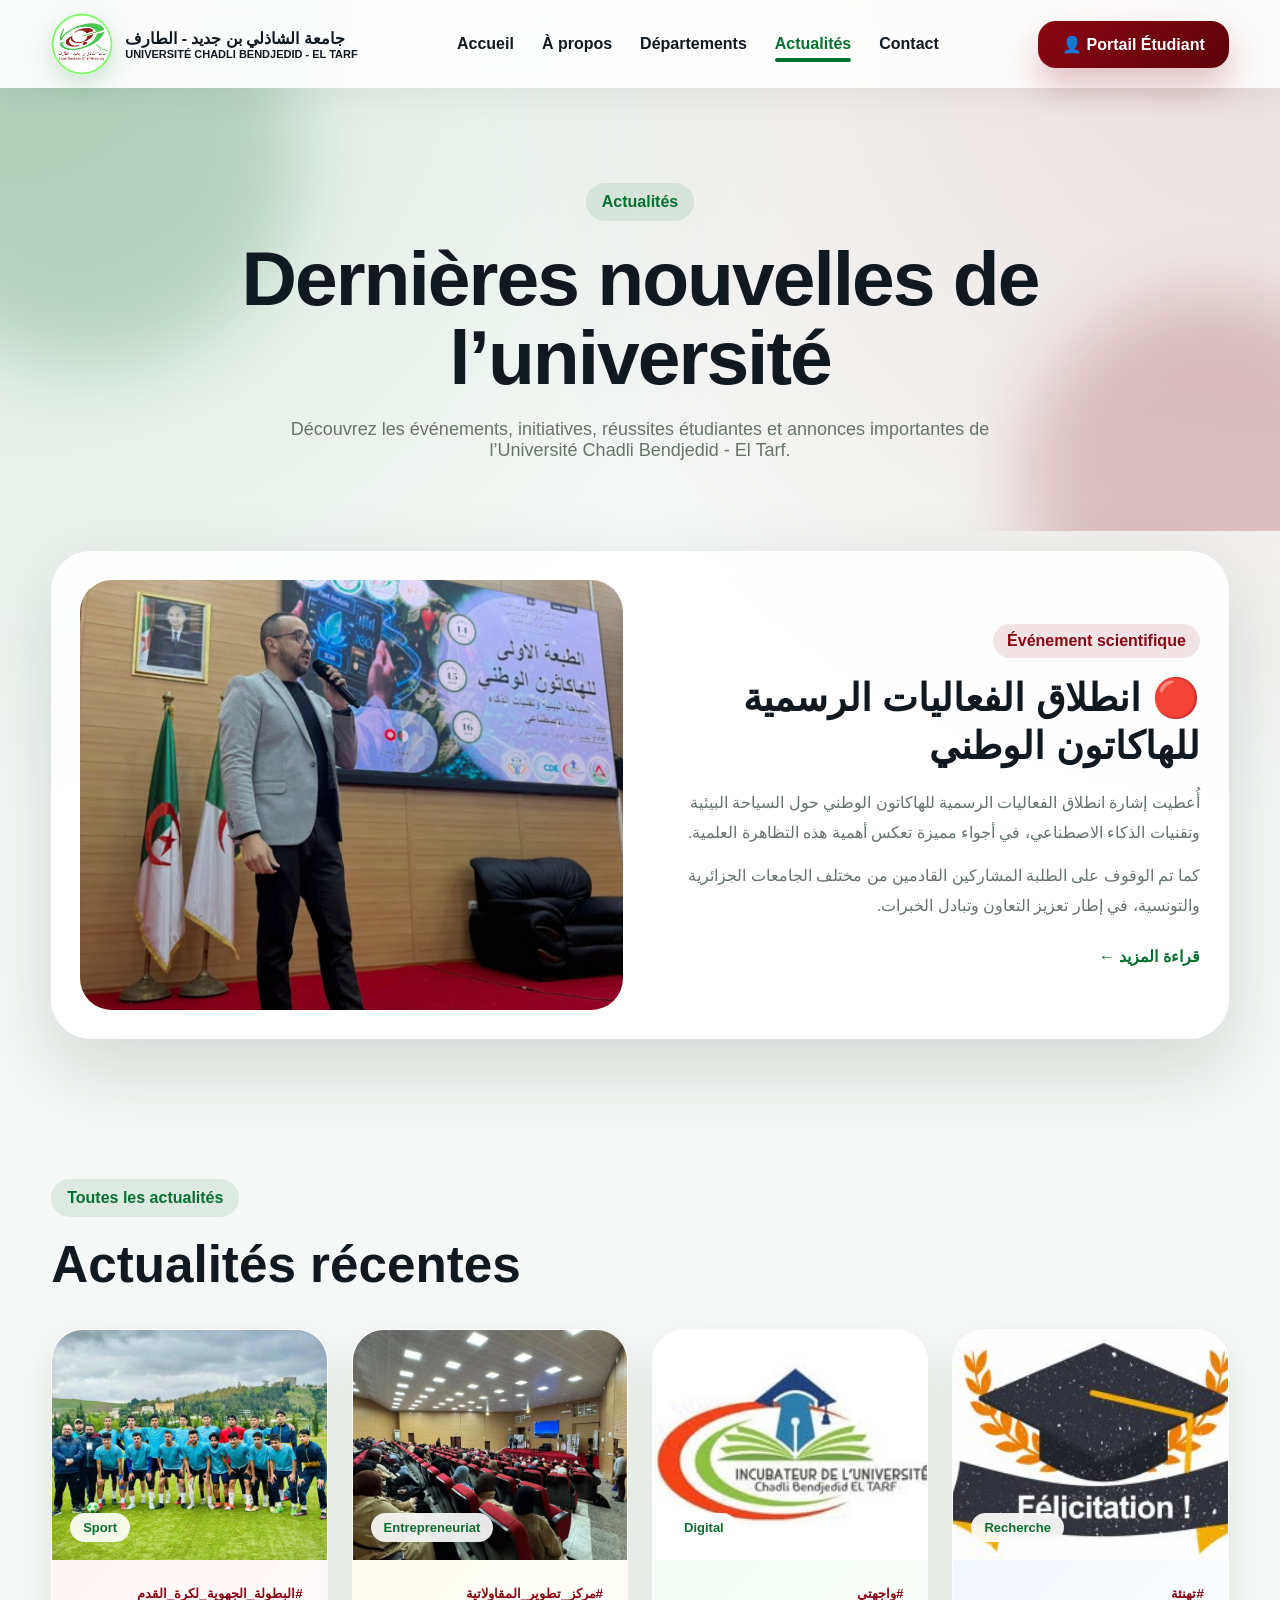
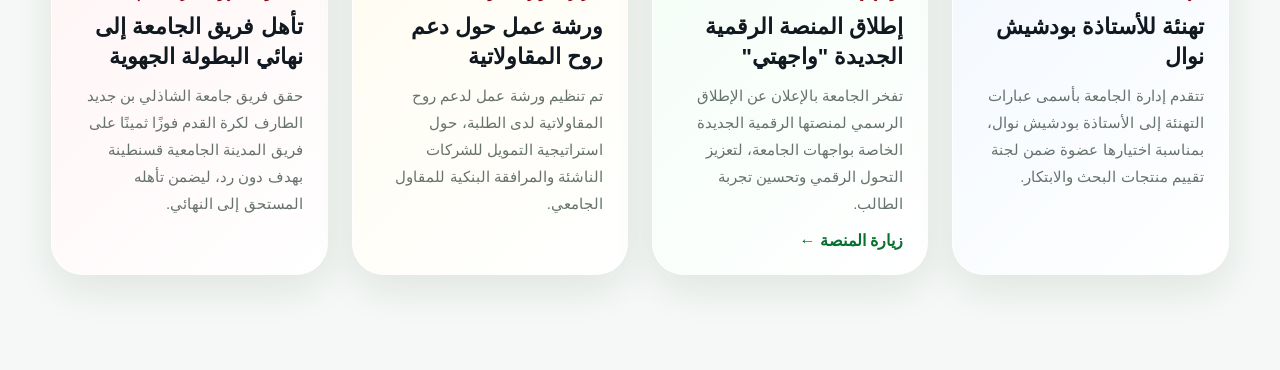
<file: Html/news.html>
<!DOCTYPE html>
<html lang="fr">
<head>
  <meta charset="UTF-8">
  <meta name="viewport" content="width=device-width, initial-scale=1.0">
  <title>Actualités | Université Chadli Bendjedid</title>
  <link rel="stylesheet" href="../Css/news.css">
</head>

<body>

<header class="header">
  <div class="container nav">
    <a href="../index.html" class="brand">
      <img src="../Media/Pictures/logo.png" alt="Logo">
      <div>
        <strong>جامعة الشاذلي بن جديد - الطارف</strong>
        <span>UNIVERSITÉ CHADLI BENDJEDID - EL TARF</span>
      </div>
    </a>

    <nav class="menu">
      <a href="../index.html">Accueil</a>
      <a href="about.html">À propos</a>
      <a href="departments.html">Départements</a>
      <a href="news.html" class="active">Actualités</a>
      <a href="contact.html">Contact</a>
    </nav>

    <a href="portal.php" class="portal-btn">👤 Portail Étudiant</a>
  </div>
</header>

<main>

<section class="news-hero">
  <div class="blob blob-green"></div>
  <div class="blob blob-red"></div>

  <div class="container hero-content">
    <span class="tag">Actualités</span>
    <h1>Dernières nouvelles de l’université</h1>
    <p>
      Découvrez les événements, initiatives, réussites étudiantes et annonces importantes
      de l’Université Chadli Bendjedid - El Tarf.
    </p>
  </div>
</section>

<section class="featured-news">
  <div class="container featured-card">
    <div class="featured-image">
      <img src="../Media/Pictures/1776253156778.jpg" alt="Hackathon national">
    </div>

    <div class="featured-content" dir="rtl">
      <span class="category">Événement scientifique</span>
      <h2>🔴 انطلاق الفعاليات الرسمية للهاكاتون الوطني</h2>
      <p>
        أُعطيت إشارة انطلاق الفعاليات الرسمية للهاكاتون الوطني حول السياحة البيئية
        وتقنيات الذكاء الاصطناعي، في أجواء مميزة تعكس أهمية هذه التظاهرة العلمية.
      </p>
      <p>
        كما تم الوقوف على الطلبة المشاركين القادمين من مختلف الجامعات الجزائرية
        والتونسية، في إطار تعزيز التعاون وتبادل الخبرات.
      </p>
      <a href="https://ae.linkedin.com/posts/universit%C3%A9-chadli-bendjedid-el-tarf_%D8%A7%D9%84%D9%85%D8%AF%D9%8A%D9%86%D8%A9%D8%A7%D9%84%D8%AC%D8%A7%D9%85%D8%B9%D9%8A%D8%A9%D8%A7%D9%84%D8%B7%D8%A7%D8%B1%D9%81-%D8%AC%D8%A7%D9%85%D8%B9%D8%A9%D8%A7%D9%84%D8%B4%D8%A7%D8%B0%D9%84%D9%8A%D8%A8%D9%86%D8%AC%D8%AF%D9%8A%D8%AF%D8%A7%D9%84%D8%B7%D8%A7%D8%B1%D9%81-activity-7450145743484538880-NzAG" target="_blank" class="read-more">قراءة المزيد ←</a>
    </div>
  </div>
</section>

<section class="news-section">
  <div class="container">

    <div class="section-head">
      <div>
        <span class="tag">Toutes les actualités</span>
        <h2>Actualités récentes</h2>
      </div>
    </div>

    <div class="news-grid">

      <article class="news-card red-card">
        <div class="news-img">
          <img src="../Media/Pictures/1776202687885.jpg" alt="Équipe football">
          <span>Sport</span>
        </div>

        <div class="news-body" dir="rtl">
          <small>#البطولة_الجهوية_لكرة_القدم</small>
          <h3>تأهل فريق الجامعة إلى نهائي البطولة الجهوية</h3>
          <p>
            حقق فريق جامعة الشاذلي بن جديد الطارف لكرة القدم فوزًا ثمينًا على فريق
            المدينة الجامعية قسنطينة بهدف دون رد، ليضمن تأهله المستحق إلى النهائي.
          </p>
        </div>
      </article>

      <article class="news-card gold-card">
        <div class="news-img">
          <img src="../Media/Pictures/1776174329134.jpg" alt="Atelier entrepreneuriat">
          <span>Entrepreneuriat</span>
        </div>

        <div class="news-body" dir="rtl">
          <small>#مركز_تطوير_المقاولاتية</small>
          <h3>ورشة عمل حول دعم روح المقاولاتية</h3>
          <p>
            تم تنظيم ورشة عمل لدعم روح المقاولاتية لدى الطلبة، حول استراتيجية
            التمويل للشركات الناشئة والمرافقة البنكية للمقاول الجامعي.
          </p>
        </div>
      </article>

      <article class="news-card green-card">
        <div class="news-img">
          <img src="../Media/Pictures/A12.jpg" alt="Plateforme Wajihati">
          <span>Digital</span>
        </div>

        <div class="news-body" dir="rtl">
          <small>#واجهتي</small>
          <h3>إطلاق المنصة الرقمية الجديدة "واجهتي"</h3>
          <p>
            تفخر الجامعة بالإعلان عن الإطلاق الرسمي لمنصتها الرقمية الجديدة
            الخاصة بواجهات الجامعة، لتعزيز التحول الرقمي وتحسين تجربة الطالب.
          </p>
          <a href="http://wajihati.univ-eltarf.dz/" target="_blank">زيارة المنصة ←</a>
        </div>
      </article>

      <article class="news-card blue-card">
        <div class="news-img">
          <img src="../Media/Pictures/FILI.jpg" alt="Félicitations">
          <span>Recherche</span>
        </div>

        <div class="news-body" dir="rtl">
          <small>#تهنئة</small>
          <h3>تهنئة للأستاذة بودشيش نوال</h3>
          <p>
            تتقدم إدارة الجامعة بأسمى عبارات التهنئة إلى الأستاذة بودشيش نوال،
            بمناسبة اختيارها عضوة ضمن لجنة تقييم منتجات البحث والابتكار.
          </p>
        </div>
      </article>

    </div>
  </div>
</section>

</main>



</body>
</html>
</file>
<file: Css/style.css>
:root {
  --green: #08702f;
  --green-light: #16a34a;
  --red: #8a0612;
  --red-light: #b11222;
  --dark: #101820;
  --text: #243126;
  --muted: #68766e;
  --bg: #f5f8f6;
  --white: #ffffff;
  --glass: rgba(255,255,255,.72);
  --shadow: 0 30px 80px rgba(13, 43, 25, .15);
  --soft-shadow: 0 14px 40px rgba(13, 43, 25, .09);
  --radius: 28px;
}

* {
  margin: 0;
  padding: 0;
  box-sizing: border-box;
  font-family: "Segoe UI", Arial, sans-serif;
}

html {
  scroll-behavior: smooth;
}

body {
  background:
    radial-gradient(circle at top left, rgba(8,112,47,.12), transparent 35%),
    radial-gradient(circle at top right, rgba(138,6,18,.10), transparent 35%),
    var(--bg);
  color: var(--text);
  overflow-x: hidden;
}

a {
  text-decoration: none;
  color: inherit;
}

img {
  display: block;
  width: 100%;
}

.container {
  width: min(1180px, 92%);
  margin: auto;
}

/* NAVBAR */

.navbar {
  position: sticky;
  top: 0;
  z-index: 999;
  background: rgba(255,255,255,.82);
  backdrop-filter: blur(18px);
  border-bottom: 1px solid rgba(255,255,255,.6);
  box-shadow: 0 10px 35px rgba(0,0,0,.06);
}

.nav-content {
  height: 88px;
  display: flex;
  align-items: center;
  justify-content: space-between;
  gap: 28px;
}

.brand {
  display: flex;
  align-items: center;
  gap: 12px;
}

.brand img {
  width: 62px;
  height: 62px;
  object-fit: cover;
  border-radius: 50%;
  box-shadow: 0 10px 25px rgba(8,112,47,.18);
}

.brand strong {
  display: block;
  font-size: 16px;
  color: var(--dark);
}

.brand span {
  display: block;
  font-size: 11px;
  font-weight: 800;
  color: var(--dark);
}

nav {
  display: flex;
  gap: 28px;
}

nav a {
  font-weight: 850;
  position: relative;
  color: var(--dark);
}

nav a::after {
  content: "";
  position: absolute;
  left: 0;
  bottom: -9px;
  height: 4px;
  width: 0;
  border-radius: 99px;
  background: linear-gradient(90deg, var(--green), var(--green-light));
  transition: .3s;
}

nav a:hover,
nav a.active {
  color: var(--green);
}

nav a:hover::after,
nav a.active::after {
  width: 100%;
}

.portal-btn {
  background: linear-gradient(135deg, var(--red), #5e0209);
  color: white;
  padding: 14px 24px;
  border-radius: 18px;
  font-weight: 900;
  box-shadow: 0 18px 35px rgba(138,6,18,.25);
  transition: .3s;
}

.portal-btn:hover {
  transform: translateY(-4px);
}

/* HERO */

.hero {
  position: relative;
  min-height: 680px;
  overflow: hidden;
}

.blob {
  position: absolute;
  border-radius: 50%;
  filter: blur(30px);
  opacity: .23;
  animation: blobMove 8s ease-in-out infinite alternate;
}

.blob-one {
  width: 420px;
  height: 420px;
  background: var(--green);
  top: -140px;
  left: -120px;
}

.blob-two {
  width: 380px;
  height: 380px;
  background: var(--red);
  bottom: -150px;
  right: -120px;
}

.hero-grid {
  min-height: 680px;
  display: grid;
  grid-template-columns: 1fr 1.12fr;
  align-items: center;
  gap: 60px;
  position: relative;
  z-index: 2;
}

.label {
  display: inline-flex;
  background: rgba(8,112,47,.10);
  color: var(--green);
  padding: 10px 16px;
  border-radius: 99px;
  font-weight: 900;
  margin-bottom: 18px;
}

.hero h1 {
  font-size: clamp(44px, 6vw, 82px);
  line-height: 1.02;
  letter-spacing: -2.2px;
  color: var(--dark);
  margin-bottom: 24px;
}

.hero h1 span {
  color: var(--green);
}

.hero p {
  font-size: 19px;
  color: var(--muted);
  max-width: 640px;
  margin-bottom: 32px;
}

.hero-actions {
  display: flex;
  gap: 18px;
  flex-wrap: wrap;
}

.btn {
  display: inline-flex;
  justify-content: center;
  align-items: center;
  padding: 15px 26px;
  border-radius: 18px;
  font-weight: 900;
  transition: .3s;
}

.btn:hover {
  transform: translateY(-5px);
}

.primary {
  color: white;
  background: linear-gradient(135deg, var(--red), #5e0209);
  box-shadow: 0 18px 35px rgba(138,6,18,.25);
}

.secondary {
  background: white;
  color: var(--green);
  border: 2px solid var(--green);
}

.light {
  background: white;
  color: var(--red);
}

.trust-row {
  display: flex;
  gap: 14px;
  flex-wrap: wrap;
  margin-top: 30px;
}

.trust-row div {
  visibility: hidden;
  background: white;
  color: var(--green);
  padding: 10px 16px;
  border-radius: 99px;
  font-weight: 900;
  box-shadow: var(--soft-shadow);
  transition: .3s;
}

.trust-row div:hover {
  background: var(--green);
  color: white;
  transform: translateY(-5px);
}

/* HERO VISUAL */

.hero-visual {
  position: relative;
}

.image-card {
  height: 520px;
  border-radius: 40px 40px 40px 140px;
  overflow: hidden;
  box-shadow: var(--shadow);
  position: relative;
  animation: floatSoft 5s ease-in-out infinite;
}

.image-card::before {
  content: "";
  position: absolute;
  left: -110px;
  top: -60px;
  width: 190px;
  height: 700px;
  background: linear-gradient(var(--green), var(--red));
  border-radius: 999px;
  transform: rotate(25deg);
  z-index: 2;
}

.image-card img {
  height: 100%;
  object-fit: cover;
  transition: 1s;
}

.image-card:hover img {
  transform: scale(1.08);
}

.floating-card {
  position: absolute;
  z-index: 4;
  background: rgba(255,255,255,.88);
  backdrop-filter: blur(14px);
  border: 1px solid rgba(255,255,255,.8);
  padding: 18px 22px;
  border-radius: 22px;
  box-shadow: var(--shadow);
  animation: floatSoft 4s ease-in-out infinite;
}

.floating-card strong {
  display: block;
  font-size: 32px;
  color: var(--green);
}

.floating-card span {
  color: var(--muted);
  font-weight: 800;
}

.top-card {
  top: 35px;
  left: -30px;
}

.bottom-card {
  bottom: 35px;
  right: -25px;
}

/* STATS */

.stats {
  margin-top: -60px;
  padding-bottom: 80px;
  position: relative;
  z-index: 10;
}

.stats-grid {
  display: grid;
  grid-template-columns: repeat(4, 1fr);
  gap: 25px;
}

/* ===== CARD ===== */

.stat {
  padding: 30px;
  border-radius: 25px;
  text-align: center;
  backdrop-filter: blur(12px);
  box-shadow: 0 20px 50px rgba(0,0,0,0.08);
  transition: all 0.4s ease;
  border: 1px solid rgba(255,255,255,0.6);
}

/* ===== ICON ===== */

.stat-icon {
  font-size: 40px;
  margin-bottom: 15px;
}

/* ===== TEXT ===== */

.stat h3 {
  font-size: 32px;
  font-weight: 900;
  margin-bottom: 8px;
}

.stat p {
  font-size: 16px;
  font-weight: 600;
  color: #5f6b64;
}

/* ===== COLORS ===== */

.stat:nth-child(1) {
  background: linear-gradient(135deg, #e0f2fe, #ffffff);
  border: 2px solid rgba(37, 100, 235, 0.15);
}

.stat:nth-child(2) {
  background: linear-gradient(135deg, #fff7ed, #ffffff);
  border: 2px solid rgba(249, 115, 22, 0.15);
}

.stat:nth-child(3) {
  background: linear-gradient(135deg, #ecfdf5, #ffffff);
  border: 2px solid rgba(16, 185, 129, 0.15);
}

.stat:nth-child(4) {
  background: linear-gradient(135deg, #fff1f2, #ffffff);
  border: 2px solid rgba(239, 68, 68, 0.15);
}

/* ===== HOVER EFFECT ===== */

.stat:hover {
  transform: translateY(-12px) scale(1.05);
  box-shadow: 0 30px 80px rgba(0,0,0,0.15);
}

/* ===== RESPONSIVE ===== */

@media (max-width: 900px) {
  .stats-grid {
    grid-template-columns: repeat(2, 1fr);
  }
}

@media (max-width: 500px) {
  .stats-grid {
    grid-template-columns: 1fr;
  }
}

/* SECTIONS */

.section {
  padding: 95px 0;
}

.section h2 {
  font-size: clamp(34px, 4vw, 54px);
  line-height: 1.1;
  color: var(--dark);
}

.section h2 span {
  color: var(--green);
}

.section p {
  color: var(--muted);
}

.excellence-grid {
  display: grid;
  grid-template-columns: .9fr 1.1fr;
  gap: 55px;
  align-items: center;
}

.features {
  display: grid;
  grid-template-columns: 1fr 1fr;
  gap: 22px;
}

.feature {
  background: rgba(255,255,255,.82);
  backdrop-filter: blur(14px);
  padding: 26px;
  border-radius: 26px;
  box-shadow: var(--soft-shadow);
  border: 1px solid rgba(255,255,255,.8);
  transition: .35s;
}

.feature:hover {
  transform: translateY(-10px);
  box-shadow: var(--shadow);
}

.icon {
  width: 62px;
  height: 62px;
  display: grid;
  place-items: center;
  background: rgba(8,112,47,.10);
  color: var(--green);
  border-radius: 20px;
  font-size: 30px;
  margin-bottom: 18px;
}

.icon.red {
  background: rgba(138,6,18,.10);
  color: var(--red);
}

/* DEPARTMENTS */

.section-head {
  display: flex;
  justify-content: space-between;
  align-items: flex-end;
  margin-bottom: 35px;
}

.section-head a {
  color: var(--green);
  font-weight: 900;
}

.dept-grid {
  display: grid;
  grid-template-columns: repeat(4, 1fr);
  gap: 24px;
}

.dept-card {
  background: white;
  padding: 30px;
  border-radius: 30px;
  box-shadow: var(--soft-shadow);
  transition: .35s;
  position: relative;
  overflow: hidden;
}

.dept-card::after {
  content: "";
  position: absolute;
  right: -70px;
  bottom: -70px;
  width: 160px;
  height: 160px;
  background: rgba(8,112,47,.08);
  border-radius: 50%;
}

.dept-card:hover {
  transform: translateY(-12px) scale(1.02);
  box-shadow: var(--shadow);
}

.dept-card.dark {
  background: linear-gradient(135deg, #0e3b22, #0a5a2b);
  color: white;
}

.dept-card.red {
  background: linear-gradient(135deg, #8a0612, #5e0209);
  color: white;
}

.dept-card.dark p,
.dept-card.red p {
  color: rgba(255,255,255,.82);
}

.dept-icon {
  width: 80px;
  height: 80px;
  border-radius: 24px;
  background: rgba(8,112,47,.10);
  display: grid;
  place-items: center;
  font-size: 38px;
  margin-bottom: 22px;
}

.dept-card.dark .dept-icon,
.dept-card.red .dept-icon {
  background: rgba(255,255,255,.14);
}

.dept-card span {
  display: inline-block;
  margin-top: 20px;
  font-weight: 900;
  color: var(--green);
}

.dept-card.dark span,
.dept-card.red span {
  color: white;
}

/* NEWS */

.news-grid {
  display: grid;
  grid-template-columns: repeat(3, 1fr);
  gap: 24px;
}

.news-card {
  background: white;
  padding: 26px;
  border-radius: 28px;
  box-shadow: var(--soft-shadow);
  transition: .35s;
}

.news-card:hover {
  transform: translateY(-10px);
  box-shadow: var(--shadow);
}

.news-img {
  height: 160px;
  border-radius: 22px;
  background: linear-gradient(135deg, rgba(8,112,47,.18), white);
  display: grid;
  place-items: center;
  font-size: 50px;
  margin-bottom: 18px;
}

.red-news {
  background: linear-gradient(135deg, rgba(138,6,18,.18), white);
}

.news-card small {
  color: var(--red);
  font-weight: 900;
}

/* CTA */

.cta {
  padding: 90px 0;
}

.cta-box {
  background:
    radial-gradient(circle at top right, rgba(255,255,255,.20), transparent 28%),
    linear-gradient(135deg, var(--green), var(--red));
  color: white;
  border-radius: 40px;
  padding: 55px;
  display: flex;
  align-items: center;
  justify-content: space-between;
  gap: 35px;
  box-shadow: var(--shadow);
}

.cta-box span {
  font-weight: 900;
  color: rgba(255,255,255,.78);
}

.cta-box h2 {
  font-size: clamp(34px, 4vw, 56px);
}

.cta-box p {
  color: rgba(255,255,255,.82);
}

/* FOOTER */

footer {
  background: #062f17;
  color: white;
  padding: 34px 0;
}

.footer-content {
  display: flex;
  justify-content: space-between;
  gap: 25px;
  align-items: center;
}

footer p {
  color: rgba(255,255,255,.75);
}

/* ANIMATIONS */

@keyframes floatSoft {
  0%,100% { transform: translateY(0); }
  50% { transform: translateY(-10px); }
}

@keyframes blobMove {
  0% { transform: translate(0,0) scale(1); }
  100% { transform: translate(40px,30px) scale(1.1); }
}

/* RESPONSIVE */

@media(max-width: 1050px) {
  nav {
    display: none;
  }

  .hero-grid,
  .excellence-grid {
    grid-template-columns: 1fr;
  }

  .image-card {
    height: 380px;
  }

  .stats-grid,
  .dept-grid,
  .features {
    grid-template-columns: repeat(2, 1fr);
  }

  .news-grid {
    grid-template-columns: 1fr;
  }
}

@media(max-width: 650px) {
  .brand strong {
    font-size: 13px;
  }

  .brand span {
    font-size: 9px;
  }

  .brand img {
    width: 48px;
    height: 48px;
  }
  .trust-row div{
    visibility: visible;
  }

  .portal-btn {
    display: none;
  }

  .hero {
    min-height: auto;
  }

  .hero-grid {
    padding: 60px 0;
  }

  .hero h1 {
    font-size: 38px;
  }

  .hero-actions {
    flex-direction: column;
  }

  .btn {
    width: 100%;
  }

  .stats-grid,
  .dept-grid,
  .features {
    grid-template-columns: 1fr;
  }

  .section-head,
  .cta-box,
  .footer-content {
    flex-direction: column;
    align-items: flex-start;
  }

  .cta-box {
    padding: 35px;
  }
}
.footer {
  background:
    radial-gradient(circle at top left, rgba(255,255,255,.10), transparent 25%),
    linear-gradient(135deg, #062f17, #0a5a2b);
  color: white;
  padding: 60px 0 0;
  margin-top: 40px;
}

.footer-grid {
  display: grid;
  grid-template-columns: 1.7fr 1fr 1fr 1.2fr;
  gap: 35px;
}

.footer-brand img {
  width: 70px;
  height: 70px;
  border-radius: 50%;
  margin-bottom: 15px;
  background: white;
  padding: 4px;
}

.footer h3,
.footer h4 {
  margin-bottom: 16px;
}

.footer p,
.footer a {
  display: block;
  color: rgba(255,255,255,.78);
  margin-bottom: 10px;
  font-size: 15px;
}

.footer a:hover {
  color: white;
  transform: translateX(5px);
}

.socials {
  display: flex;
  gap: 10px;
  margin-top: 15px;
}

.socials span a {
  width: 36px;
  height: 36px;
  border-radius: 50%;
  background: rgba(255,255,255,.12);
  display: grid;
  place-items: center;
  font-weight: 900;
  cursor: pointer;
}

.socials span a:hover {
  background: white;
  color: #0a5a2b;
  transform: translateY(-4px);
}

.footer-bottom {
  margin-top: 40px;
  padding: 18px;
  text-align: center;
  background: rgba(0,0,0,.18);
  color: rgba(255,255,255,.75);
}

@media(max-width: 900px) {
  .footer-grid {
    grid-template-columns: 1fr 1fr;
  }
}

@media(max-width: 600px) {
  .footer-grid {
    grid-template-columns: 1fr;
  }
}
.real-news {
  padding: 18px;
}

.news-photo {
  height: 230px;
  border-radius: 24px;
  overflow: hidden;
  margin-bottom: 18px;
  position: relative;
}

.news-photo::after {
  content: "";
  position: absolute;
  inset: 0;
  background: linear-gradient(to top, rgba(0,0,0,.25), transparent);
}

.news-photo img {
  width: 100%;
  height: 100%;
  object-fit: cover;
  transition: 0.8s ease;
}

.real-news:hover .news-photo img {
  transform: scale(1.08);
}

.real-news h3 {
  font-size: 22px;
  line-height: 1.35;
  margin: 10px 0;
}

.real-news p {
  font-size: 15px;
  line-height: 1.8;
}
.created-btn {
  display: inline-block !important;
  background: rgba(255,255,255,.14);
  border: 1px solid rgba(255,255,255,.28);
  color: white !important;
  padding: 12px 18px;
  border-radius: 999px;
  font-weight: 900;
  margin-top: 10px;
  transition: .35s;
}

.created-btn:hover {
  background: white;
  color: #08702f !important;
  transform: translateY(-5px);
}
/* ===== MOBILE NAV FIX ===== */

@media (max-width: 900px) {
  .nav,
  .nav-content,
  .header-inner {
    height: auto;
    padding: 16px 0;
    flex-direction: column;
    align-items: center;
    gap: 16px;
  }

  .menu,
  .main-nav,
  nav {
    display: flex !important;
    flex-wrap: wrap;
    justify-content: center;
    gap: 12px;
  }

  .menu a,
  .main-nav a,
  nav a {
    font-size: 14px;
    background: rgba(8,112,47,.08);
    padding: 9px 12px;
    border-radius: 999px;
  }

  .portal-btn {
    display: inline-flex !important;
    padding: 12px 18px;
    font-size: 14px;
  }
}

@media (max-width: 500px) {
  .brand {
    flex-direction: column;
    text-align: center;
  }

  .brand img {
    width: 54px;
    height: 54px;
  }

  .menu,
  .main-nav,
  nav {
    gap: 8px;
  }

  .menu a,
  .main-nav a,
  nav a {
    font-size: 13px;
    padding: 8px 10px;
  }
}
</file>
<file: Css/about.css>
:root {
  --green:#08702f;
  --green-light:#16a34a;
  --red:#8a0612;
  --red-dark:#5e0209;
  --dark:#101820;
  --text:#243126;
  --muted:#66736b;
  --bg:#f5f8f6;
  --white:#ffffff;
  --shadow:0 30px 80px rgba(13,43,25,.15);
  --soft-shadow:0 14px 40px rgba(13,43,25,.09);
}

* {
  margin:0;
  padding:0;
  box-sizing:border-box;
  font-family:"Segoe UI", Arial, sans-serif;
}

body {
  background:
    radial-gradient(circle at top left, rgba(8,112,47,.12), transparent 35%),
    radial-gradient(circle at top right, rgba(138,6,18,.10), transparent 35%),
    var(--bg);
  color:var(--text);
  overflow-x:hidden;
}

a {
  text-decoration:none;
  color:inherit;
}

img {
  width:100%;
  display:block;
}

.container {
  width:min(1180px,92%);
  margin:auto;
}

/* HEADER */

.header {
  position:sticky;
  top:0;
  z-index:999;
  background:rgba(255,255,255,.86);
  backdrop-filter:blur(18px);
  box-shadow:0 10px 35px rgba(0,0,0,.06);
}

.nav {
  height:88px;
  display:flex;
  align-items:center;
  justify-content:space-between;
  gap:28px;
}

.brand {
  display:flex;
  align-items:center;
  gap:12px;
}

.brand img {
  width:62px;
  height:62px;
  border-radius:50%;
  object-fit:cover;
  background:white;
  box-shadow:0 10px 25px rgba(8,112,47,.18);
}

.brand strong {
  display:block;
  font-size:16px;
  color:var(--dark);
}

.brand span {
  display:block;
  font-size:11px;
  font-weight:800;
  color:var(--dark);
}

.menu {
  display:flex;
  gap:28px;
}

.menu a {
  font-weight:850;
  color:var(--dark);
  position:relative;
}

.menu a::after {
  content:"";
  position:absolute;
  left:0;
  bottom:-9px;
  width:0;
  height:4px;
  background:var(--green);
  border-radius:99px;
  transition:.3s;
}

.menu a:hover,
.menu a.active {
  color:var(--green);
}

.menu a:hover::after,
.menu a.active::after {
  width:100%;
}

.portal-btn {
  background:linear-gradient(135deg,var(--red),var(--red-dark));
  color:white;
  padding:14px 24px;
  border-radius:18px;
  font-weight:900;
  box-shadow:0 18px 35px rgba(138,6,18,.25);
  transition:.3s;
}

.portal-btn:hover {
  transform:translateY(-4px);
}

/* COMMON */

.tag {
  display:inline-block;
  background:rgba(8,112,47,.10);
  color:var(--green);
  padding:10px 16px;
  border-radius:99px;
  font-weight:900;
  margin-bottom:18px;
}

.section-title {
  margin-bottom:35px;
}

.section-title h2 {
  font-size:clamp(34px,4vw,54px);
  color:var(--dark);
  line-height:1.1;
}

.section-title.row {
  display:flex;
  justify-content:space-between;
  align-items:flex-end;
}

/* HERO */

.about-hero {
  position:relative;
  overflow:hidden;
  padding:95px 0;
}

.blob {
  position:absolute;
  border-radius:50%;
  filter:blur(35px);
  opacity:.20;
  animation:blobMove 8s ease-in-out infinite alternate;
}

.blob.green {
  width:420px;
  height:420px;
  background:var(--green);
  top:-120px;
  left:-120px;
}

.blob.red {
  width:380px;
  height:380px;
  background:var(--red);
  bottom:-120px;
  right:-120px;
}

.hero-grid {
  display:grid;
  grid-template-columns:1fr 1fr;
  gap:60px;
  align-items:center;
  position:relative;
  z-index:2;
}

.about-hero h1 {
  font-size:clamp(44px,6vw,78px);
  line-height:1.03;
  letter-spacing:-2px;
  color:var(--dark);
  margin-bottom:24px;
}

.about-hero p {
  font-size:18px;
  color:var(--muted);
  max-width:720px;
}

.hero-image {
  height:520px;
  border-radius:40px 40px 40px 140px;
  overflow:hidden;
  box-shadow:var(--shadow);
  position:relative;
  animation:floatSoft 5s ease-in-out infinite;
}

.hero-image::before {
  content:"";
  position:absolute;
  left:-110px;
  top:-60px;
  width:190px;
  height:700px;
  background:linear-gradient(var(--green),var(--red));
  border-radius:999px;
  transform:rotate(25deg);
  z-index:2;
}

.hero-image img {
  height:101%;
  object-fit:cover;
  transition:1s;
}

.hero-image:hover img {
  transform:scale(1.08);
}

.floating-box {
  position:absolute;
  right:25px;
  bottom:25px;
  z-index:3;
  background:rgba(255,255,255,.9);
  backdrop-filter:blur(12px);
  border-radius:22px;
  padding:18px 22px;
  box-shadow:var(--shadow);
}

.floating-box strong {
  display:block;
  font-size:32px;
  color:var(--green);
}

.floating-box span {
  color:var(--muted);
  font-weight:800;
}

/* LEADERS */

.leaders-section {
  padding:90px 0;
}

.leaders-grid {
  display:grid;
  gap:35px;
}

.leader-profile {
  background:rgba(255,255,255,.86);
  backdrop-filter:blur(16px);
  border:1px solid rgba(255,255,255,.85);
  box-shadow:var(--soft-shadow);
  border-radius:36px;
  padding:28px;
  display:grid;
  grid-template-columns:360px 1fr;
  gap:35px;
  align-items:center;
  transition:.35s;
}

.leader-profile:hover {
  transform:translateY(-10px);
  box-shadow:var(--shadow);
}

.leader-profile.reverse {
  grid-template-columns:1fr 360px;
}

.leader-profile.reverse .leader-photo {
  order:2;
}

.leader-photo {
  height:330px;
  border-radius:30px;
  overflow:hidden;
}

.leader-photo img {
  height:100%;
  object-fit:cover;
  transition:.8s;
}

.leader-profile:hover .leader-photo img {
  transform:scale(1.07);
}

.leader-info .dg{
  font-size: 38px;
  color:var(--green) ;
  font-weight:900;
}

.leader-info h3 {
  font-size:36px;
  color:var(--dark);
  margin:10px 0;
}

.leader-info p {
  color:var(--muted);
  font-size:17px;
}

/* MISSION */

.mission-section {
  padding:90px 0;
}

.mission-grid {
  display:grid;
  grid-template-columns:.9fr 1.1fr;
  gap:55px;
  align-items:center;
}

.mission-grid h2 {
  font-size:clamp(34px,4vw,54px);
  color:var(--dark);
  line-height:1.1;
  margin-bottom:18px;
}

.mission-grid p {
  color:var(--muted);
  font-size:17px;
}

.mission-cards {
  display:grid;
  grid-template-columns:1fr 1fr;
  gap:22px;
}

.mission-card {
  background:white;
  padding:26px;
  border-radius:28px;
  box-shadow:var(--soft-shadow);
  transition:.35s;
}

.mission-card:hover {
  transform:translateY(-10px);
  box-shadow:var(--shadow);
}

.mission-card span {
  width:62px;
  height:62px;
  display:grid;
  place-items:center;
  background:rgba(8,112,47,.10);
  border-radius:20px;
  font-size:30px;
  margin-bottom:18px;
}

/* ACTIVITIES */

.activities-section {
  padding:90px 0;
}

.activity-grid {
  display:grid;
  grid-template-columns:1.2fr 1fr 1fr;
  gap:24px;
}

.activity-card {
  background:white;
  border-radius:30px;
  overflow:hidden;
  box-shadow:var(--soft-shadow);
  transition:.35s;
}

.activity-card:hover {
  transform:translateY(-10px);
  box-shadow:var(--shadow);
}

.activity-card.big {
  grid-row:span 2;
}

.activity-card img {
  height:260px;
  object-fit:cover;
  transition:.8s;
}

.activity-card.big img {
  height:560px;
}

.activity-card:hover img {
  transform:scale(1.06);
}

.activity-card div {
  padding:24px;
}

.activity-card h3 {
  color:var(--dark);
  font-size:24px;
  margin-bottom:8px;
}

.activity-card p {
  color:var(--muted);
}

/* STATS */

.stats-section {
  padding:70px 0 95px;
}

.stats-grid {
  display:grid;
  grid-template-columns:repeat(4,1fr);
  gap:22px;
}

.stat {
  background:white;
  border-radius:28px;
  padding:30px;
  text-align:center;
  box-shadow:var(--soft-shadow);
  transition:.35s;
}

.stat:hover {
  transform:translateY(-10px);
  box-shadow:var(--shadow);
}

.stat strong {
  display:block;
  font-size:38px;
  color:var(--green);
}

.stat span {
  color:var(--muted);
  font-weight:800;
}


/* ANIMATIONS */

@keyframes blobMove {
  0% { transform:translate(0,0) scale(1); }
  100% { transform:translate(40px,30px) scale(1.1); }
}

@keyframes floatSoft {
  0%,100% { transform:translateY(0); }
  50% { transform:translateY(-10px); }
}

/* RESPONSIVE */

@media(max-width:1050px) {
  .menu {
    display:none;
  }

  .hero-grid,
  .mission-grid {
    grid-template-columns:1fr;
  }

  .leader-profile,
  .leader-profile.reverse {
    grid-template-columns:1fr;
  }

  .leader-profile.reverse .leader-photo {
    order:0;
  }

  .activity-grid {
    grid-template-columns:1fr;
  }

  .activity-card.big img,
  .activity-card img {
    height:330px;
  }

  .stats-grid,
  .mission-cards,
  .footer-grid {
    grid-template-columns:1fr 1fr;
  }
}

@media(max-width:650px) {
  .portal-btn {
    display:none;
  }

  .brand img {
    width:48px;
    height:48px;
  }

  .brand strong {
    font-size:13px;
  }

  .brand span {
    font-size:9px;
  }

  .about-hero h1 {
    font-size:38px;
  }

  .hero-image {
    height:360px;
    border-radius:30px;
  }

  .leader-photo {
    height:280px;
  }

  .stats-grid,
  .mission-cards,
  .footer-grid {
    grid-template-columns:1fr;
  }
}
</file>
<file: Css/admin.css>
:root {
  --green: #009b7a;
  --green-dark: #007b62;
  --red: #8a0612;
  --dark: #101820;
  --muted: #66736b;
  --bg: #f4f7f6;
  --white: #fff;
  --shadow: 0 25px 70px rgba(0,0,0,.12);
  --soft-shadow: 0 14px 35px rgba(0,0,0,.08);
}

* {
  margin: 0;
  padding: 0;
  box-sizing: border-box;
  font-family: "Segoe UI", Arial, sans-serif;
}

body {
  background:
    radial-gradient(circle at top left, rgba(0,155,122,.16), transparent 30%),
    radial-gradient(circle at bottom right, rgba(138,6,18,.12), transparent 30%),
    var(--bg);
  color: var(--dark);
}

a {
  text-decoration: none;
  color: inherit;
}

/* LOGIN */

.admin-login-page {
  min-height: 100vh;
  display: grid;
  place-items: center;
}

.admin-login-card {
  width: min(420px, 92%);
  background: white;
  padding: 36px;
  border-radius: 34px;
  box-shadow: var(--shadow);
  text-align: center;
  animation: fadeUp .7s ease both;
}

.admin-login-card span {
  font-size: 48px;
}

.admin-login-card h1 {
  font-size: 38px;
  margin: 12px 0;
}

.admin-login-card p {
  color: var(--muted);
  margin-bottom: 24px;
}

.admin-login-card input {
  width: 100%;
  padding: 15px;
  border-radius: 16px;
  border: 1px solid #dce7e1;
  margin-bottom: 14px;
  outline: none;
}

.admin-login-card input:focus {
  border-color: var(--green);
  box-shadow: 0 0 0 4px rgba(0,155,122,.12);
}

.admin-login-card button {
  width: 100%;
  background: linear-gradient(135deg, var(--green), var(--green-dark));
  color: white;
  border: none;
  padding: 15px;
  border-radius: 18px;
  font-weight: 900;
  cursor: pointer;
  margin-bottom: 14px;
}

/* DASHBOARD */

.admin-layout {
  display: grid;
  grid-template-columns: 280px 1fr;
  min-height: 100vh;
}

.admin-sidebar {
  background: linear-gradient(180deg, var(--green), var(--green-dark));
  color: white;
  padding: 28px;
  position: sticky;
  top: 0;
  height: 100vh;
}

.admin-sidebar h2 {
  margin-bottom: 28px;
}

.admin-sidebar a {
  display: block;
  padding: 14px 16px;
  border-radius: 16px;
  margin-bottom: 10px;
  font-weight: 800;
  background: rgba(255,255,255,.10);
  transition: .3s;
}

.admin-sidebar a:hover,
.admin-sidebar a.active {
  background: white;
  color: var(--green);
}

.admin-sidebar .logout {
  background: rgba(138,6,18,.35);
}

.admin-main {
  padding: 34px;
}

.admin-header {
  margin-bottom: 24px;
}

.tag {
  display: inline-block;
  background: rgba(0,155,122,.10);
  color: var(--green);
  padding: 9px 15px;
  border-radius: 99px;
  font-weight: 900;
  margin-bottom: 12px;
}

.admin-header h1 {
  font-size: clamp(34px, 4vw, 56px);
}

.admin-header p {
  color: var(--muted);
}

.success-box {
  background: #ecfdf5;
  color: var(--green-dark);
  padding: 16px;
  border-radius: 18px;
  font-weight: 900;
  margin-bottom: 22px;
}

.admin-stats {
  display: grid;
  grid-template-columns: repeat(2, 1fr);
  gap: 18px;
  margin-bottom: 26px;
}

.admin-stats div {
  background: white;
  padding: 24px;
  border-radius: 28px;
  box-shadow: var(--soft-shadow);
}

.admin-stats h3 {
  font-size: 34px;
  color: var(--green);
}

.students-list {
  display: grid;
  gap: 24px;
}

.student-admin-card {
  background: white;
  border-radius: 32px;
  padding: 26px;
  box-shadow: var(--soft-shadow);
  animation: fadeUp .7s ease both;
}

.student-admin-head {
  margin-bottom: 22px;
}

.student-admin-head h2 {
  font-size: 28px;
}

.student-admin-head p {
  color: var(--muted);
}

.course-admin-list {
  display: grid;
  gap: 14px;
}

.course-admin-row {
  display: grid;
  grid-template-columns: 1fr 110px 120px;
  gap: 14px;
  align-items: center;
  background: #f8fbfa;
  padding: 18px;
  border-radius: 22px;
  transition: .3s;
}

.course-admin-row:hover {
  transform: translateX(6px);
  background: #eef8f4;
}

.course-admin-row h3 {
  font-size: 18px;
}

.course-admin-row p {
  color: var(--muted);
  font-size: 14px;
}

.course-admin-row input[type="number"] {
  width: 100%;
  padding: 12px;
  border-radius: 14px;
  border: 1px solid #dce7e1;
  font-weight: 900;
  text-align: center;
}

.course-admin-row button {
  border: none;
  background: linear-gradient(135deg, var(--green), var(--green-dark));
  color: white;
  padding: 12px;
  border-radius: 14px;
  font-weight: 900;
  cursor: pointer;
}

.warning {
  display: inline-block;
  margin-top: 8px;
  color: var(--red);
  background: #fff1f2;
  padding: 6px 10px;
  border-radius: 999px;
}

/* ANIMATION */

@keyframes fadeUp {
  from {
    opacity: 0;
    transform: translateY(25px);
  }

  to {
    opacity: 1;
    transform: translateY(0);
  }
}

/* RESPONSIVE */

@media(max-width: 900px) {
  .admin-layout {
    grid-template-columns: 1fr;
  }

  .admin-sidebar {
    height: auto;
    position: relative;
  }

  .course-admin-row,
  .admin-stats {
    grid-template-columns: 1fr;
  }
}
/* ===== ADVANCED ADMIN COURSE MANAGEMENT ===== */

.advanced-row {
  grid-template-columns: 1.6fr 120px 120px 120px 120px 100px 140px;
  align-items: end;
}

.course-title-box h3 {
  font-size: 18px;
  margin-bottom: 5px;
}

.admin-field label,
.final-note label {
  display: block;
  font-size: 12px;
  color: var(--muted);
  font-weight: 900;
  margin-bottom: 6px;
}

.admin-field input {
  width: 100%;
  padding: 12px;
  border-radius: 14px;
  border: 1px solid #dce7e1;
  font-weight: 900;
  text-align: center;
  outline: none;
}

.admin-field input:focus {
  border-color: var(--green);
  box-shadow: 0 0 0 4px rgba(0,155,122,.12);
}

.final-note {
  background: #ecfdf5;
  color: var(--green-dark);
  padding: 12px;
  border-radius: 16px;
  text-align: center;
}

.final-note strong {
  font-size: 18px;
}

.danger-note {
  display: inline-block;
  margin-top: 8px;
  color: #991b1b;
  background: #fee2e2;
  padding: 6px 10px;
  border-radius: 999px;
}

@media(max-width: 1200px) {
  .advanced-row {
    grid-template-columns: 1fr 1fr;
  }
}

@media(max-width: 650px) {
  .advanced-row {
    grid-template-columns: 1fr;
  }
}
/* ===== PRO ADMIN DASHBOARD UPGRADE ===== */

.pro-stats {
  grid-template-columns: repeat(5, 1fr);
}

.pro-stats div {
  transition: .35s;
}

.pro-stats div:hover {
  transform: translateY(-10px);
  box-shadow: var(--shadow);
}

.pro-stats span {
  display: block;
  font-size: 34px;
  margin-bottom: 10px;
}

.analysis-grid {
  display: grid;
  grid-template-columns: 1.3fr .7fr;
  gap: 22px;
  margin-bottom: 30px;
}

.analysis-card {
  background: white;
  padding: 28px;
  border-radius: 30px;
  box-shadow: var(--soft-shadow);
}

.analysis-card h2 {
  margin-bottom: 20px;
}

.analysis-row {
  display: flex;
  justify-content: space-between;
  font-weight: 900;
  margin: 14px 0;
}

.progress-bar {
  height: 14px;
  background: #e5e7eb;
  border-radius: 999px;
  overflow: hidden;
  margin-bottom: 18px;
}

.progress-bar span {
  display: block;
  height: 100%;
  background: linear-gradient(135deg, var(--green), var(--green-dark));
  border-radius: inherit;
}

.warning-card {
  background: linear-gradient(135deg, #fff1f2, white);
  border: 2px solid rgba(138,6,18,.12);
}

.warning-card p {
  color: var(--muted);
  line-height: 1.8;
  font-weight: 700;
}

.section-admin-head {
  margin: 35px 0 20px;
}

.section-admin-head h2 {
  font-size: 34px;
}

.search-box {
  display: grid;
  grid-template-columns: 1fr 150px 130px;
  gap: 14px;
  background: white;
  padding: 18px;
  border-radius: 26px;
  box-shadow: var(--soft-shadow);
  margin-bottom: 28px;
}

.search-box input {
  border: 1px solid #dce7e1;
  border-radius: 16px;
  padding: 14px;
  outline: none;
  font-weight: 800;
}

.search-box input:focus {
  border-color: var(--green);
  box-shadow: 0 0 0 4px rgba(0,155,122,.12);
}

.search-box button,
.search-box a {
  border: none;
  border-radius: 16px;
  background: linear-gradient(135deg, var(--green), var(--green-dark));
  color: white;
  font-weight: 900;
  display: grid;
  place-items: center;
  cursor: pointer;
}

.search-box a {
  background: #101820;
}

.ranking-section {
  margin-bottom: 30px;
}

.ranking-list {
  display: grid;
  gap: 14px;
}

.ranking-row {
  display: grid;
  grid-template-columns: 60px 60px 1fr 100px 110px;
  align-items: center;
  gap: 14px;
  background: white;
  border-radius: 24px;
  padding: 16px;
  box-shadow: var(--soft-shadow);
  transition: .35s;
}

.ranking-row:hover {
  transform: translateX(8px);
  box-shadow: var(--shadow);
}

.ranking-row > strong {
  color: var(--green);
  font-size: 22px;
}

.ranking-row img {
  width: 60px;
  height: 60px;
  border-radius: 18px;
  object-fit: cover;
  background: white;
}

.ranking-row h3 {
  font-size: 18px;
}

.ranking-row p {
  color: var(--muted);
  font-size: 14px;
}

.ranking-row span {
  background: rgba(0,155,122,.10);
  color: var(--green);
  padding: 9px;
  border-radius: 999px;
  text-align: center;
  font-weight: 900;
}

.good-note,
.normal-note,
.danger-note {
  font-style: normal;
  font-weight: 900;
  text-align: center;
  padding: 8px 10px;
  border-radius: 999px;
}

.good-note {
  background: #ecfdf5;
  color: #047857;
}

.normal-note {
  background: #eff6ff;
  color: #1d4ed8;
}

.danger-note {
  background: #fee2e2;
  color: #991b1b;
}

.advanced-head {
  display: flex;
  justify-content: space-between;
  align-items: center;
  gap: 22px;
}

.student-admin-profile {
  display: flex;
  align-items: center;
  gap: 16px;
}

.student-admin-profile img {
  width: 70px;
  height: 70px;
  border-radius: 22px;
  object-fit: cover;
  background: #f4f7f6;
}

.student-status {
  background: #ecfdf5;
  padding: 14px 18px;
  border-radius: 20px;
  text-align: center;
}

.student-status strong {
  display: block;
  color: var(--green);
  font-size: 22px;
}

.student-status span {
  color: var(--muted);
  font-weight: 800;
}

.admin-alert {
  background: #fff1f2;
  color: #991b1b;
  padding: 14px;
  border-radius: 18px;
  font-weight: 900;
  margin-bottom: 18px;
}

.advanced-row {
  grid-template-columns: 1.6fr 110px 110px 110px 110px 100px 140px;
  align-items: end;
}

.note-field {
  grid-column: 1 / -2;
}

.note-field textarea {
  width: 100%;
  min-height: 70px;
  padding: 12px;
  border-radius: 14px;
  border: 1px solid #dce7e1;
  resize: vertical;
  outline: none;
  font-weight: 700;
}

.note-field textarea:focus {
  border-color: var(--green);
  box-shadow: 0 0 0 4px rgba(0,155,122,.12);
}

@media(max-width: 1200px) {
  .pro-stats,
  .analysis-grid,
  .ranking-row,
  .advanced-row,
  .search-box {
    grid-template-columns: 1fr;
  }

  .advanced-head {
    flex-direction: column;
    align-items: flex-start;
  }

  .note-field {
    grid-column: auto;
  }
}
/* ===== SLIDER ===== */
.ranking-slider {
  display: flex;
  overflow-x: auto;
  gap: 16px;
  padding: 15px 0;
}

.rank-card {
  min-width: 200px;
  background: white;
  padding: 18px;
  border-radius: 20px;
  box-shadow: var(--soft-shadow);
  text-align: center;
  transition: .3s;
}

.rank-card:hover {
  transform: translateY(-8px);
}

/* ===== CHARTS ===== */
.charts {
  display: grid;
  grid-template-columns: 1fr 1fr;
  gap: 20px;
}

.chart-box {
  background: white;
  padding: 20px;
  border-radius: 20px;
}

/* BAR */
.bar-chart {
  display: flex;
  align-items: flex-end;
  height: 200px;
  gap: 30px;
}

.bar-chart div {
  width: 60px;
  background: var(--green);
  border-radius: 10px;
  display: flex;
  align-items: flex-end;
  justify-content: center;
  color: white;
  font-weight: bold;
}

/* PIE */
.pie {
  width: 150px;
  height: 150px;
  border-radius: 50%;
  background:
    conic-gradient(
      var(--green) calc(var(--p)*1%),
      #e5e7eb 0
    );
  margin: auto;
}

/* STUDENT */
.student-card {
  background: white;
  padding: 20px;
  border-radius: 20px;
  margin-bottom: 20px;
}
.charts-section,
.add-student-section {
  margin-bottom: 32px;
}

.charts-grid {
  display: grid;
  grid-template-columns: 1.2fr .8fr;
  gap: 24px;
}

.chart-card {
  background: white;
  border-radius: 30px;
  padding: 28px;
  box-shadow: var(--soft-shadow);
}

.bar-chart-pro {
  height: 260px;
  display: flex;
  align-items: flex-end;
  gap: 28px;
  margin-top: 25px;
}

.bar-chart-pro div {
  flex: 1;
  height: 100%;
  display: flex;
  flex-direction: column;
  justify-content: flex-end;
  text-align: center;
}

.bar-chart-pro span {
  width: 100%;
  min-height: 8px;
  background: linear-gradient(135deg, var(--green), var(--green-dark));
  border-radius: 18px 18px 0 0;
  animation: growBar 1s ease both;
}

.bar-chart-pro .red-bar { background: linear-gradient(135deg, #ef4444, #991b1b); }
.bar-chart-pro .gold-bar { background: linear-gradient(135deg, #f59e0b, #92400e); }
.bar-chart-pro .alert-bar { background: linear-gradient(135deg, #8a0612, #5e0209); }

.bar-chart-pro b {
  margin-top: 8px;
}

.bar-chart-pro p {
  color: var(--muted);
  font-size: 13px;
  font-weight: 800;
}

.pie-chart {
  width: 220px;
  height: 220px;
  border-radius: 50%;
  margin: 28px auto;
  background: conic-gradient(var(--green) calc(var(--pass) * 1%), #ef4444 0);
  animation: popPie 1s ease both;
  box-shadow: var(--soft-shadow);
}

.chart-legend {
  display: grid;
  gap: 10px;
}

.chart-legend span {
  font-weight: 900;
}

.green-dot,
.red-dot {
  display: inline-block;
  width: 14px;
  height: 14px;
  border-radius: 50%;
  margin-right: 8px;
}

.green-dot { background: var(--green); }
.red-dot { background: #ef4444; }

.add-student-form {
  background: white;
  padding: 20px;
  border-radius: 28px;
  box-shadow: var(--soft-shadow);
  display: grid;
  grid-template-columns: repeat(4, 1fr) 160px;
  gap: 14px;
}

.add-student-form input {
  padding: 14px;
  border-radius: 16px;
  border: 1px solid #dce7e1;
  font-weight: 800;
  outline: none;
}

.add-student-form button {
  border: none;
  border-radius: 16px;
  background: linear-gradient(135deg, var(--green), var(--green-dark));
  color: white;
  font-weight: 900;
  cursor: pointer;
}

.student-actions {
  display: flex;
  gap: 10px;
  align-items: center;
}

.pdf-btn,
.delete-btn {
  border: none;
  padding: 12px 16px;
  border-radius: 16px;
  font-weight: 900;
  cursor: pointer;
}

.pdf-btn {
  background: #ecfdf5;
  color: var(--green);
}

.delete-btn {
  background: #fee2e2;
  color: #991b1b;
}

/* ===== PROFESSIONAL VERTICAL RANKING UI ===== */

.ranking-section {
  margin-top: 40px;
}

.ranking-container {
  background: white;
  border-radius: 34px;
  padding: 26px;
  box-shadow: var(--soft-shadow);
  max-width: 100%;
  overflow: hidden;
}

.ranking-top {
  display: grid;
  grid-template-columns: repeat(3, 1fr);
  gap: 18px;
  margin-bottom: 24px;
}

.podium-card {
  background: linear-gradient(135deg, #f8fbfa, #ffffff);
  border-radius: 28px;
  padding: 24px;
  text-align: center;
  box-shadow: 0 12px 28px rgba(0,0,0,.06);
  position: relative;
  overflow: hidden;
  transition: .35s;
}

.podium-card:hover {
  transform: translateY(-10px);
  box-shadow: var(--shadow);
}

.podium-card::before {
  content: "";
  position: absolute;
  width: 160px;
  height: 160px;
  border-radius: 50%;
  top: -70px;
  right: -70px;
  background: rgba(0,155,122,.10);
}

.rank-1 {
  background: linear-gradient(135deg, #fffbeb, #ffffff);
  border: 2px solid rgba(245,158,11,.25);
}

.rank-2 {
  background: linear-gradient(135deg, #f8fafc, #ffffff);
  border: 2px solid rgba(148,163,184,.25);
}

.rank-3 {
  background: linear-gradient(135deg, #fff7ed, #ffffff);
  border: 2px solid rgba(251,146,60,.25);
}

.medal {
  font-size: 34px;
  margin-bottom: 10px;
  animation: medalFloat 2.8s ease-in-out infinite;
}

.podium-card img {
  width: 76px;
  height: 76px;
  border-radius: 24px;
  object-fit: cover;
  margin: 0 auto 14px;
  background: #f4f7f6;
}

.podium-card h3 {
  font-size: 18px;
  margin-bottom: 6px;
}

.podium-card p {
  color: var(--muted);
  font-size: 14px;
  margin-bottom: 10px;
}

.podium-card strong {
  display: inline-block;
  background: rgba(0,155,122,.10);
  color: var(--green);
  padding: 9px 14px;
  border-radius: 999px;
  font-weight: 900;
}

.ranking-list-box {
  height: 430px;
  overflow-y: auto;
  overflow-x: hidden;
  padding-right: 8px;
  display: grid;
  gap: 12px;
}

.ranking-list-box::-webkit-scrollbar {
  width: 8px;
}

.ranking-list-box::-webkit-scrollbar-track {
  background: #edf2ef;
  border-radius: 999px;
}

.ranking-list-box::-webkit-scrollbar-thumb {
  background: linear-gradient(135deg, var(--green), var(--green-dark));
  border-radius: 999px;
}

.ranking-row-pro {
  display: grid;
  grid-template-columns: 70px 60px 1fr 110px 105px;
  align-items: center;
  gap: 14px;
  background: #f8fbfa;
  padding: 14px;
  border-radius: 22px;
  transition: .3s;
  width: 100%;
}

.ranking-row-pro:hover {
  background: #eef8f4;
  transform: translateX(6px);
}

.rank-number {
  width: 48px;
  height: 48px;
  border-radius: 16px;
  display: grid;
  place-items: center;
  background: rgba(0,155,122,.10);
  color: var(--green);
  font-weight: 900;
}

.ranking-row-pro img {
  width: 58px;
  height: 58px;
  border-radius: 18px;
  object-fit: cover;
  background: #fff;
}

.ranking-info h3 {
  font-size: 17px;
  margin-bottom: 4px;
}

.ranking-info p {
  color: var(--muted);
  font-size: 13px;
  font-weight: 700;
}

.ranking-score {
  background: rgba(0,155,122,.10);
  color: var(--green);
  padding: 9px 12px;
  border-radius: 999px;
  text-align: center;
  font-weight: 900;
}

.rank-status {
  padding: 8px 10px;
  border-radius: 999px;
  font-weight: 900;
  text-align: center;
  font-size: 13px;
}

.rank-status.excellent {
  background: #ecfdf5;
  color: #047857;
}

.rank-status.valid {
  background: #eff6ff;
  color: #1d4ed8;
}

.rank-status.weak {
  background: #fee2e2;
  color: #991b1b;
}

@keyframes medalFloat {
  0%, 100% {
    transform: translateY(0) rotate(0);
  }

  50% {
    transform: translateY(-6px) rotate(6deg);
  }
}

@media(max-width: 1000px) {
  .ranking-top {
    grid-template-columns: 1fr;
  }

  .ranking-row-pro {
    grid-template-columns: 1fr;
    text-align: center;
  }

  .ranking-row-pro img,
  .rank-number {
    margin: auto;
  }

  .ranking-list-box {
    height: 520px;
  }
}

@keyframes growBar {
  from { height: 0; }
}

@keyframes popPie {
  from { transform: scale(.7); opacity: 0; }
  to { transform: scale(1); opacity: 1; }
}

@media(max-width: 1200px) {
  .charts-grid,
  .add-student-form {
    grid-template-columns: 1fr;
  }
}
/* ===== FIX PAGE HORIZONTAL SCROLL ===== */

html,
body {
  max-width: 100%;
  overflow-x: hidden;
}

.admin-layout,
.admin-main,
.admin-sidebar,
section,
.admin-stats,
.charts-grid,
.add-student-form,
.search-box,
.ranking-container,
.student-admin-card {
  max-width: 100%;
  overflow-x: hidden;
}

.admin-main {
  width: 100%;
  min-width: 0;
}

.admin-stats,
.pro-stats {
  grid-template-columns: repeat(auto-fit, minmax(180px, 1fr));
}

.charts-grid {
  grid-template-columns: repeat(auto-fit, minmax(280px, 1fr));
}

.add-student-form {
  grid-template-columns: repeat(auto-fit, minmax(180px, 1fr));
}

.search-box {
  grid-template-columns: 1fr 140px 110px;
}

.advanced-row {
  grid-template-columns: 1fr;
}

.course-admin-row {
  width: 100%;
}

/* ===== SMOOTH RANKING SCROLL BOX ===== */

.ranking-list-box {
  height: 430px;
  overflow-y: auto;
  overflow-x: hidden;
  scroll-behavior: smooth;
  overscroll-behavior: contain;
  padding-right: 10px;
}

.ranking-list-box {
  scrollbar-width: thin;
  scrollbar-color: var(--green) #edf2ef;
}

.ranking-list-box::-webkit-scrollbar {
  width: 10px;
}

.ranking-list-box::-webkit-scrollbar-track {
  background: #edf2ef;
  border-radius: 999px;
}

.ranking-list-box::-webkit-scrollbar-thumb {
  background: linear-gradient(135deg, var(--green), var(--green-dark));
  border-radius: 999px;
}

.ranking-list-box::-webkit-scrollbar-thumb:hover {
  background: var(--green-dark);
}

.ranking-row-pro {
  width: 100%;
  max-width: 100%;
}

/* ===== RESPONSIVE EXTRA SAFETY ===== */

@media(max-width: 900px) {
  .admin-layout {
    grid-template-columns: 1fr;
  }

  .admin-sidebar {
    width: 100%;
    height: auto;
    position: relative;
  }

  .search-box {
    grid-template-columns: 1fr;
  }
}
/* ===== STICKY ADMIN SIDEBAR ===== */

.admin-layout {
  align-items: start;
}

.admin-sidebar {
  position: sticky;
  top: 0;
  height: 100vh;
  overflow-y: auto;
  overflow-x: hidden;
}

.admin-sidebar::-webkit-scrollbar {
  width: 6px;
}

.admin-sidebar::-webkit-scrollbar-thumb {
  background: rgba(255,255,255,.35);
  border-radius: 999px;
}

.admin-main {
  min-width: 0;
}

@media(max-width: 900px) {
  .admin-sidebar {
    position: relative;
    height: auto;
  }
}
/* ===== FIXED ADMIN SIDEBAR - FINAL SOLUTION ===== */

.admin-layout {
  display: block;
}

.admin-sidebar {
  position: fixed !important;
  top: 0;
  left: 0;
  width: 280px;
  height: 100vh;
  overflow-y: auto;
  overflow-x: hidden;
  z-index: 1000;
}

.admin-main {
  margin-left: 280px;
  width: calc(100% - 280px);
  min-height: 100vh;
}

/* Mobile */
@media(max-width: 900px) {
  .admin-sidebar {
    position: relative !important;
    width: 100%;
    height: auto;
  }

  .admin-main {
    margin-left: 0;
    width: 100%;
  }
}
</file>
<file: Css/contact.css>
:root {
  --green: #08702f;
  --green-light: #16a34a;
  --red: #8a0612;
  --red-dark: #5e0209;
  --dark: #101820;
  --text: #243126;
  --muted: #66736b;
  --bg: #f5f8f6;
  --white: #ffffff;
  --shadow: 0 30px 80px rgba(13, 43, 25, .15);
  --soft-shadow: 0 14px 40px rgba(13, 43, 25, .09);
}

* {
  margin: 0;
  padding: 0;
  box-sizing: border-box;
  font-family: "Segoe UI", Arial, sans-serif;
}

body {
  background:
    radial-gradient(circle at top left, rgba(8,112,47,.12), transparent 35%),
    radial-gradient(circle at top right, rgba(138,6,18,.10), transparent 35%),
    var(--bg);
  color: var(--text);
  overflow-x: hidden;
}

a {
  text-decoration: none;
  color: inherit;
}

.container {
  width: min(1180px, 92%);
  margin: auto;
}

/* HEADER */

.header {
  position: sticky;
  top: 0;
  z-index: 999;
  background: rgba(255,255,255,.86);
  backdrop-filter: blur(18px);
  box-shadow: 0 10px 35px rgba(0,0,0,.06);
}

.nav {
  height: 88px;
  display: flex;
  justify-content: space-between;
  align-items: center;
  gap: 28px;
}

.brand {
  display: flex;
  align-items: center;
  gap: 12px;
}

.brand img {
  width: 62px;
  height: 62px;
  border-radius: 50%;
  object-fit: cover;
  background: white;
  box-shadow: 0 10px 25px rgba(8,112,47,.18);
}

.brand strong {
  display: block;
  font-size: 16px;
  color: var(--dark);
}

.brand span {
  display: block;
  font-size: 11px;
  font-weight: 800;
  color: var(--dark);
}

.menu {
  display: flex;
  gap: 28px;
}

.menu a {
  font-weight: 850;
  color: var(--dark);
  position: relative;
}

.menu a::after {
  content: "";
  position: absolute;
  left: 0;
  bottom: -9px;
  width: 0;
  height: 4px;
  background: var(--green);
  border-radius: 99px;
  transition: .3s;
}

.menu a:hover,
.menu a.active {
  color: var(--green);
}

.menu a:hover::after,
.menu a.active::after {
  width: 100%;
}

.portal-btn {
  background: linear-gradient(135deg, var(--red), var(--red-dark));
  color: white;
  padding: 14px 24px;
  border-radius: 18px;
  font-weight: 900;
  box-shadow: 0 18px 35px rgba(138,6,18,.25);
  transition: .3s;
}

.portal-btn:hover {
  transform: translateY(-4px);
}

/* HERO */

.contact-hero {
  position: relative;
  overflow: hidden;
  padding: 90px 0;
}

.blob {
  position: absolute;
  border-radius: 50%;
  filter: blur(35px);
  opacity: .20;
  animation: blobMove 8s ease-in-out infinite alternate;
}

.blob-one {
  width: 420px;
  height: 420px;
  background: var(--green);
  top: -120px;
  left: -120px;
}

.blob-two {
  width: 380px;
  height: 380px;
  background: var(--red);
  bottom: -120px;
  right: -120px;
}

.hero-grid {
  display: grid;
  grid-template-columns: 1.1fr .9fr;
  gap: 50px;
  align-items: center;
  position: relative;
  z-index: 2;
}

.tag {
  display: inline-block;
  background: rgba(8,112,47,.10);
  color: var(--green);
  padding: 10px 16px;
  border-radius: 99px;
  font-weight: 900;
  margin-bottom: 18px;
}

.contact-hero h1 {
  font-size: clamp(44px, 6vw, 76px);
  line-height: 1.03;
  color: var(--dark);
  letter-spacing: -2px;
  margin-bottom: 22px;
}

.contact-hero p {
  color: var(--muted);
  font-size: 18px;
  max-width: 720px;
}

.hero-card {
  background: rgba(255,255,255,.82);
  backdrop-filter: blur(16px);
  border: 1px solid rgba(255,255,255,.85);
  border-radius: 34px;
  padding: 34px;
  box-shadow: var(--shadow);
  animation: floatSoft 4s ease-in-out infinite;
}

.hero-card h3 {
  font-size: 30px;
  color: var(--dark);
  margin-bottom: 12px;
}

.hero-mini {
  display: flex;
  flex-wrap: wrap;
  gap: 12px;
  margin-top: 24px;
}

.hero-mini span {
  background: white;
  color: var(--green);
  padding: 10px 14px;
  border-radius: 99px;
  font-weight: 900;
  box-shadow: var(--soft-shadow);
}

/* CONTACT FORM */

.contact-section {
  padding: 70px 0 90px;
}

.contact-grid {
  display: grid;
  grid-template-columns: 1.15fr .85fr;
  gap: 35px;
  align-items: start;
}

.contact-form {
  background: rgba(255,255,255,.86);
  backdrop-filter: blur(16px);
  border: 1px solid rgba(255,255,255,.85);
  border-radius: 34px;
  padding: 36px;
  box-shadow: var(--shadow);
}

.contact-form h2 {
  font-size: 42px;
  color: var(--dark);
  margin-bottom: 24px;
}

.input-row {
  display: grid;
  grid-template-columns: 1fr 1fr;
  gap: 18px;
}

.contact-form label {
  display: block;
  color: var(--dark);
  font-weight: 850;
  margin-bottom: 8px;
}

.contact-form input,
.contact-form textarea {
  width: 100%;
  border: 1px solid rgba(8,112,47,.15);
  background: white;
  border-radius: 16px;
  padding: 15px 16px;
  font-size: 15px;
  outline: none;
  margin-bottom: 18px;
}

.contact-form textarea {
  min-height: 160px;
  resize: vertical;
}

.contact-form input:focus,
.contact-form textarea:focus {
  border-color: var(--green);
  box-shadow: 0 0 0 4px rgba(8,112,47,.10);
}

.contact-form button {
  width: 100%;
  border: none;
  cursor: pointer;
  background: linear-gradient(135deg, var(--red), var(--red-dark));
  color: white;
  padding: 16px 24px;
  border-radius: 18px;
  font-weight: 900;
  font-size: 16px;
  box-shadow: 0 18px 35px rgba(138,6,18,.25);
  transition: .3s;
}

.contact-form button:hover {
  transform: translateY(-4px);
}

/* INFO CARDS */

.contact-info {
  display: grid;
  gap: 18px;
}

.info-card {
  background: rgba(255,255,255,.84);
  backdrop-filter: blur(16px);
  border: 1px solid rgba(255,255,255,.85);
  border-radius: 28px;
  padding: 24px;
  display: flex;
  gap: 18px;
  align-items: flex-start;
  box-shadow: var(--soft-shadow);
  transition: .35s;
}

.info-card:hover {
  transform: translateY(-8px);
  box-shadow: var(--shadow);
}

.info-card span {
  width: 58px;
  height: 58px;
  border-radius: 18px;
  display: grid;
  place-items: center;
  font-size: 28px;
  flex: 0 0 auto;
}

.info-card.green span {
  background: rgba(8,112,47,.10);
}

.info-card.red span {
  background: rgba(138,6,18,.10);
}

.info-card h3 {
  color: var(--dark);
  margin-bottom: 6px;
}

.info-card p {
  color: var(--muted);
}

/* MAP */

.map-section {
  padding: 20px 0 90px;
}

.map-box {
  background: white;
  border-radius: 36px;
  padding: 35px;
  box-shadow: var(--shadow);
  display: grid;
  grid-template-columns: .9fr 1.1fr;
  gap: 30px;
  align-items: center;
}

.map-box h2 {
  font-size: 38px;
  color: var(--dark);
  margin-bottom: 10px;
}

.map-box p {
  color: var(--muted);
}

.real-map {
  width: 100%;
  height: 300px;
  border-radius: 28px;
  overflow: hidden;
  box-shadow: var(--soft-shadow);
}

.real-map iframe {
  width: 100%;
  height: 100%;
  border: none;
  filter: grayscale(20%) contrast(1.05);
  transition: 0.3s;
}

.real-map:hover iframe {
  filter: grayscale(0%);
}


.pin {
  font-size: 54px;
  animation: floatSoft 3s ease-in-out infinite;
}

/* FOOTER */

.footer {
  background:
    radial-gradient(circle at top left, rgba(255,255,255,.10), transparent 25%),
    linear-gradient(135deg, #062f17, #0a5a2b);
  color: white;
  padding: 60px 0 0;
}

.footer-grid {
  display: grid;
  grid-template-columns: 1.7fr 1fr 1fr 1.2fr;
  gap: 35px;
}

.footer-brand img {
  width: 70px;
  height: 70px;
  border-radius: 50%;
  margin-bottom: 15px;
  background: white;
  padding: 4px;
}

.footer h3,
.footer h4 {
  margin-bottom: 16px;
}

.footer p,
.footer a {
  display: block;
  color: rgba(255,255,255,.78);
  margin-bottom: 10px;
  font-size: 15px;
}

.footer a:hover {
  color: white;
  transform: translateX(5px);
}

.footer-bottom {
  margin-top: 40px;
  padding: 18px;
  text-align: center;
  background: rgba(0,0,0,.18);
  color: rgba(255,255,255,.75);
}

/* ANIMATION */

@keyframes blobMove {
  0% { transform: translate(0,0) scale(1); }
  100% { transform: translate(40px,30px) scale(1.1); }
}

@keyframes floatSoft {
  0%,100% { transform: translateY(0); }
  50% { transform: translateY(-10px); }
}

/* RESPONSIVE */

@media(max-width: 1050px) {
  .menu {
    display: none;
  }

  .hero-grid,
  .contact-grid,
  .map-box {
    grid-template-columns: 1fr;
  }

  .footer-grid {
    grid-template-columns: 1fr 1fr;
  }
}

@media(max-width: 650px) {
  .portal-btn {
    display: none;
  }

  .brand img {
    width: 48px;
    height: 48px;
  }

  .brand strong {
    font-size: 13px;
  }

  .brand span {
    font-size: 9px;
  }

  .contact-hero {
    padding: 55px 0;
  }

  .contact-hero h1 {
    font-size: 38px;
  }

  .input-row {
    grid-template-columns: 1fr;
  }

  .contact-form {
    padding: 26px;
  }

  .footer-grid {
    grid-template-columns: 1fr;
  }
}
.created-btn {
  display: inline-block !important;
  background: rgba(255,255,255,.14);
  border: 1px solid rgba(255,255,255,.28);
  color: white !important;
  padding: 12px 18px;
  border-radius: 999px;
  font-weight: 900;
  margin-top: 10px;
  transition: .35s;
}

.created-btn:hover {
  background: white;
  color: #08702f !important;
  transform: translateY(-5px);
}
</file>
<file: Css/creators.css>
:root {
  --green: #009b7a;
  --green-dark: #006f58;
  --red: #8a0612;
  --cyan: #20ffd0;
  --dark: #070b13;
  --white: #ffffff;
  --muted: #b8c5c0;
  --glass: rgba(255,255,255,.10);
  --border: rgba(255,255,255,.18);
  --shadow: 0 35px 90px rgba(0,0,0,.35);
}

* {
  margin: 0;
  padding: 0;
  box-sizing: border-box;
  font-family: "Segoe UI", Arial, sans-serif;
}

html {
  scroll-behavior: smooth;
}

body {
  min-height: 100vh;
  background:
    radial-gradient(circle at 15% 10%, rgba(0,155,122,.35), transparent 28%),
    radial-gradient(circle at 85% 20%, rgba(138,6,18,.30), transparent 30%),
    linear-gradient(135deg, #05070d, #081612, #150408);
  color: white;
  overflow-x: hidden;
}

a {
  text-decoration: none;
  color: inherit;
}

.container {
  width: min(1180px, 92%);
  margin: auto;
}

.back-btn {
  position: fixed;
  top: 22px;
  left: 22px;
  z-index: 50;
  background: rgba(255,255,255,.12);
  backdrop-filter: blur(18px);
  border: 1px solid var(--border);
  padding: 13px 20px;
  border-radius: 999px;
  font-weight: 900;
  transition: .35s;
}

.back-btn:hover {
  background: white;
  color: var(--green);
  transform: translateY(-4px);
}

/* HERO */

.creator-hero {
  position: relative;
  min-height: 100vh;
  display: grid;
  place-items: center;
  overflow: hidden;
  padding: 105px 0 80px;
}

.grid-bg {
  position: absolute;
  inset: 0;
  background:
    linear-gradient(rgba(255,255,255,.04) 1px, transparent 1px),
    linear-gradient(90deg, rgba(255,255,255,.04) 1px, transparent 1px);
  background-size: 70px 70px;
  mask-image: linear-gradient(to bottom, black, transparent);
  animation: gridMove 18s linear infinite;
}

.orb {
  position: absolute;
  border-radius: 50%;
  filter: blur(28px);
  opacity: .72;
  animation: orbFloat 8s ease-in-out infinite alternate;
}

.orb-1 {
  width: 280px;
  height: 280px;
  background: var(--green);
  top: 12%;
  left: 8%;
}

.orb-2 {
  width: 230px;
  height: 230px;
  background: var(--red);
  right: 10%;
  top: 22%;
  animation-delay: 1s;
}

.orb-3 {
  width: 190px;
  height: 190px;
  background: var(--cyan);
  bottom: 12%;
  left: 45%;
  animation-delay: 2s;
}

.hero-title {
  text-align: center;
  margin-bottom: 45px;
  position: relative;
  z-index: 2;
}

.hero-title span,
.mini-tag {
  display: inline-block;
  padding: 10px 18px;
  border-radius: 999px;
  background: rgba(255,255,255,.12);
  border: 1px solid var(--border);
  backdrop-filter: blur(16px);
  font-weight: 900;
  color: #70ffd6;
  margin-bottom: 18px;
}

.hero-title h1 {
  font-size: clamp(58px, 9vw, 135px);
  line-height: .9;
  letter-spacing: -5px;
  background: linear-gradient(135deg, white, #8dffe3, #ffb4bd);
  -webkit-background-clip: text;
  color: transparent;
  text-shadow: 0 0 70px rgba(0,155,122,.25);
  animation: titlePulse 4s ease-in-out infinite;
}

.hero-title p {
  color: var(--muted);
  font-size: 18px;
  max-width: 700px;
  margin: 22px auto 0;
}

/* PROJECT STATS */

.project-stats {
  display: grid;
  grid-template-columns: repeat(4, 1fr);
  gap: 18px;
  margin-bottom: 45px;
  position: relative;
  z-index: 3;
}

.project-stats div {
  background: rgba(255,255,255,.09);
  border: 1px solid var(--border);
  backdrop-filter: blur(18px);
  border-radius: 24px;
  padding: 22px;
  text-align: center;
  box-shadow: 0 20px 50px rgba(0,0,0,.20);
  transition: .35s;
}

.project-stats div:hover {
  transform: translateY(-10px) scale(1.03);
  background: rgba(255,255,255,.14);
}

.project-stats strong {
  display: block;
  font-size: 28px;
  color: var(--cyan);
}

.project-stats span {
  color: var(--muted);
  font-weight: 800;
}

/* CREATOR CARDS */

.creators-grid {
  display: grid;
  grid-template-columns: 1fr 1fr;
  gap: 35px;
  perspective: 1200px;
  position: relative;
  z-index: 2;
}

.creator-card {
  position: relative;
  min-height: 520px;
  border-radius: 42px;
  background:
    linear-gradient(135deg, rgba(255,255,255,.16), rgba(255,255,255,.04));
  border: 1px solid var(--border);
  backdrop-filter: blur(22px);
  box-shadow: var(--shadow);
  padding: 38px;
  display: flex;
  flex-direction: column;
  justify-content: center;
  align-items: center;
  transform-style: preserve-3d;
  animation: cardEntrance .9s ease both;
  transition: .55s;
  overflow: hidden;
}

.creator-card.second {
  animation-delay: .2s;
}

.creator-card::before {
  content: "";
  position: absolute;
  inset: -2px;
  background: conic-gradient(from 180deg, transparent, var(--green), transparent, var(--red), transparent);
  opacity: .6;
  animation: rotateBorder 5s linear infinite;
}

.creator-card::after {
  content: "";
  position: absolute;
  inset: 2px;
  border-radius: 40px;
  background: linear-gradient(135deg, rgba(7,11,19,.92), rgba(255,255,255,.08));
  z-index: 1;
}

.creator-card:hover {
  transform: rotateX(8deg) rotateY(-8deg) translateY(-18px) scale(1.03);
}

.creator-card.second:hover {
  transform: rotateX(8deg) rotateY(8deg) translateY(-18px) scale(1.03);
}

.card-glow {
  position: absolute;
  width: 260px;
  height: 260px;
  background: var(--green);
  border-radius: 50%;
  filter: blur(75px);
  opacity: .35;
  z-index: 2;
}

.creator-card.second .card-glow {
  background: var(--red);
}

.creator-photo,
.creator-card h2,
.creator-card p,
.creator-card span,
.creator-skills {
  position: relative;
  z-index: 3;
}

.creator-photo {
  width: 170px;
  height: 170px;
  border-radius: 42px;
  padding: 6px;
  background: linear-gradient(135deg, var(--green), var(--red));
  box-shadow: 0 25px 70px rgba(0,155,122,.35);
  margin-bottom: 28px;
  transform: translateZ(60px);
}

.creator-photo img {
  width: 100%;
  height: 100%;
  border-radius: 36px;
  object-fit: cover;
  background: #111;
}

.creator-card h2 {
  font-size: 38px;
  margin-bottom: 10px;
  transform: translateZ(45px);
}

.creator-card p {
  color: #8dffe3;
  font-weight: 900;
  margin-bottom: 16px;
  transform: translateZ(35px);
}

.creator-card span {
  color: var(--muted);
  background: rgba(255,255,255,.10);
  border: 1px solid var(--border);
  padding: 10px 16px;
  border-radius: 999px;
}

.creator-skills {
  display: flex;
  gap: 10px;
  flex-wrap: wrap;
  justify-content: center;
  margin-top: 22px;
}

.creator-skills b {
  background: rgba(32,255,208,.12);
  color: var(--cyan);
  padding: 8px 12px;
  border-radius: 999px;
  border: 1px solid rgba(32,255,208,.22);
}

/* MISSION */

.mission-section {
  padding: 85px 0 30px;
}

.mission-grid {
  display: grid;
  grid-template-columns: 1.1fr .9fr;
  gap: 28px;
  align-items: stretch;
}

.mission-text,
.mission-card,
.glass-box,
.timeline div,
.final-box {
  background: rgba(255,255,255,.09);
  border: 1px solid var(--border);
  backdrop-filter: blur(20px);
  box-shadow: 0 25px 70px rgba(0,0,0,.25);
}

.mission-text,
.mission-card {
  border-radius: 34px;
  padding: 36px;
}

.mission-text h2 {
  font-size: clamp(38px, 5vw, 66px);
  line-height: 1.05;
  margin-bottom: 18px;
}

.mission-text p,
.mission-card p {
  color: var(--muted);
  line-height: 1.8;
}

.mission-card {
  display: grid;
  align-content: center;
}

.mission-card h3 {
  font-size: 30px;
  margin-bottom: 15px;
}

/* INFO */

.info-section {
  padding: 70px 0;
}

.info-grid {
  display: grid;
  grid-template-columns: repeat(3, 1fr);
  gap: 25px;
}

.glass-box {
  padding: 32px;
  border-radius: 34px;
  transition: .4s;
}

.glass-box:hover {
  transform: translateY(-12px);
  background: rgba(255,255,255,.14);
}

.glass-box span {
  font-size: 46px;
  display: block;
  margin-bottom: 18px;
}

.glass-box h3 {
  font-size: 28px;
  margin-bottom: 14px;
}

.glass-box p,
.glass-box li {
  color: var(--muted);
  line-height: 1.8;
}

.glass-box ul {
  padding-left: 20px;
}

/* TECH ORBIT */

.tech-section {
  padding: 70px 0;
  text-align: center;
}

.tech-section h2 {
  font-size: clamp(40px, 6vw, 80px);
  margin-bottom: 50px;
  background: linear-gradient(135deg, white, #84ffe0);
  -webkit-background-clip: text;
  color: transparent;
}

.tech-orbit {
  width: min(520px, 92vw);
  height: min(520px, 92vw);
  margin: auto;
  border: 1px solid var(--border);
  border-radius: 50%;
  position: relative;
  display: grid;
  place-items: center;
  animation: orbitGlow 4s ease-in-out infinite;
}

.center-core {
  width: 150px;
  height: 150px;
  border-radius: 42px;
  display: grid;
  place-items: center;
  background: linear-gradient(135deg, var(--green), var(--red));
  font-size: 42px;
  font-weight: 1000;
  box-shadow: 0 30px 80px rgba(0,155,122,.35);
}

.tech-chip {
  position: absolute;
  background: rgba(255,255,255,.12);
  border: 1px solid var(--border);
  backdrop-filter: blur(18px);
  padding: 13px 18px;
  border-radius: 999px;
  font-weight: 900;
  color: var(--cyan);
}

.html { top: 10%; left: 42%; }
.css { top: 43%; right: 5%; }
.php { bottom: 12%; right: 24%; }
.json { bottom: 12%; left: 22%; }
.ui { top: 43%; left: 5%; }

/* TIMELINE */

.timeline-section {
  padding: 70px 0 90px;
}

.timeline-section h2 {
  font-size: clamp(40px, 6vw, 82px);
  text-align: center;
  margin-bottom: 45px;
  background: linear-gradient(135deg, white, #84ffe0);
  -webkit-background-clip: text;
  color: transparent;
}

.timeline {
  display: grid;
  grid-template-columns: repeat(4, 1fr);
  gap: 22px;
}

.timeline div {
  padding: 28px;
  border-radius: 30px;
  transition: .4s;
}

.timeline div:hover {
  transform: translateY(-12px) scale(1.03);
  background: rgba(255,255,255,.14);
}

.timeline strong {
  display: grid;
  place-items: center;
  width: 56px;
  height: 56px;
  border-radius: 18px;
  background: linear-gradient(135deg, var(--green), var(--red));
  margin-bottom: 18px;
}

.timeline h3 {
  margin-bottom: 10px;
}

.timeline p {
  color: var(--muted);
  line-height: 1.7;
}

/* FINAL */

.final-section {
  padding: 30px 0 110px;
}

.final-box {
  text-align: center;
  border-radius: 40px;
  padding: 48px;
}

.final-box h2 {
  font-size: clamp(36px, 5vw, 66px);
  margin-bottom: 18px;
}

.final-box p {
  color: var(--muted);
  max-width: 780px;
  margin: auto;
  line-height: 1.8;
}

/* ANIMATIONS */

@keyframes orbFloat {
  from { transform: translate(0,0) scale(1); }
  to { transform: translate(45px, -35px) scale(1.15); }
}

@keyframes rotateBorder {
  to { transform: rotate(360deg); }
}

@keyframes cardEntrance {
  from {
    opacity: 0;
    transform: translateY(60px) rotateX(20deg) scale(.9);
  }
  to {
    opacity: 1;
    transform: translateY(0) rotateX(0) scale(1);
  }
}

@keyframes titlePulse {
  0%, 100% { filter: drop-shadow(0 0 0 rgba(32,255,208,.15)); }
  50% { filter: drop-shadow(0 0 28px rgba(32,255,208,.28)); }
}

@keyframes gridMove {
  from { background-position: 0 0; }
  to { background-position: 140px 140px; }
}

@keyframes orbitGlow {
  0%,100% { box-shadow: 0 0 0 rgba(32,255,208,0); }
  50% { box-shadow: 0 0 70px rgba(32,255,208,.15); }
}

/* RESPONSIVE */

@media(max-width: 950px) {
  .creators-grid,
  .info-grid,
  .timeline,
  .mission-grid,
  .project-stats {
    grid-template-columns: 1fr;
  }

  .creator-card:hover,
  .creator-card.second:hover {
    transform: translateY(-12px) scale(1.02);
  }
}

@media(max-width: 600px) {
  .hero-title h1 {
    font-size: 58px;
    letter-spacing: -2px;
  }

  .creator-card {
    padding: 28px;
    min-height: 430px;
  }

  .creator-card h2 {
    font-size: 30px;
  }

  .creator-photo {
    width: 140px;
    height: 140px;
  }

  .project-stats div,
  .glass-box,
  .mission-text,
  .mission-card,
  .final-box {
    padding: 24px;
  }
}
</file>
<file: Css/departments.css>
:root {
  --green:#08702f;
  --green-light:#16a34a;
  --red:#8a0612;
  --red-dark:#5e0209;
  --dark:#101820;
  --muted:#66736b;
  --bg:#f5f8f6;
  --white:#fff;
  --shadow:0 30px 80px rgba(13,43,25,.16);
  --soft-shadow:0 14px 40px rgba(13,43,25,.09);
}

* {
  margin:0;
  padding:0;
  box-sizing:border-box;
  font-family:"Segoe UI", Arial, sans-serif;
}

body {
  background:
    radial-gradient(circle at top left, rgba(8,112,47,.13), transparent 34%),
    radial-gradient(circle at top right, rgba(138,6,18,.10), transparent 34%),
    var(--bg);
  color:var(--dark);
  overflow-x:hidden;
}

a {
  text-decoration:none;
  color:inherit;
}

.container {
  width:min(1180px,92%);
  margin:auto;
}

/* HEADER */

.header {
  position:sticky;
  top:0;
  z-index:999;
  background:rgba(255,255,255,.86);
  backdrop-filter:blur(18px);
  box-shadow:0 10px 35px rgba(0,0,0,.06);
}

.nav {
  height:88px;
  display:flex;
  align-items:center;
  justify-content:space-between;
  gap:28px;
}

.brand {
  display:flex;
  align-items:center;
  gap:12px;
}

.brand img {
  width:62px;
  height:62px;
  border-radius:50%;
  object-fit:cover;
  background:white;
}

.brand strong {
  display:block;
  font-size:16px;
}

.brand span {
  display:block;
  font-size:11px;
  font-weight:800;
}

.menu {
  display:flex;
  gap:28px;
}

.menu a {
  font-weight:850;
  position:relative;
}

.menu a::after {
  content:"";
  position:absolute;
  left:0;
  bottom:-9px;
  width:0;
  height:4px;
  background:var(--green);
  border-radius:99px;
  transition:.3s;
}

.menu a:hover,
.menu a.active {
  color:var(--green);
}

.menu a:hover::after,
.menu a.active::after {
  width:100%;
}

.portal-btn {
  background:linear-gradient(135deg,var(--red),var(--red-dark));
  color:white;
  padding:14px 24px;
  border-radius:18px;
  font-weight:900;
}

/* GLOBAL */

.tag {
  display:inline-block;
  background:rgba(8,112,47,.10);
  color:var(--green);
  padding:10px 16px;
  border-radius:99px;
  font-weight:900;
  margin-bottom:18px;
}

.btn {
  display:inline-flex;
  padding:15px 26px;
  border-radius:18px;
  font-weight:900;
  transition:.3s;
}

.btn:hover {
  transform:translateY(-5px);
}

.primary {
  background:linear-gradient(135deg,var(--red),var(--red-dark));
  color:white;
}

.secondary {
  background:white;
  color:var(--green);
  border:2px solid var(--green);
}

.blob {
  position:absolute;
  border-radius:50%;
  filter:blur(35px);
  opacity:.2;
  animation:blobMove 8s ease-in-out infinite alternate;
}

.blob.one {
  width:430px;
  height:430px;
  background:var(--green);
  top:-130px;
  left:-120px;
}

.blob.two {
  width:380px;
  height:380px;
  background:var(--red);
  bottom:-130px;
  right:-120px;
}

/* DEPARTMENTS PAGE */

.dept-hero {
  position:relative;
  overflow:hidden;
  padding:100px 0 70px;
  text-align:center;
}

.dept-hero h1 {
  font-size:clamp(44px,6vw,78px);
  line-height:1.03;
  letter-spacing:-2px;
}

.dept-hero p {
  color:var(--muted);
  font-size:18px;
  margin-top:20px;
}

.dept-section {
  padding:50px 0 100px;
}

.dept-grid {
  display:grid;
  grid-template-columns:repeat(4,1fr);
  gap:24px;
}

.dept-card {
  background:rgba(255,255,255,.86);
  backdrop-filter:blur(16px);
  padding:30px;
  border-radius:32px;
  min-height:300px;
  box-shadow:var(--soft-shadow);
  transition:.35s;
  position:relative;
  overflow:hidden;
}

.dept-card::before {
  content:"";
  position:absolute;
  inset:0;
  background:linear-gradient(120deg,transparent,rgba(255,255,255,.7),transparent);
  transform:translateX(-120%);
}

.dept-card:hover::before {
  transform:translateX(120%);
  transition:.8s;
}

.dept-card:hover {
  transform:translateY(-12px) scale(1.02);
  box-shadow:var(--shadow);
}

.dept-card.red {
  background:linear-gradient(135deg,#fff1f2,#fff);
}

.main-card {
  background:linear-gradient(135deg,#e9fff1,#fff);
  border:2px solid rgba(8,112,47,.15);
}

.dept-icon {
  width:80px;
  height:80px;
  border-radius:24px;
  display:grid;
  place-items:center;
  font-size:38px;
  background:rgba(8,112,47,.10);
  margin-bottom:25px;
}

.badge {
  position:absolute;
  top:20px;
  right:20px;
  background:var(--green);
  color:white;
  padding:7px 12px;
  border-radius:99px;
  font-size:12px;
  font-weight:900;
}

.dept-card h3 {
  font-size:26px;
  margin-bottom:12px;
}

.dept-card p {
  color:var(--muted);
  line-height:1.7;
}

.dept-card strong {
  display:inline-block;
  margin-top:22px;
  color:var(--green);
}

/* INFORMATIQUE MAIN */

.computer-hero {
  padding:100px 0;
}

.computer-grid {
  display:grid;
  grid-template-columns:1fr 1fr;
  gap:60px;
  align-items:center;
}

.computer-hero h1,
.level-hero h1,
.l2-hero h1 {
  font-size:clamp(44px,6vw,78px);
  line-height:1.03;
  letter-spacing:-2px;
  margin-bottom:22px;
}

.computer-hero p,
.level-hero p,
.l2-hero p {
  color:var(--muted);
  font-size:18px;
  max-width:720px;
}

.hero-actions {
  display:flex;
  gap:18px;
  flex-wrap:wrap;
  margin-top:30px;
}

.code-card {
  background:#0b1220;
  color:#8fffc1;
  border-radius:34px;
  padding:30px;
  box-shadow:var(--shadow);
  overflow:hidden;
  animation:floatSoft 5s infinite ease-in-out;
}

.terminal-bar {
  display:flex;
  gap:8px;
  margin-bottom:22px;
}

.terminal-bar span {
  width:13px;
  height:13px;
  border-radius:50%;
  background:#ff5f57;
}

.terminal-bar span:nth-child(2) {
  background:#ffbd2e;
}

.terminal-bar span:nth-child(3) {
  background:#28c840;
}

pre {
  white-space:pre-wrap;
  line-height:1.8;
  font-size:17px;
}

.path-section,
.levels-section,
.courses-section,
.upload-section {
  padding:80px 0;
}

.section-title h2 {
  font-size:clamp(34px,4vw,54px);
}

.cycle-grid {
  display:grid;
  grid-template-columns:1fr 1fr;
  gap:28px;
}

.cycle-card {
  background:white;
  padding:36px;
  border-radius:34px;
  box-shadow:var(--soft-shadow);
  transition:.35s;
}

.cycle-card:hover {
  transform:translateY(-12px);
  box-shadow:var(--shadow);
}

.cycle-card span {
  font-size:48px;
}

.cycle-card h3 {
  font-size:32px;
  margin:18px 0;
}

.cycle-card p {
  color:var(--muted);
}

.cycle-card strong {
  display:inline-block;
  margin-top:22px;
  color:var(--green);
}

.master {
  background:linear-gradient(135deg,#fff1f2,#fff);
}

/* LEVELS */

.level-hero,
.l2-hero {
  padding:100px 0 60px;
  text-align:center;
}

.master-bg {
  background:linear-gradient(135deg,rgba(138,6,18,.08),transparent);
}

.levels-grid {
  display:grid;
  grid-template-columns:repeat(3,1fr);
  gap:24px;
}

.levels-grid.two {
  grid-template-columns:1fr 1fr;
}

.level-card {
  background:white;
  padding:34px;
  border-radius:34px;
  box-shadow:var(--soft-shadow);
  min-height:300px;
  transition:.35s;
}

.level-card:hover {
  transform:translateY(-12px);
  box-shadow:var(--shadow);
}

.level-card span {
  width:70px;
  height:70px;
  border-radius:24px;
  display:grid;
  place-items:center;
  background:var(--green);
  color:white;
  font-size:28px;
  font-weight:900;
  margin-bottom:22px;
}

.active-level {
  border:2px solid rgba(8,112,47,.18);
  background:linear-gradient(135deg,#f0fdf4,#fff);
}

.level-card h3 {
  font-size:28px;
  margin-bottom:12px;
}

.level-card p {
  color:var(--muted);
  line-height:1.7;
}

.level-card a,
.level-card strong {
  display:inline-block;
  margin-top:22px;
  color:var(--green);
  font-weight:900;
}

/* COURSES */

.course-layout {
  display:grid;
  grid-template-columns:1fr 1fr;
  gap:28px;
}

.semester-card {
  background:white;
  border-radius:34px;
  padding:34px;
  box-shadow:var(--soft-shadow);
  transition:.35s;
}

.semester-card.second {
  background:linear-gradient(135deg,#fff1f2,#fff);
}

.semester-card:hover {
  transform:translateY(-12px);
  box-shadow:var(--shadow);
}

.semester-card h2 {
  font-size:36px;
  margin-bottom:22px;
}

.semester-card li {
  list-style:none;
  padding:14px 0;
  border-bottom:1px solid rgba(0,0,0,.08);
  color:var(--muted);
  font-weight:700;
}

.semester-card li::before {
  content:"✓";
  color:var(--green);
  font-weight:900;
  margin-right:10px;
}

/* UPLOAD */

.upload-box {
  background:linear-gradient(135deg,var(--green),var(--red));
  color:white;
  border-radius:40px;
  padding:50px;
  display:grid;
  grid-template-columns:1fr 360px;
  gap:35px;
  align-items:center;
  box-shadow:var(--shadow);
}

.upload-box .tag {
  background:rgba(255,255,255,.18);
  color:white;
}

.upload-box h2 {
  font-size:42px;
  margin-bottom:14px;
}

.upload-box p {
  color:rgba(255,255,255,.82);
}

.upload-card {
  background:rgba(255,255,255,.92);
  color:var(--dark);
  border-radius:30px;
  padding:34px;
  text-align:center;
  cursor:pointer;
  transition:.35s;
}

.upload-card:hover {
  transform:translateY(-10px);
}

.upload-card input {
  display:none;
}

.upload-card span {
  font-size:46px;
}

.upload-card p {
  color:var(--muted);
}

/* ANIMATION */

@keyframes blobMove {
  0% { transform:translate(0,0) scale(1); }
  100% { transform:translate(40px,30px) scale(1.1); }
}

@keyframes floatSoft {
  0%,100% { transform:translateY(0); }
  50% { transform:translateY(-10px); }
}

/* RESPONSIVE */

@media(max-width:1050px) {
  .menu {
    display:none;
  }

  .dept-grid,
  .computer-grid,
  .cycle-grid,
  .levels-grid,
  .levels-grid.two,
  .course-layout,
  .upload-box {
    grid-template-columns:1fr;
  }
}

@media(max-width:650px) {
  .portal-btn {
    display:none;
  }

  .brand img {
    width:48px;
    height:48px;
  }

  .brand strong {
    font-size:13px;
  }

  .brand span {
    font-size:9px;
  }

  .dept-hero h1,
  .computer-hero h1,
  .level-hero h1,
  .l2-hero h1 {
    font-size:38px;
  }

  .upload-box {
    padding:30px;
  }
}
/* ===== L2 PREMIUM DETAILS ===== */

.l2-stats {
  margin-top: 35px;
  display: grid;
  grid-template-columns: repeat(4, 1fr);
  gap: 18px;
}

.l2-stats div {
  background: rgba(255,255,255,.86);
  backdrop-filter: blur(14px);
  padding: 22px;
  border-radius: 26px;
  box-shadow: var(--soft-shadow);
  transition: .35s;
}

.l2-stats div:hover {
  transform: translateY(-8px);
  box-shadow: var(--shadow);
}

.l2-stats strong {
  display: block;
  color: var(--green);
  font-size: 28px;
  margin-bottom: 5px;
}

.l2-stats span {
  color: var(--muted);
  font-weight: 800;
}

.semester-head {
  display: flex;
  justify-content: space-between;
  align-items: flex-start;
  gap: 18px;
  margin-bottom: 26px;
}

.semester-tag {
  display: inline-block;
  background: rgba(8,112,47,.10);
  color: var(--green);
  padding: 8px 14px;
  border-radius: 99px;
  font-weight: 900;
  margin-bottom: 10px;
}

.red-tag {
  background: rgba(138,6,18,.10);
  color: var(--red);
}

.credit-badge {
  background: linear-gradient(135deg, var(--green), var(--green-light));
  color: white;
  padding: 12px 18px;
  border-radius: 18px;
  font-weight: 900;
  box-shadow: 0 14px 30px rgba(8,112,47,.22);
  white-space: nowrap;
}

.red-credit {
  background: linear-gradient(135deg, var(--red), var(--red-dark));
  box-shadow: 0 14px 30px rgba(138,6,18,.22);
}

.course-table {
  display: grid;
  gap: 14px;
}

.course-row {
  display: grid;
  grid-template-columns: 1fr 100px 90px;
  gap: 14px;
  align-items: center;
  background: rgba(255,255,255,.78);
  border: 1px solid rgba(255,255,255,.8);
  border-radius: 22px;
  padding: 18px;
  box-shadow: 0 8px 22px rgba(13,43,25,.06);
  transition: .35s;
  position: relative;
  overflow: hidden;
}

.course-row::before {
  content: "";
  position: absolute;
  inset: 0;
  background: linear-gradient(120deg, transparent, rgba(255,255,255,.7), transparent);
  transform: translateX(-120%);
}

.course-row:hover::before {
  transform: translateX(120%);
  transition: .8s;
}

.course-row:hover {
  transform: translateX(8px);
  box-shadow: var(--soft-shadow);
}

.course-row h3 {
  font-size: 17px;
  color: var(--dark);
  margin-bottom: 5px;
}

.course-row p {
  color: var(--muted);
  font-size: 14px;
  line-height: 1.5;
}

.course-row span,
.course-row strong {
  text-align: center;
  border-radius: 999px;
  padding: 9px 10px;
  font-size: 13px;
  font-weight: 900;
}

.course-row span {
  background: rgba(8,112,47,.10);
  color: var(--green);
}

.course-row strong {
  background: rgba(138,6,18,.10);
  color: var(--red);
}

.l2-extra-section {
  padding: 70px 0 95px;
}

.extra-grid {
  display: grid;
  grid-template-columns: repeat(3, 1fr);
  gap: 22px;
}

.extra-card {
  background: white;
  padding: 30px;
  border-radius: 32px;
  box-shadow: var(--soft-shadow);
  transition: .35s;
  position: relative;
  overflow: hidden;
}

.extra-card:hover {
  transform: translateY(-10px);
  box-shadow: var(--shadow);
}

.extra-card span {
  width: 68px;
  height: 68px;
  border-radius: 22px;
  display: grid;
  place-items: center;
  background: rgba(8,112,47,.10);
  font-size: 32px;
  margin-bottom: 18px;
}

.extra-card h3 {
  font-size: 24px;
  margin-bottom: 10px;
}

.extra-card p {
  color: var(--muted);
  line-height: 1.7;
}

@media(max-width:1050px) {
  .l2-stats,
  .extra-grid {
    grid-template-columns: 1fr 1fr;
  }

  .course-row {
    grid-template-columns: 1fr;
  }

  .course-row span,
  .course-row strong {
    width: fit-content;
  }
}

@media(max-width:650px) {
  .l2-stats,
  .extra-grid {
    grid-template-columns: 1fr;
  }

  .semester-head {
    flex-direction: column;
  }
}
.course-link {
  text-decoration: none;
  display: block;
}

.course-link:hover {
  transform: translateY(-10px) scale(1.03);
}
</file>
<file: Css/news.css>
:root {
  --green: #08702f;
  --green-light: #16a34a;
  --red: #8a0612;
  --red-dark: #5e0209;
  --dark: #101820;
  --text: #243126;
  --muted: #66736b;
  --bg: #f5f8f6;
  --white: #ffffff;
  --shadow: 0 30px 80px rgba(13, 43, 25, .15);
  --soft-shadow: 0 14px 40px rgba(13, 43, 25, .09);
}

* {
  margin: 0;
  padding: 0;
  box-sizing: border-box;
  font-family: "Segoe UI", Arial, sans-serif;
}

body {
  background:
    radial-gradient(circle at top left, rgba(8,112,47,.12), transparent 35%),
    radial-gradient(circle at top right, rgba(138,6,18,.10), transparent 35%),
    var(--bg);
  color: var(--text);
  overflow-x: hidden;
}

a {
  text-decoration: none;
  color: inherit;
}

img {
  width: 100%;
  display: block;
}

.container {
  width: min(1180px, 92%);
  margin: auto;
}

/* HEADER */

.header {
  position: sticky;
  top: 0;
  z-index: 999;
  background: rgba(255,255,255,.86);
  backdrop-filter: blur(18px);
  box-shadow: 0 10px 35px rgba(0,0,0,.06);
}

.nav {
  height: 88px;
  display: flex;
  align-items: center;
  justify-content: space-between;
  gap: 28px;
}

.brand {
  display: flex;
  align-items: center;
  gap: 12px;
}

.brand img {
  width: 62px;
  height: 62px;
  border-radius: 50%;
  object-fit: cover;
  background: white;
  box-shadow: 0 10px 25px rgba(8,112,47,.18);
}

.brand strong {
  display: block;
  font-size: 16px;
  color: var(--dark);
}

.brand span {
  display: block;
  font-size: 11px;
  font-weight: 800;
  color: var(--dark);
}

.menu {
  display: flex;
  gap: 28px;
}

.menu a {
  font-weight: 850;
  color: var(--dark);
  position: relative;
}

.menu a::after {
  content: "";
  position: absolute;
  left: 0;
  bottom: -9px;
  width: 0;
  height: 4px;
  background: var(--green);
  border-radius: 99px;
  transition: .3s;
}

.menu a:hover,
.menu a.active {
  color: var(--green);
}

.menu a:hover::after,
.menu a.active::after {
  width: 100%;
}

.portal-btn {
  background: linear-gradient(135deg, var(--red), var(--red-dark));
  color: white;
  padding: 14px 24px;
  border-radius: 18px;
  font-weight: 900;
  box-shadow: 0 18px 35px rgba(138,6,18,.25);
  transition: .3s;
}

.portal-btn:hover {
  transform: translateY(-4px);
}

/* HERO */

.news-hero {
  position: relative;
  overflow: hidden;
  padding: 95px 0 70px;
  text-align: center;
}

.blob {
  position: absolute;
  border-radius: 50%;
  filter: blur(35px);
  opacity: .20;
  animation: blobMove 8s ease-in-out infinite alternate;
}

.blob-green {
  width: 420px;
  height: 420px;
  background: var(--green);
  top: -140px;
  left: -120px;
}

.blob-red {
  width: 380px;
  height: 380px;
  background: var(--red);
  bottom: -140px;
  right: -120px;
}

.hero-content {
  position: relative;
  z-index: 2;
}

.tag {
  display: inline-block;
  background: rgba(8,112,47,.10);
  color: var(--green);
  padding: 10px 16px;
  border-radius: 99px;
  font-weight: 900;
  margin-bottom: 18px;
}

.news-hero h1 {
  font-size: clamp(44px, 6vw, 78px);
  line-height: 1.03;
  color: var(--dark);
  letter-spacing: -2px;
  margin-bottom: 22px;
}

.news-hero p {
  color: var(--muted);
  font-size: 18px;
  max-width: 760px;
  margin: auto;
}

/* FEATURED */

.featured-news {
  padding: 20px 0 70px;
}

.featured-card {
  background: rgba(255,255,255,.88);
  backdrop-filter: blur(16px);
  border: 1px solid rgba(255,255,255,.85);
  border-radius: 40px;
  padding: 28px;
  display: grid;
  grid-template-columns: 1fr 1fr;
  gap: 35px;
  align-items: center;
  box-shadow: var(--shadow);
  overflow: hidden;
}

.featured-image {
  height: 430px;
  border-radius: 32px;
  overflow: hidden;
  position: relative;
}

.featured-image::after {
  content: "";
  position: absolute;
  inset: 0;
  background: linear-gradient(to top, rgba(0,0,0,.28), transparent);
}

.featured-image img {
  height: 100%;
  object-fit: cover;
  transition: .9s ease;
}

.featured-card:hover img {
  transform: scale(1.07);
}

.category {
  display: inline-block;
  background: rgba(138,6,18,.10);
  color: var(--red);
  padding: 8px 14px;
  border-radius: 99px;
  font-weight: 900;
  margin-bottom: 16px;
}

.featured-content h2 {
  font-size: clamp(30px, 3vw, 46px);
  color: var(--dark);
  line-height: 1.25;
  margin-bottom: 18px;
}

.featured-content p {
  color: var(--muted);
  line-height: 1.9;
  margin-bottom: 12px;
  font-size: 16px;
}

.read-more {
  display: inline-block;
  margin-top: 14px;
  color: var(--green);
  font-weight: 900;
}

/* NEWS GRID */

.news-section {
  padding: 70px 0 95px;
}

.section-head {
  margin-bottom: 35px;
}

.section-head h2 {
  font-size: clamp(36px, 4vw, 56px);
  color: var(--dark);
}

.news-grid {
  display: grid;
  grid-template-columns: repeat(4, 1fr);
  gap: 24px;
}

.news-card {
  background: white;
  border-radius: 32px;
  overflow: hidden;
  box-shadow: var(--soft-shadow);
  transition: .35s;
  border: 1px solid rgba(255,255,255,.85);
}

.news-card:hover {
  transform: translateY(-12px);
  box-shadow: var(--shadow);
}

.news-img {
  height: 230px;
  overflow: hidden;
  position: relative;
}

.news-img img {
  height: 100%;
  object-fit: cover;
  transition: .8s ease;
}

.news-card:hover .news-img img {
  transform: scale(1.08);
}

.news-img span {
  position: absolute;
  left: 18px;
  bottom: 18px;
  z-index: 2;
  background: rgba(255,255,255,.9);
  backdrop-filter: blur(10px);
  color: var(--green);
  padding: 7px 13px;
  border-radius: 99px;
  font-weight: 900;
  font-size: 13px;
}

.news-body {
  padding: 24px;
}

.news-body small {
  color: var(--red);
  font-weight: 900;
}

.news-body h3 {
  margin: 10px 0;
  color: var(--dark);
  line-height: 1.35;
  font-size: 22px;
}

.news-body p {
  color: var(--muted);
  line-height: 1.8;
  font-size: 15px;
}

.news-body a {
  display: inline-block;
  margin-top: 14px;
  color: var(--green);
  font-weight: 900;
}

/* CARD COLORS */

.green-card {
  background: linear-gradient(135deg, #f0fdf4, white);
}

.red-card {
  background: linear-gradient(135deg, #fff1f2, white);
}

.gold-card {
  background: linear-gradient(135deg, #fffbeb, white);
}

.blue-card {
  background: linear-gradient(135deg, #eff6ff, white);
}


/* ANIMATION */

@keyframes blobMove {
  0% { transform: translate(0,0) scale(1); }
  100% { transform: translate(40px,30px) scale(1.1); }
}

/* RESPONSIVE */

@media(max-width: 1100px) {
  .menu {
    display: none;
  }

  .featured-card {
    grid-template-columns: 1fr;
  }

  .news-grid {
    grid-template-columns: repeat(2, 1fr);
  }

  .footer-grid {
    grid-template-columns: 1fr 1fr;
  }
}

@media(max-width: 650px) {
  .portal-btn {
    display: none;
  }

  .brand img {
    width: 48px;
    height: 48px;
  }

  .brand strong {
    font-size: 13px;
  }

  .brand span {
    font-size: 9px;
  }

  .news-hero h1 {
    font-size: 38px;
  }

  .featured-image {
    height: 300px;
  }

  .news-grid,
  .footer-grid {
    grid-template-columns: 1fr;
  }

  .featured-card {
    padding: 18px;
    border-radius: 28px;
  }
}
</file>
